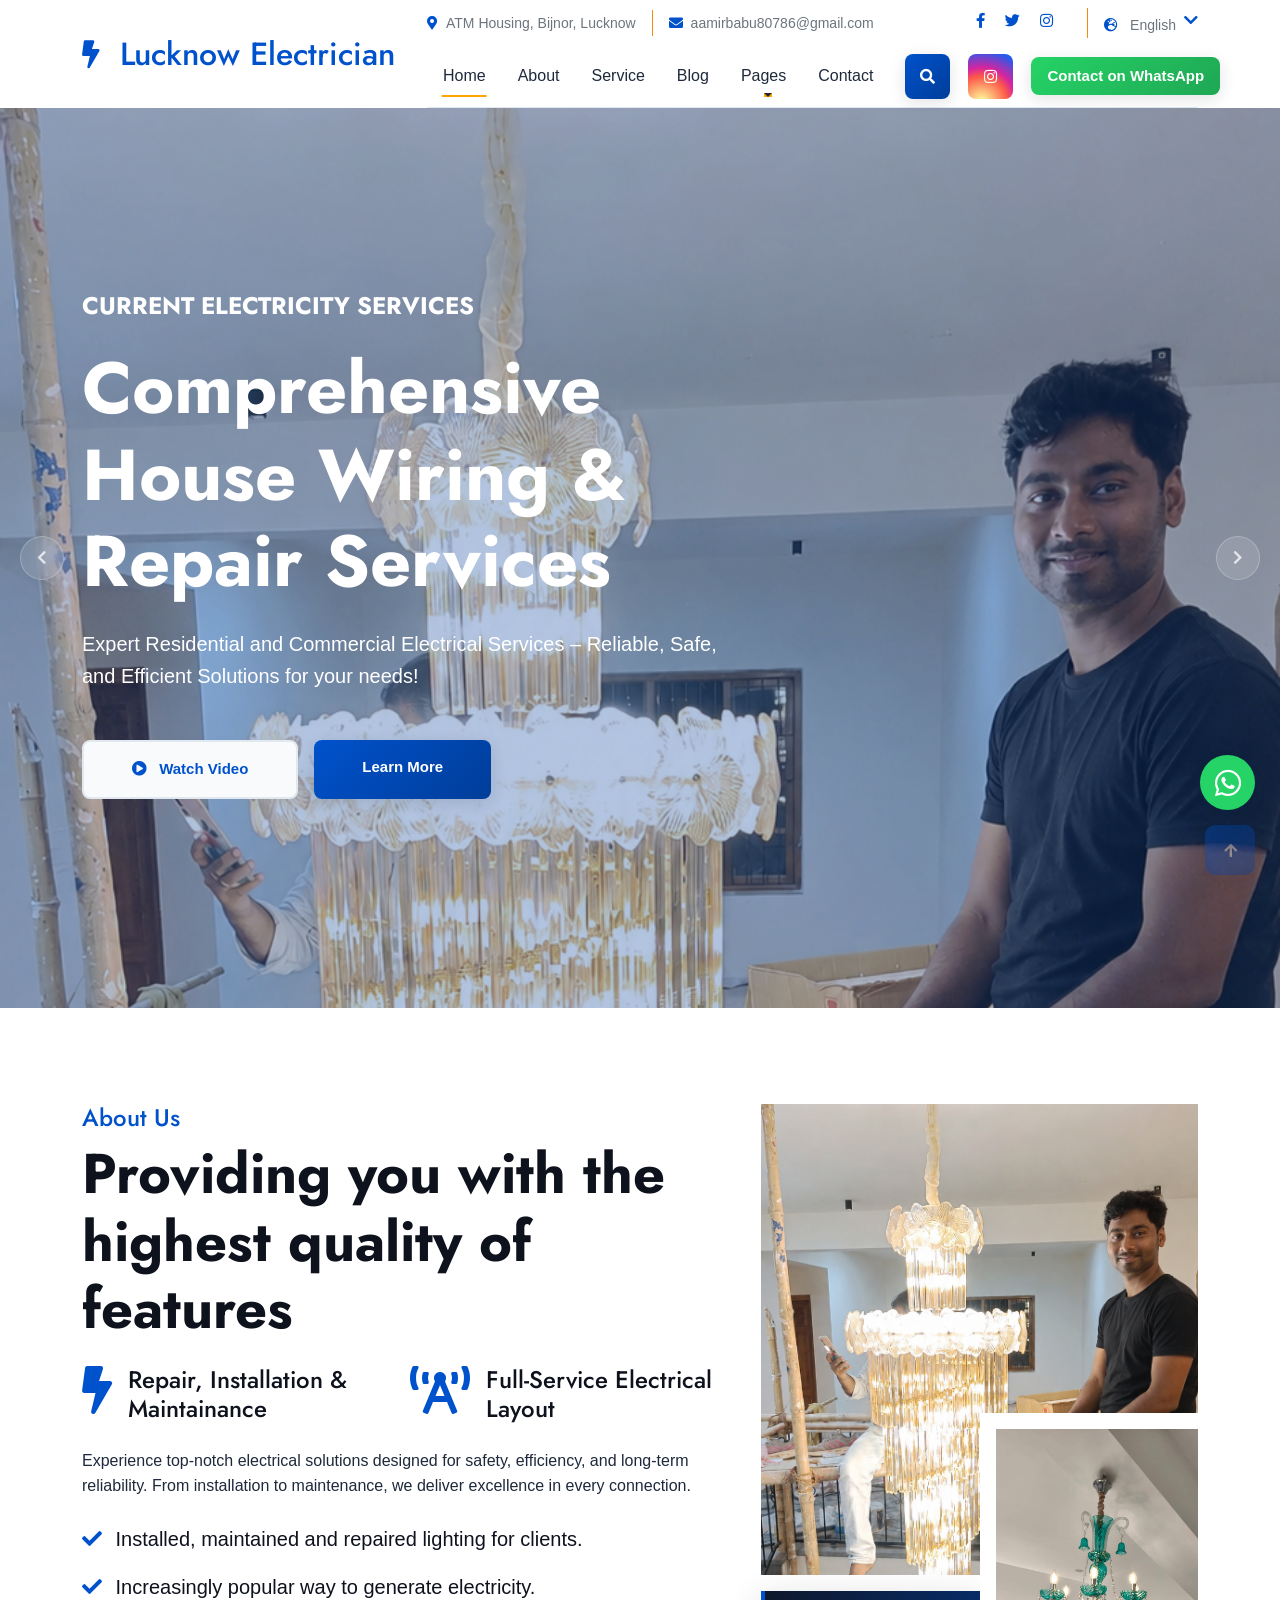
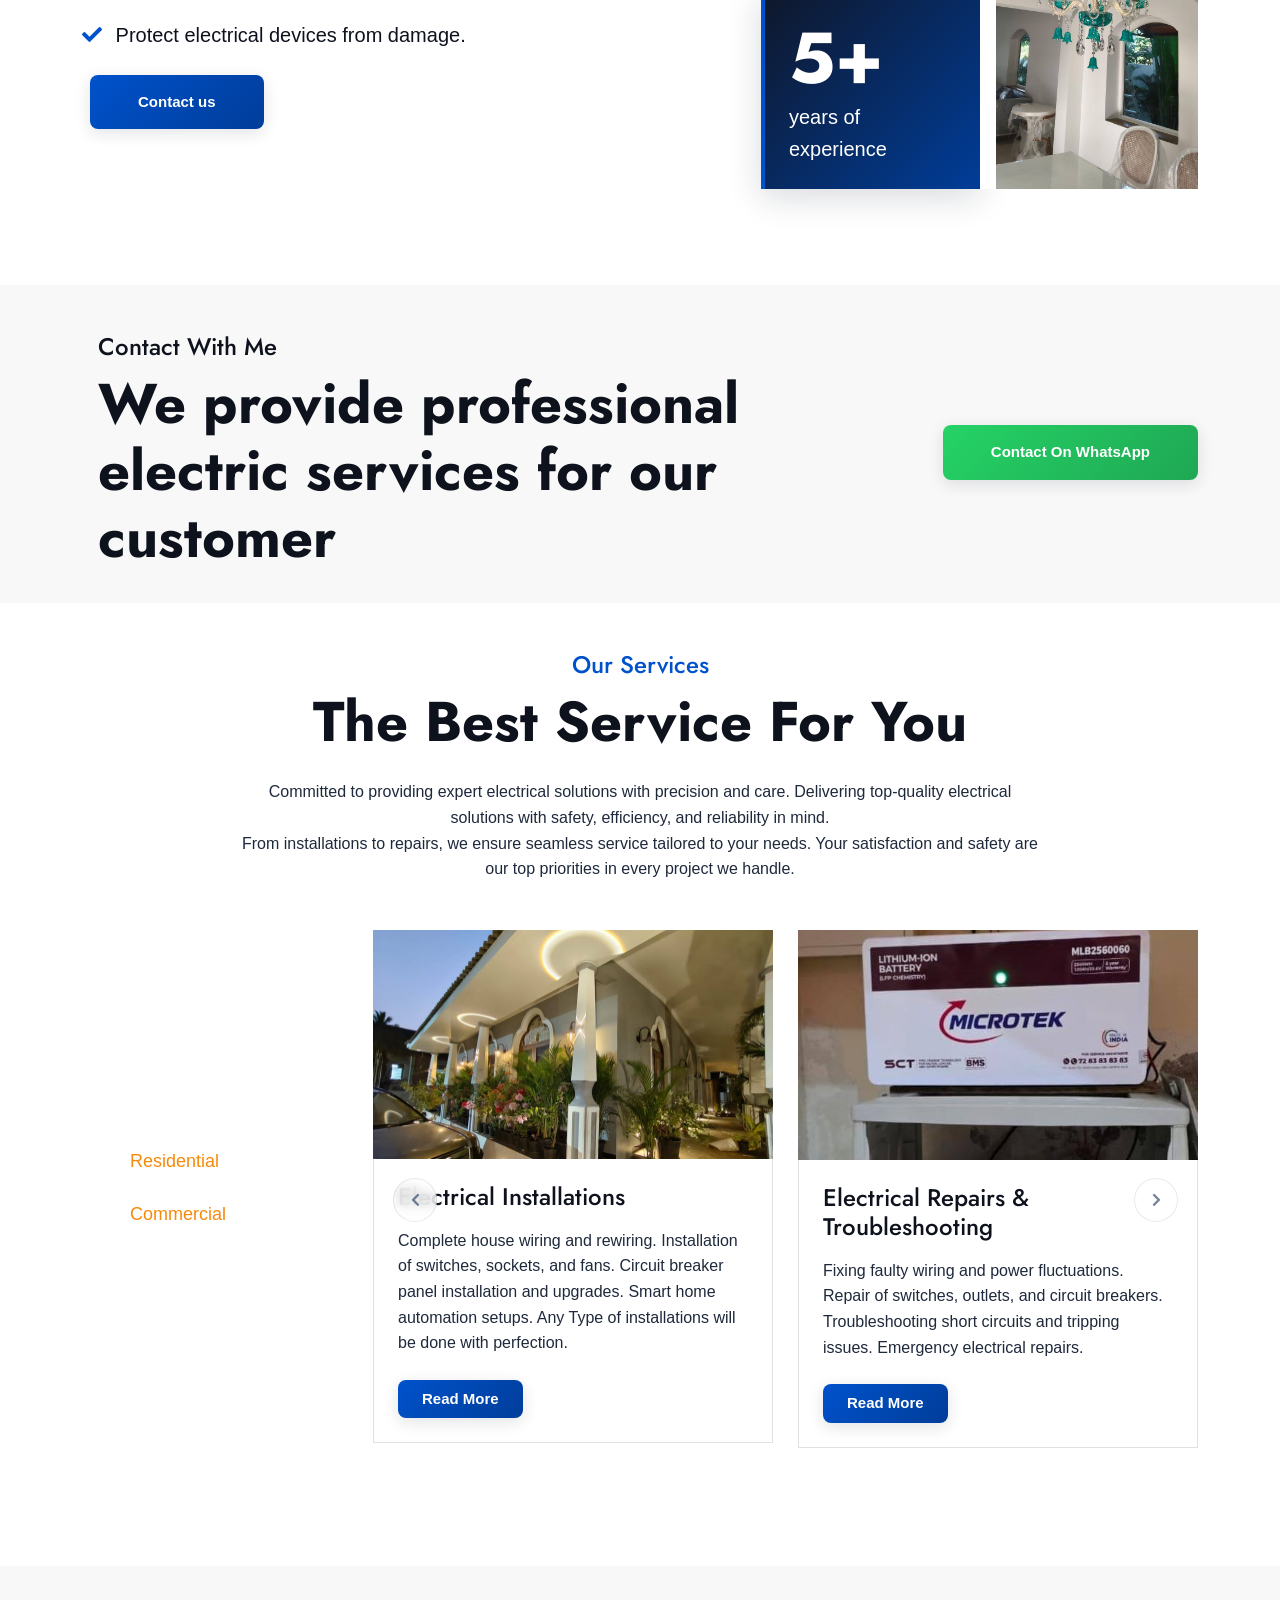
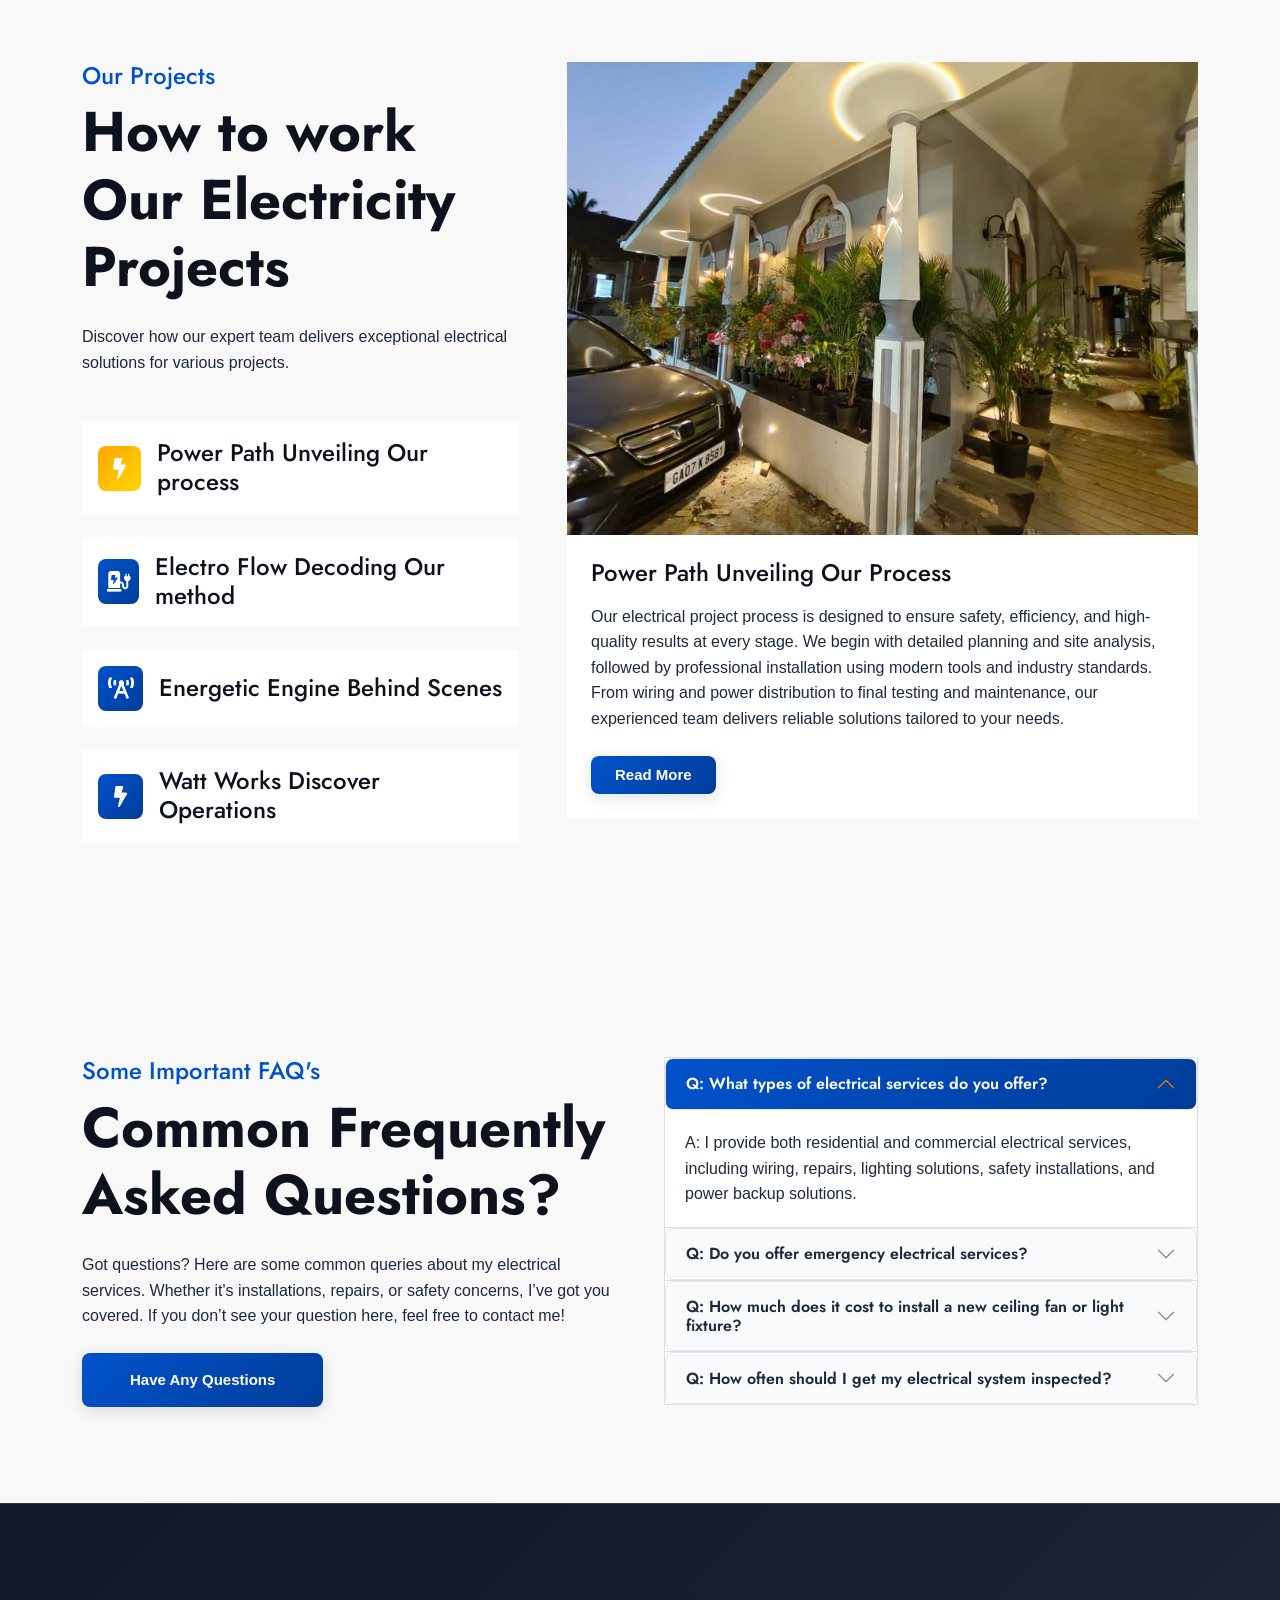
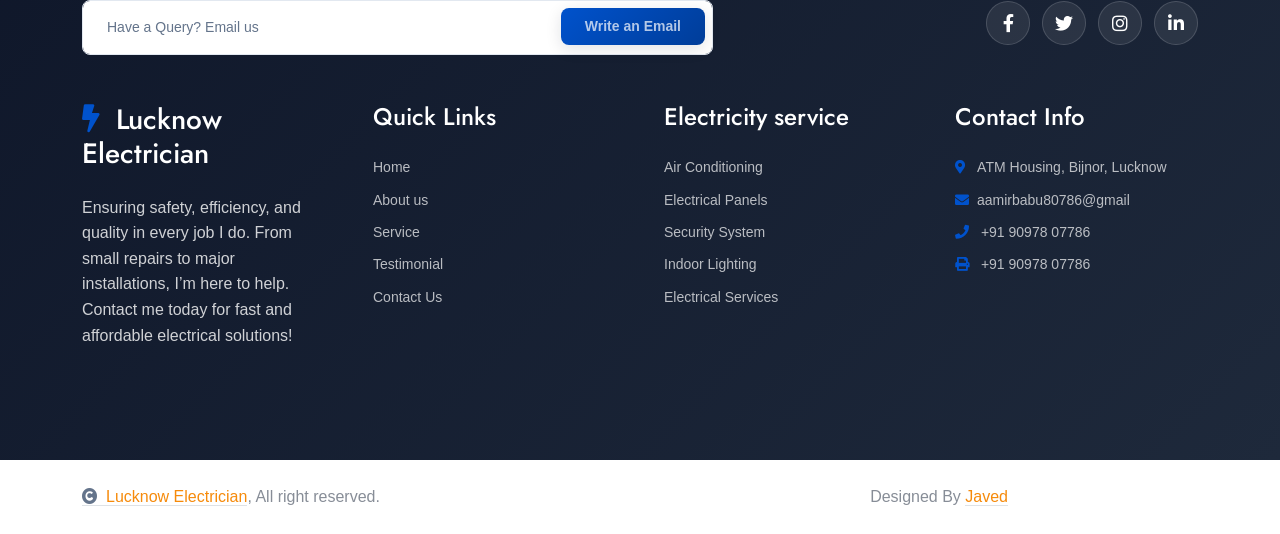
<file: electrical-website-template/index.html>
<!DOCTYPE html>
<html lang="en">

    <head>
        <meta charset="utf-8">
        <link rel="icon" type="image/png" href="my_img/favicon.png">
        <title>Lucknow Electrician</title>
        <meta content="width=device-width, initial-scale=1.0" name="viewport">
        <meta content="electrical services" name="keywords">
        <meta content="Lucknow Electrician - Professional electrical services for residential and commercial needs. Expert installations, repairs, and maintenance." name="description">

        <!-- Google Web Fonts -->
        <link rel="preconnect" href="https://fonts.googleapis.com">
        <link rel="preconnect" href="https://fonts.gstatic.com" crossorigin>
        <link href="https://fonts.googleapis.com/css2?family=Inter:wght@100..900&family=Edu+TAS+Beginner:wght@400..700&family=Jost:ital,wght@0,100..900;1,100..900&display=swap" rel="stylesheet">

        <!-- Icon Font Stylesheet -->
        <link rel="stylesheet" href="https://use.fontawesome.com/releases/v5.15.4/css/all.css"/>
        <link href="https://cdn.jsdelivr.net/npm/bootstrap-icons@1.4.1/font/bootstrap-icons.css" rel="stylesheet">

        <!-- Libraries Stylesheet -->
        <link rel="stylesheet" href="lib/animate/animate.min.css"/>
        <link href="lib/owlcarousel/assets/owl.carousel.min.css" rel="stylesheet">


        <!-- Customized Bootstrap Stylesheet -->
        <link href="css/bootstrap.min.css" rel="stylesheet">

        <!-- Template Stylesheet -->
        <link href="css/style.css" rel="stylesheet">
        
    </head>

    <body>

        <!-- Spinner Start -->
        <div id="spinner" class="show bg-white position-fixed translate-middle w-100 vh-100 top-50 start-50 d-flex align-items-center justify-content-center">
            <div class="spinner-border text-primary" style="width: 3rem; height: 3rem;" role="status">
                <span class="sr-only">Loading...</span>
            </div>
        </div>
        <!-- Spinner End -->

        

        <!-- Navbar & Hero Start -->
        <div class="container-fluid header-top">
            <div class="container d-flex align-items-center">
                <div class="header-logo-col d-none d-lg-flex align-items-center h-100">
                    <a href="index.html" class="navbar-brand">
                        <h2 class="text-primary mb-0"><i class="fas fa-bolt"></i> Lucknow Electrician</h2>
                        <!-- <img src="img/logo.png" alt="Logo"> -->
                    </a>
                </div>
                <div class="w-100 h-100">
                    <div class="topbar px-0 py-2 d-none d-lg-block">
                        <div class="row gx-0 align-items-center">
                            <div class="col-lg-8 text-center text-lg-center mb-lg-0">
                                <div class="d-flex flex-wrap">
                                    <div class="border-end border-primary pe-3">
                                        <a href="https://maps.app.goo.gl/Aq4Q6rjsmGBbPMMo7?g_st=it" class="text-muted small" target="_blank" rel="noopener noreferrer"><i class="fas fa-map-marker-alt text-primary me-2 "></i>ATM Housing, Bijnor, Lucknow</a>
                                    </div>
                                    <div class="ps-3">
                                        <a href="mailto:aamirbabu80786@gmail.com" class="text-muted small"><i class="fas fa-envelope text-primary me-2" target="_blank" rel="noopener noreferrer"></i>aamirbabu80786@gmail.com</a>
                                    </div>
                                </div>
                            </div>
                            <div class="col-lg-4 text-center text-lg-end">
                                <div class="d-flex justify-content-end">
                                    <div class="d-flex border-end border-primary pe-3">
                                        <a class="btn p-0 text-primary me-3" href="https://www.facebook.com/share/18v5zPVfRk/" target="_blank" rel="noopener noreferrer"><i class="fab fa-facebook-f"></i></a>
                                        <a class="btn p-0 text-primary me-3" href="#"><i class="fab fa-twitter"></i></a>
                                        <a class="btn p-0 text-primary me-3" href="https://www.instagram.com/electrician09090" target="_blank" rel="noopener noreferrer"><i class="fab fa-instagram"></i></a>
                                        <!-- <a class="btn p-0 text-primary me-0" href="#"><i class="fab fa-linkedin-in"></i></a> -->
                                    </div>
                                    <div class="dropdown ms-3">
                                        <a href="#" id="languageDropdown" class="dropdown-toggle text-white" data-bs-toggle="dropdown" data-bs-auto-close="true" aria-expanded="false"><small class="text-muted small"><i class="fas fa-globe-europe text-primary me-2"></i> English</small></a>
                                        <!-- <a href="#" class="dropdown-toggle text-white" data-bs-toggle="dropdown">
                                        <small class="text-white"><i class="fas fa-globe-europe text-primary me-2"></i> English</small>
                                        </a> -->
                                        
                                        <div class="dropdown-menu" aria-labelledby="languageDropdown">
                                            <a href="#" class="dropdown-item language-item" data-lang="English">English</a>
                                            <a href="#" class="dropdown-item language-item" data-lang="Hindi">Hindi</a>
                                            <a href="#" class="dropdown-item language-item" data-lang="Bangla">Bangla</a>
                                            <a href="#" class="dropdown-item language-item" data-lang="French">French</a>
                                            <a href="#" class="dropdown-item language-item" data-lang="Spanish">Spanish</a>
                                        </div>
                                    </div>
                                </div>
                            </div>
                        </div>
                    </div>
                    <div class="nav-bar px-0 py-lg-0">
                        <nav class="navbar navbar-expand-lg navbar-light">
                            <div class="navbar-brand-block d-lg-none">
                                <a href="index.html" class="navbar-brand navbar-brand-2">
                                    <h2 class="text-primary mb-0"><i class="fas fa-bolt"></i> Lucknow Electrician</h2>
                                </a>
                                <a href="https://maps.app.goo.gl/Aq4Q6rjsmGBbPMMo7?g_st=it" class="navbar-location-link" target="_blank" rel="noopener noreferrer">
                                    <i class="fas fa-map-marker-alt text-primary me-1"></i>ATM Housing, Bijnor, Lucknow
                                </a>
                            </div>
                            <div class="navbar-mobile-tools d-flex d-lg-none align-items-center gap-2 ms-auto flex-shrink-0">
                                <a href="https://wa.me/919097807786" class="btn btn-primary btn-sm whatsapp nav-whatsapp-link navbar-whatsapp-mobile" target="_blank" rel="noopener noreferrer" aria-label="Contact on WhatsApp">
                                    <i class="fab fa-whatsapp"></i><span class="navbar-whatsapp-text ms-1">WhatsApp</span>
                                </a>
                                <button class="navbar-toggler" type="button" data-bs-toggle="collapse" data-bs-target="#navbarCollapse" aria-controls="navbarCollapse" aria-expanded="false" aria-label="Toggle navigation">
                                    <span class="navbar-toggler-icon"></span>
                                </button>
                            </div>
                            <div class="collapse navbar-collapse" id="navbarCollapse">
                                <div class="navbar-nav mx-0 mx-lg-auto bg-white">
                                    <a href="index.html" class="nav-item nav-link active">Home</a>
                                    <a href="about.html" class="nav-item nav-link">About</a>
                                    <a href="service.html" class="nav-item nav-link">Service</a>
                                    <a href="blog.html" class="nav-item nav-link">Blog</a>
                                    <div class="nav-item dropdown">
                                        <a href="#" class="nav-link dropdown-toggle" data-bs-toggle="dropdown" aria-expanded="false">Pages</a>
                                        
                                        <div class="dropdown-menu">
                                            <a href="project.html" class="dropdown-item">Our projects</a>
                                            <!-- <a href="team.html" class="dropdown-item">Our team</a> -->
                                            <a href="testimonial.html" class="dropdown-item">Testimonial</a>
                                            <a href="404.html" class="dropdown-item">404 Page</a>
                                        </div>
                                    </div>
                                    <a href="contact.html" class="nav-item nav-link">Contact</a>
                                    <div class="nav-btn ps-3 d-flex align-items-center">
                                        <button class="btn-search btn btn-primary btn-md-square mb-lg-0 flex-shrink-0" data-bs-toggle="modal" data-bs-target="#searchModal"><i class="fas fa-search"></i></button>
                                        <a href="https://www.instagram.com/electrician09090" class="btn btn-instagram btn-md-square ms-2 flex-shrink-0" target="_blank" rel="noopener noreferrer"><i class="fab fa-instagram"></i></a>
                                        <a href="https://wa.me/919097807786" class="btn btn-primary py-2 px-3 ms-2 whatsapp nav-whatsapp-link d-none d-lg-inline-block" target="_blank" rel="noopener noreferrer">Contact on WhatsApp</a>
                                    </div>
                                </div>
                            </div>
                        </nav>
                    </div>
                </div>
            </div>
        </div>
        <!-- Navbar & Hero End -->

        <!-- Modal Search Start -->
        <div class="modal fade" id="searchModal" tabindex="-1" aria-labelledby="searchModalLabel" aria-hidden="true">
            <div class="modal-dialog modal-dialog-centered"> <!-- Changed from modal-fullscreen -->
                <div class="modal-content rounded-3"> <!-- Changed from rounded-0 to rounded-3 -->
                    <div class="modal-header">
                        <h5 class="modal-title" id="searchModalLabel">Search this site</h5>
                        <button type="button" class="btn-close" data-bs-dismiss="modal" aria-label="Close"></button>
                    </div>
                    <div class="modal-body">
                        <div class="input-group">
                            <input type="search" id="pageSearchInput" class="form-control p-3" placeholder="What are you looking for?" aria-describedby="search-button">
                            <button id="search-button" class="btn btn-primary input-group-text p-3" type="button">
                                <i class="fas fa-search"></i>
                            </button>
                        </div>
                        <div id="searchResults" class="mt-3 d-none"></div>
                    </div>
                </div>
            </div>
        </div>
        <!-- Modal Search End -->


        <!-- Carousel Start -->

        <!-- Desktop Carousel -->
        <div class="header-carousel-wrap header-carousel-desktop position-relative d-none d-lg-block">
            <div class="header-carousel owl-carousel">
            <div class="header-carousel-item carousel-item-1 hero-section">
                <div class="hero-bg-half-1"></div>
                <div class="hero-shape-1"></div>
                <div class="carousel-caption">
                    <div class="container">
                        <div class="row g-4 align-items-center">
                            <div class="col-lg-7 animated fadeInLeft">
                                <div class="text-center text-md-start">
                                    <h4 class="text-white text-uppercase fw-bold mb-4">Current Electricity Services</h4>
                                    <h1 class="display-2 text-white mb-4">Comprehensive House Wiring & Repair Services</h1>
                                    <p class="mb-5 fs-5">Expert Residential and Commercial Electrical Services – Reliable, Safe, and Efficient Solutions for your needs!</p>
                                    <div class="d-flex justify-content-center justify-content-md-start flex-shrink-0 mb-4">
                                        <a class="btn btn-light py-3 px-4 px-md-5 me-2" href="videos.html"><i class="fas fa-play-circle me-2"></i> Watch Video</a>
                                        <a class="btn btn-primary py-3 px-4 px-md-5 ms-2" href="videos.html">Learn More</a>
                                    </div>
                                </div>
                            </div>
                        </div>
                    </div>
                </div>
            </div>
            <div class="header-carousel-item carousel-item-2 hero-section">
                <div class="hero-bg-half-2"></div>
                <div class="hero-shape-2"></div>
                <div class="carousel-caption">
                    <div class="container">
                        <div class="row g-4 align-items-center">
                            <div class="col-lg-7 animated fadeInLeft">
                                <div class="text-center text-md-start">
                                    <h4 class="text-white text-uppercase fw-bold mb-4">Current Electricity Services</h4>
                                    <h1 class="display-2 text-white mb-4">Trusted Home Electrical Services</h1>
                                    <p class="mb-5 fs-5">Delivering seamless and efficient electrical solutions for homes and businesses. Your trusted partner for safe, reliable, and professional service!</p>
                                    <div class="d-flex justify-content-center justify-content-md-start flex-shrink-0 mb-4">
                                        <a class="btn btn-light py-3 px-4 px-md-5 me-2" href="videos.html"><i class="fas fa-play-circle me-2"></i> Watch Video</a>
                                        <a class="btn btn-primary py-3 px-4 px-md-5 ms-2" href="videos.html">Learn More</a>
                                    </div>
                                </div>
                            </div>
                        </div>
                    </div>
                </div>
            </div>
            </div>
            <button type="button" class="carousel-custom-nav carousel-custom-prev" aria-label="Previous slide">
                <i class="fas fa-chevron-left" aria-hidden="true"></i>
            </button>
            <button type="button" class="carousel-custom-nav carousel-custom-next" aria-label="Next slide">
                <i class="fas fa-chevron-right" aria-hidden="true"></i>
            </button>
        </div>

        <!-- Mobile Carousel -->
        <div class="header-carousel-wrap header-carousel-mobile position-relative d-block d-lg-none">
            <div class="header-carousel owl-carousel">
            <div class="header-carousel-item carousel-item-1 hero-section">
                <div class="hero-bg-half-1"></div>
                <div class="hero-shape-1"></div>
                <div class="carousel-caption">
                    <div class="container">
                        <div class="row g-4 align-items-center">
                            <div class="col-lg-7 animated fadeInLeft">
                                <div class="text-center text-md-start">
                                    <h4 class="text-white text-uppercase fw-bold mb-4">Current Electricity Services</h4>
                                    <h1 class="display-2 text-white mb-4">Comprehensive House Wiring & Repair Services</h1>
                                    <p class="mb-5 fs-5">Expert Residential and Commercial Electrical Services – Reliable, Safe, and Efficient Solutions for your needs!</p>
                                    <div class="d-flex justify-content-center justify-content-md-start flex-shrink-0 mb-4">
                                        <a class="btn btn-light py-3 px-4 px-md-5 me-2" href="videos.html"><i class="fas fa-play-circle me-2"></i> Watch Video</a>
                                        <a class="btn btn-primary py-3 px-4 px-md-5 ms-2" href="videos.html">Learn More</a>
                                    </div>
                                </div>
                            </div>
                        </div>
                    </div>
                </div>
            </div>
            <div class="header-carousel-item carousel-item-2 hero-section">
                <div class="hero-bg-half-2"></div>
                <div class="hero-shape-2"></div>
                <div class="carousel-caption">
                    <div class="container">
                        <div class="row g-4 align-items-center">
                            <div class="col-lg-7 animated fadeInLeft">
                                <div class="text-center text-md-start">
                                    <h4 class="text-white text-uppercase fw-bold mb-4">Current Electricity Services</h4>
                                    <h1 class="display-2 text-white mb-4">Trusted Home Electrical Services</h1>
                                    <p class="mb-5 fs-5">Delivering seamless and efficient electrical solutions for homes and businesses. Your trusted partner for safe, reliable, and professional service!</p>
                                    <div class="d-flex justify-content-center justify-content-md-start flex-shrink-0 mb-4">
                                        <a class="btn btn-light py-3 px-4 px-md-5 me-2" href="videos.html"><i class="fas fa-play-circle me-2"></i> Watch Video</a>
                                        <a class="btn btn-primary py-3 px-4 px-md-5 ms-2" href="videos.html">Learn More</a>
                                    </div>
                                </div>
                            </div>
                        </div>
                    </div>
                </div>
            </div>
            </div>
            <button type="button" class="carousel-custom-nav carousel-custom-prev" aria-label="Previous slide">
                <i class="fas fa-chevron-left" aria-hidden="true"></i>
            </button>
            <button type="button" class="carousel-custom-nav carousel-custom-next" aria-label="Next slide">
                <i class="fas fa-chevron-right" aria-hidden="true"></i>
            </button>
        </div>

        <!-- Carousel End -->


        <!-- About Start -->
        <div class="container-fluid about py-5">
            <div class="container py-5">
                <div class="row g-5">
                    <div class="col-lg-7 wow fadeInLeft" data-wow-delay="0.2s">
                        <div class="h-100">
                            <h4 class="text-primary">About Us</h4>
                            <h1 class="display-4 mb-4">Providing you with the highest quality of features</h1>
                            <div class="row g-4 mb-4">
                                <div class="col-md-6">
                                    <a href="#" class="d-flex text-primary">
                                        <span class="fas fa-bolt fa-3x me-3"></span>
                                        <h4 class="mb-0">Repair, Installation & Maintainance </h4>
                                    </a>
                                </div>
                                <div class="col-md-6">
                                    <a href="#" class="d-flex text-primary">
                                        <span class="fas fa-broadcast-tower fa-3x me-3"></span>
                                        <h4 class="mb-0">Full-Service Electrical Layout</h4>
                                    </a>
                                </div>
                            </div>
                            <p class="mb-4">Experience top-notch electrical solutions designed for safety, efficiency, and long-term reliability. From installation to maintenance, we deliver excellence in every connection.</p>
                            <div class="text-dark mb-4">
                                <p class="fs-5"><span class="fa fa-check text-primary me-2"></span> Installed, maintained and repaired lighting for clients.</p>
                                <p class="fs-5"><span class="fa fa-check text-primary me-2"></span> Increasingly popular way to generate electricity.</p>
                                <p class="fs-5"><span class="fa fa-check text-primary me-2"></span> Protect electrical devices from damage.</p>
                            </div>
                            <!-- Mobile Contact Button (Dials Number) -->
                            <a class="btn btn-primary py-3 px-4 px-md-5 ms-2 d-lg-none" href="tel:+919097807786">Contact us</a>
                            <!-- Desktop Contact Button (Opens WhatsApp Chat) -->
                            <a class="btn btn-primary py-3 px-4 px-md-5 ms-2 d-none d-lg-inline-block" href="https://wa.me/919097807786" target="_blank" rel="noopener noreferrer">Contact us</a>
                        </div>
                    </div>
                    <div class="col-lg-5 wow fadeInRight" data-wow-delay="0.2s">
                        <div class="position-relative h-100">
                            <img src="my_img/jhalar_main.png" class="img-fluid w-100 h-100" style="object-fit: cover;" alt="">
                            <div class="bg-white">
                                <div class="position-absolute pt-3 bg-white" style="width: 50%; left: 0; bottom: 0;">
                                    <div class="experience-box p-4">
                                        <h4 class="display-2 mb-0">5+</h4>
                                        <p class="text-white fs-5 mb-0">years of experience</p>
                                    </div>
                                </div>
                                <div class="position-absolute p-3 bg-white pb-0 pe-0" style="width: 50%; bottom: 0; right: 0;">
                                    <img src="my_img/4.jpg" class="img-fluid" alt="">
                                </div>
                            </div>
                        </div>
                    </div>
                </div>
            </div>
        </div>
        <!-- About End -->


        <!-- Banner Start -->
         <div class="container-fluid banner bg-light pt-3 pb-0 wow zoomIn bg-blue" data-wow-delay="0.2s">
            <div class="banner-design-1"></div>
            <div class="banner-design-2"></div>
            <div class="container py-3">
                <div class="row g-5">
                    <div class="col-lg-8">
                        <div class="p-3">
                            <h4 class="text-black">Contact With Me</h4>
                            <h1 class="display-4 text-black mb-0">We provide professional electric services for our customer</h1>
                        </div>
                    </div>
                    <div class="col-lg-4">
                        <div class="d-flex align-items-center justify-content-lg-end h-100">
                            <a class="btn btn-primary py-3 px-2 px-md-5 ms-4 whatsapp" target="_blank" href="https://wa.me/919097807786">Contact On WhatsApp</a>
                        </div>
                    </div>
                </div>
            </div>
         </div>
        <!-- Banner End -->


        <!-- Services Start -->
        <div class="container-fluid service pt-0 pb-5">
            <div class="container py-5">
                <div class="d-flex flex-column mx-auto text-center mb-5 wow fadeInUp" data-wow-delay="0.2s" style="max-width: 800px;">
                    <h4 class="text-primary">Our Services</h4>
                    <h1 class="display-4 mb-4">The Best Service For You</h1>
                    <p class="mb-0"> Committed to providing expert electrical solutions with precision and care. 
                    Delivering top-quality electrical solutions with safety, efficiency, and reliability in mind.
                    <br>From installations to repairs, we ensure seamless service tailored to your needs.
                    Your satisfaction and safety are our top priorities in every project we handle.
                    </p>
                </div>
                <div class="row g-5 align-items-center">
                    <div class="col-lg-3 wow fadeInLeft" data-wow-delay="0.2s">
                        <ul class="nav">
                            <li class="nav-item me-lg-0 mb-4">
                                <a class="py-3 px-5 active" data-bs-toggle="pill" href="#ServiceTab-1">
                                    <span style="font-size: 18px; font-weight: 500;">Residential</span>
                                </a>
                            </li>
                            <li class="nav-item me-lg-0 mb-4">
                                <a class="py-3 px-5" data-bs-toggle="pill" href="#ServiceTab-2">
                                    <span style="font-size: 18px; font-weight: 500;">Commercial</span>
                                </a>
                            </li>
                        </ul>
                    </div>
                    <div class="col-lg-9 wow fadeInRight" data-wow-delay="0.3s">
                        <div class="tab-content">
                            <div id="ServiceTab-1" class="tab-pane fade show p-0 active">
                                <div class="service-carousel owl-carousel">
                                    <div class="service-item">
                                        <img src="my_img/3_min.jpg" class="img-fluid w-100" alt="">
                                        <div class="border border-top-0 p-4">
                                            <h4 class="mb-3">Electrical Installations</h4>
                                            <p class="mb-4">
                                                Complete house wiring and rewiring. Installation of switches, sockets, and fans. Circuit breaker panel installation and upgrades. Smart home automation setups. Any Type of installations will be done with perfection.
                                            </p>
                                            <a class="btn btn-primary py-2 px-4" href="videos.html">Read More</a>
                                        </div>
                                    </div>
                                    <div class="service-item">
                                        <img src="my_img/6_min.jpg" class="img-fluid w-100" alt="">
                                        <div class="border border-top-0 p-4">
                                            <h4 class="mb-3">Electrical Repairs & Troubleshooting</h4>
                                            <p class="mb-4"> 
                                                Fixing faulty wiring and power fluctuations. Repair of switches, outlets, and circuit breakers. Troubleshooting short circuits and tripping issues. Emergency electrical repairs.
                                            </p>
                                            <a class="btn btn-primary py-2 px-4" href="videos.html">Read More</a>
                                        </div>
                                    </div>
                                    <div class="service-item">
                                        <img src="my_img/8_min.jpg" class="img-fluid w-100" alt="">
                                        <div class="border border-top-0 p-4">
                                            <h4 class="mb-3">Safety & Security Solutions</h4>
                                            <p class="mb-4">
                                                Installation of safety devices (MCB, RCCB, surge protectors). Earthing and grounding solutions. CCTV and security system wiring. Fire and smoke detector installation. Any Type of security equipments will be installed with perfection.
                                            </p>
                                            <a class="btn btn-primary py-2 px-4" href="videos.html">Read More</a>
                                        </div>
                                    </div>
                                    <div class="service-item">
                                        <img src="my_img/4_min.jpg" class="img-fluid w-100" alt="">
                                        <div class="border border-top-0 p-4">
                                            <h4 class="mb-3">Appliance & Equipment Wiring</h4>
                                            <p class="mb-4">
                                                Geyser, AC, and water pump wiring. Kitchen appliances wiring (microwave, induction, chimney). Home entertainment system setup (TV, home theater). Internet and telephone cabling.
                                            </p>
                                            <a class="btn btn-primary py-2 px-4" href="videos.html">Read More</a>
                                        </div>
                                    </div>
                                </div>
                            </div>
                            <div id="ServiceTab-2" class="tab-pane fade show p-0">
                                <div class="service-carousel owl-carousel">
                                    <div class="service-item">
                                        <img src="my_img/15_min.jpg" class="img-fluid w-100" alt="">
                                        <div class="border border-top-0 p-4">
                                            <h4 class="mb-3">Electrical Installations</h4>
                                            <p class="mb-4">
                                            Wiring and rewiring for offices, shops, and buildings. Installation of electrical panels and circuit breakers. New construction electrical work. Energy-efficient lighting solutions. Any Type of installations will be done with perfection.
                                            </p>
                                            <a class="btn btn-primary py-2 px-4" href="videos.html">Read More</a>
                                        </div>
                                    </div>
                                    <div class="service-item">
                                        <img src="my_img/11_min.jpg" class="img-fluid w-100" alt="">
                                        <div class="border border-top-0 p-4">
                                            <h4 class="mb-3">Lighting Solutions</h4>
                                            <p class="mb-4">
                                            LED lighting upgrades for energy efficiency. Office and showroom lighting installations. Outdoor and parking lot lighting. Motion sensor and security lighting.
                                            </p>
                                            <a class="btn btn-primary py-2 px-4" href="videos.html">Read More</a>
                                        </div>
                                    </div>

                                    <div class="service-item">
                                        <img src="my_img/1_min.jpg" class="img-fluid w-100" alt="">
                                        <div class="border border-top-0 p-4">
                                            <h4 class="mb-3">Electrical Repairs & Maintenance</h4>
                                            <p class="mb-4">
                                            Troubleshooting and fixing electrical issues. Preventive maintenance for commercial buildings. Repair of circuit breakers, fuses, and wiring. Emergency electrical repairs.
                                            We are here for your all kinds of repairs and maintenance.
                                            </p>
                                            <a class="btn btn-primary py-2 px-4" href="videos.html">Read More</a>
                                        </div>
                                    </div>
                                    
                                    <div class="service-item">
                                        <img src="my_img/2_min.jpg" class="img-fluid w-100" alt="">
                                        <div class="border border-top-0 p-4">
                                            <h4 class="mb-3">Safety & Security Solutions</h4>
                                            <p class="mb-4">
                                            Installation of safety devices (MCB, RCCB, surge protectors). Earthing and grounding solutions. CCTV and security system wiring. Fire and smoke detector installation.
                                            </p>
                                            <a class="btn btn-primary py-2 px-4" href="videos.html">Read More</a>
                                        </div>
                                    </div>

                                    
                                </div>
                            </div>
                            <!-- <div id="ServiceTab-3" class="tab-pane fade show p-0">
                                <div class="service-carousel owl-carousel">
                                    <div class="service-item">
                                        <img src="img/industrial-1.jpg" class="img-fluid w-100" alt="">
                                        <div class="border border-top-0 p-4">
                                            <h4 class="mb-3">Factory Manufacture</h4>
                                            <p class="mb-4">Lorem ipsum dolor, sit amet consectetur adipisicing elit. Exercitationem, beatae ex. Id esse autem ratione vero cupiditate tempora recusandae est!
                                            </p>
                                            <a class="btn btn-primary py-2 px-4" href="videos.html">Read More</a>
                                        </div>
                                    </div>
                                    <div class="service-item">
                                        <img src="img/industrial-2.jpg" class="img-fluid w-100" alt="">
                                        <div class="border border-top-0 p-4">
                                            <h4 class="mb-3">General Electrical</h4>
                                            <p class="mb-4">Lorem ipsum dolor, sit amet consectetur adipisicing elit. Exercitationem, beatae ex. Id esse autem ratione vero cupiditate tempora recusandae est!
                                            </p>
                                            <a class="btn btn-primary py-2 px-4" href="videos.html">Read More</a>
                                        </div>
                                    </div>
                                    <div class="service-item">
                                        <img src="img/industrial-3.jpg" class="img-fluid w-100" alt="">
                                        <div class="border border-top-0 p-4">
                                            <h4 class="mb-3">Electrical Planing</h4>
                                            <p class="mb-4">Lorem ipsum dolor, sit amet consectetur adipisicing elit. Exercitationem, beatae ex. Id esse autem ratione vero cupiditate tempora recusandae est!
                                            </p>
                                            <a class="btn btn-primary py-2 px-4" href="videos.html">Read More</a>
                                        </div>
                                    </div>
                                </div>
                            </div> -->
                        </div>
                    </div>
                </div>
            </div>
        </div>
        <!-- Services End -->

        <!-- Projects Start -->
        <div class="container-fluid projects bg-light py-5">
            <div class="container py-5">
                <div class="row g-5">
                    <div class="col-lg-5 wow fadeInLeft" data-wow-delay="0.2s">
                        <div>
                            <h4 class="text-primary">Our Projects</h4>
                            <h1 class="display-4 mb-4">How to work Our Electricity Projects</h1>
                            <p class="mb-5">Discover how our expert team delivers exceptional electrical solutions for various projects.</p>
                            <ul class="nav">
                                <li class="nav-item bg-white mb-4 w-100">
                                    <a class="d-flex align-items-center h4 mb-0 p-3 active" data-bs-toggle="pill" href="#ProjectsTab-1">
                                        <div class="projects-icon btn-md-square bg-primary text-white me-3"><span class="fas fa-bolt small"></span></div><span>Power Path Unveiling Our process</span>
                                    </a>
                                </li>
                                <li class="nav-item bg-white mb-4 w-100">
                                    <a class="d-flex align-items-center h4 mb-0 p-3" data-bs-toggle="pill" href="#ProjectsTab-2">
                                        <div class="projects-icon btn-md-square bg-primary text-white me-3"><span class="fas fa-charging-station small"></span></div><span>Electro Flow Decoding Our method</span>
                                    </a>
                                </li>
                                <li class="nav-item bg-white mb-4 w-100">
                                    <a class="d-flex align-items-center h4 mb-0 p-3" data-bs-toggle="pill" href="#ProjectsTab-3">
                                        <div class="projects-icon btn-md-square bg-primary text-white me-3"><span class="fas fa-broadcast-tower small"></span></div><span>Energetic Engine Behind Scenes</span>
                                    </a>
                                </li>
                                <li class="nav-item bg-white mb-4 w-100">
                                    <a class="d-flex align-items-center h4 mb-0 p-3" data-bs-toggle="pill" href="#ProjectsTab-4">
                                        <div class="projects-icon btn-md-square bg-primary text-white me-3"><span class="fas fa-bolt small"></span></div><span>Watt Works Discover Operations</span>
                                    </a>
                                </li>
                            </ul>
                        </div>
                    </div>
                    <div class="col-lg-7 wow fadeInRight" data-wow-delay="0.2s">
                        <div class="tab-content">
                            <div id="ProjectsTab-1" class="tab-pane fade show p-0 active">
                                <div class="projects-item">
                                    <img src="my_img/3.jpg" class="img-fluid w-100" alt="">
                                    <div class="projects-content bg-white p-4">
                                        <h4 class="mb-3">Power Path Unveiling Our Process</h4>
                                        <p class="mb-4">
                                        Our electrical project process is designed to ensure safety, efficiency, and high-quality results at every stage. We begin with detailed planning and site analysis, followed by professional installation using modern tools and industry standards. From wiring and power distribution to final testing and maintenance, our experienced team delivers reliable solutions tailored to your needs.
                                        </p>
                                        <a class="btn btn-primary py-2 px-4" href="#">Read More</a>
                                    </div>
                                </div>
                            </div>
                            <div id="ProjectsTab-2" class="tab-pane fade show p-0">
                                <div class="projects-item">
                                    <img src="my_img/1.jpg" class="img-fluid w-100" alt="">
                                    <div class="projects-content bg-white p-4">
                                        <h4 class="mb-3">Electro Flow Decoding Our Method</h4>
                                        <p class="mb-4">
                                            We follow a streamlined and professional approach to every electrical project, ensuring precision, safety, and long-lasting performance. Our process includes careful design planning, high-quality electrical installations, system testing, and ongoing support to provide dependable and energy-efficient solutions for every client.
                                        </p>
                                        <a class="btn btn-primary py-2 px-4" href="#">Read More</a>
                                    </div>
                                </div>
                            </div>
                            <div id="ProjectsTab-3" class="tab-pane fade show p-0">
                                <div class="projects-item">
                                    <img src="my_img/2_min.jpg" class="img-fluid w-100" alt="">
                                    <div class="projects-content bg-white p-4">
                                        <h4 class="mb-3">Energetic Engine Behind the Scenes</h4>
                                            <p class="mb-4">
                                                Behind every successful electrical project is a dedicated team committed to quality, innovation, and safety. We combine technical expertise with modern equipment to manage every detail efficiently, ensuring smooth execution, reliable performance, and customer satisfaction from start to finish.
                                            </p>
                                        <a class="btn btn-primary py-2 px-4" href="#">Read More</a>
                                    </div>
                                </div>
                            </div>
                            <div id="ProjectsTab-4" class="tab-pane fade show p-0">
                                <div class="projects-item">
                                    <img src="my_img/4_min.jpg" class="img-fluid w-100" alt="">
                                    <div class="projects-content bg-white p-4">
                                        <h4 class="mb-4">Watt Works Discover Our Operations</h4>
                                        <p class="mb-4">
                                            Our operations are focused on delivering efficient, safe, and dependable electrical services for every project. From system design and electrical installations to inspections and maintenance, we ensure each task is completed with precision, advanced technology, and industry-standard practices.
                                        </p>
                                        <a class="btn btn-primary py-2 px-4" href="#">Read More</a>
                                    </div>
                                </div>
                            </div>
                        </div>
                    </div>
                </div>
            </div>
        </div>
        <!-- Projects End -->


        <!-- Blog Start -->
         <!-- <div class="container-fluid blog py-5">
            <div class="container py-5">
                <div class="d-flex flex-column mx-auto text-center mb-5 wow fadeInUp" data-wow-delay="0.2s" style="max-width: 800px;">
                    <h4 class="text-primary">Our Blog</h4>
                    <h1 class="display-4 mb-4">Electricity News & Updates</h1>
                    <p class="mb-0">Stay informed with the latest tips, guides, and updates on electrical safety, energy efficiency, and modern installations from our experienced team.
                    </p>
                </div>
                <div class="row g-4">
                    <div class="col-lg-4 wow fadeInUp" data-wow-delay="0.2s">
                        <div class="blog-item">
                            <div class="blog-img">
                                <img src="my_img/1.jpg" class="img-fluid w-100" alt="">
                            </div>
                            <div class="blog-heading ms-4">
                                <a href="#" class="h4 mb-0 p-4">Electrical Safety Tips for Your Household</a>
                            </div>
                            <div class="blog-content bg-light p-4">
                                <div class="d-flex justify-content-between mb-4">
                                    <p class="mb-0 small"><i class="fa fa-calendar me-2"></i> April 2,2025</p>
                                    <p class="mb-0 small"><i class="fa fa-tag me-2"></i> Safety</p>
                                </div>
                                <p class="mb-4">Ensure your home remains safe with our essential checklist. From inspecting old power cords to understanding circuit breaker loads, learn how to prevent common hazards.
                                </p>
                                <a class="btn btn-primary py-2 px-4" href="#">Learn More</a>
                            </div>
                        </div>
                    </div>
                    <div class="col-lg-4 wow fadeInUp" data-wow-delay="0.4s">
                        <div class="blog-item">
                            <div class="blog-img">
                                <img src="my_img/2_min.jpg" class="img-fluid w-100" alt="">
                            </div>
                            <div class="blog-heading ms-4">
                                <a href="#" class="h4 mb-0 p-4">Why Upgrade to Energy-Efficient LED Lighting</a>
                            </div>
                            <div class="blog-content bg-light p-4">
                                <div class="d-flex justify-content-between mb-4">
                                    <p class="mb-0 small"><i class="fa fa-calendar me-2"></i> April 2,2025</p>
                                    <p class="mb-0 small"><i class="fa fa-tag me-2"></i> Lighting</p>
                                </div>
                                <p class="mb-4">Switching to LED lighting is one of the easiest ways to cut down on electricity bills. Discover the benefits of modern LED upgrades for superior illumination.
                                </p>
                                <a class="btn btn-primary py-2 px-4" href="#">Learn More</a>
                            </div>
                        </div>
                    </div>
                    <div class="col-lg-4 wow fadeInUp" data-wow-delay="0.6s">
                        <div class="blog-item">
                            <div class="blog-img">
                                <img src="my_img/3.jpg" class="img-fluid w-100" alt="">
                            </div>
                            <div class="blog-heading ms-4">
                                <a href="#" class="h4 mb-0 p-4">Understanding Circuit Breakers and Upgrades</a>
                            </div>
                            <div class="blog-content bg-light p-4">
                                <div class="d-flex justify-content-between mb-4">
                                    <p class="mb-0 small"><i class="fa fa-calendar me-2"></i> April 2,2025</p>
                                    <p class="mb-0 small"><i class="fa fa-tag me-2"></i> Maintenance</p>
                                </div>
                                <p class="mb-4">Do your lights flicker when you turn on large appliances? It might be time for a panel upgrade. Learn how circuit breakers protect your home and when to call a professional.
                                </p>
                                <a class="btn btn-primary py-2 px-4" href="#">Learn More</a>
                            </div>
                        </div>
                    </div>
                </div>
            </div>
         </div> -->
        <!-- Blog End -->

        <!-- Team Start -->
        <!-- <div class="container-fluid team pb-5 pt-5">
            <div class="container pb-5">
                <div class="d-flex flex-column mx-auto text-center mb-5 wow fadeInUp" data-wow-delay="0.2s" style="max-width: 800px;">
                    <h3 class="text-primary ">Our Team</h3>
                    <h1 class="display-4 mb-4">Expert Professionals at Your Service</h1>
                    <p class="mb-0">Our team consists of certified and highly experienced electricians dedicated to providing safe, reliable, and efficient electrical solutions. We take pride in our workmanship and strive for excellence in every residential and commercial project we undertake.
                    </p>
                </div>
                <div class="row g-4">
                    <div class="col-md-6 col-lg-3 wow fadeInUp" data-wow-delay="0.2s">
                        <div class="team-item">
                            <div class="team-img">
                                <img src="img/team-1.jpg" class="img-fluid w-100" alt="">
                                <div class="team-icon d-flex justify-content-center gap-2">
                                    <a class="btn btn-square btn-primary" href="https://www.facebook.com/share/18v5zPVfRk/" target="_blank" rel="noopener noreferrer"><i class="fab fa-facebook-f"></i></a>
                                    <a class="btn btn-square btn-primary" href=""><i class="fab fa-twitter"></i></a>
                                    <a class="btn btn-square btn-primary" href=""><i class="fab fa-instagram"></i></a>
                                    <a class="btn btn-square btn-primary" href=""><i class="fab fa-linkedin-in"></i></a>
                                </div>
                            </div>
                            <div class="team-content bg-light text-center p-4">
                                <h4>Shoaib Bashir</h4>
                                <p class="mb-0">Residential Electrician</p>
                            </div>
                        </div>
                    </div>
                    <div class="col-md-6 col-lg-3 wow fadeInUp" data-wow-delay="0.4s">
                        <div class="team-item">
                            <div class="team-img">
                                <img src="img/team-2.jpg" class="img-fluid w-100" alt="">
                                <div class="team-icon d-flex justify-content-center gap-2">
                                    <a class="btn btn-square btn-primary" href="https://www.facebook.com/share/18v5zPVfRk/" target="_blank" rel="noopener noreferrer"><i class="fab fa-facebook-f"></i></a>
                                    <a class="btn btn-square btn-primary" href=""><i class="fab fa-twitter"></i></a>
                                    <a class="btn btn-square btn-primary" href=""><i class="fab fa-instagram"></i></a>
                                    <a class="btn btn-square btn-primary" href=""><i class="fab fa-linkedin-in"></i></a>
                                </div>
                            </div>
                            <div class="team-content bg-light text-center p-4">
                                <h4>Shoaib Bashir</h4>
                                <p class="mb-0">Commercial Electrician</p>
                            </div>
                        </div>
                    </div>
                    <div class="col-md-6 col-lg-3 wow fadeInUp" data-wow-delay="0.6s">
                        <div class="team-item">
                            <div class="team-img">
                                <img src="img/team-3.jpg" class="img-fluid w-100" alt="">
                                <div class="team-icon d-flex justify-content-center gap-2">
                                    <a class="btn btn-square btn-primary" href="https://www.facebook.com/share/18v5zPVfRk/" target="_blank" rel="noopener noreferrer"><i class="fab fa-facebook-f"></i></a>
                                    <a class="btn btn-square btn-primary" href=""><i class="fab fa-twitter"></i></a>
                                    <a class="btn btn-square btn-primary" href=""><i class="fab fa-instagram"></i></a>
                                    <a class="btn btn-square btn-primary" href=""><i class="fab fa-linkedin-in"></i></a>
                                </div>
                            </div>
                            <div class="team-content bg-light text-center p-4">
                                <h4>Shoaib Bashir</h4>
                                <p class="mb-0">Industrial Electrician</p>
                            </div>
                        </div>
                    </div>
                    <div class="col-md-6 col-lg-3 wow fadeInUp" data-wow-delay="0.8s">
                        <div class="team-item">
                            <div class="team-img">
                                <img src="img/team-4.jpg" class="img-fluid w-100" alt="">
                                <div class="team-icon d-flex justify-content-center gap-2">
                                    <a class="btn btn-square btn-primary" href="https://www.facebook.com/share/18v5zPVfRk/" target="_blank" rel="noopener noreferrer"><i class="fab fa-facebook-f"></i></a>
                                    <a class="btn btn-square btn-primary" href=""><i class="fab fa-twitter"></i></a>
                                    <a class="btn btn-square btn-primary" href=""><i class="fab fa-instagram"></i></a>
                                    <a class="btn btn-square btn-primary" href=""><i class="fab fa-linkedin-in"></i></a>
                                </div>
                            </div>
                            <div class="team-content bg-light text-center p-4">
                                <h4>Shoaib Bashir</h4>
                                <p class="mb-0">Electrical Technician</p>
                            </div>
                        </div>
                    </div>
                </div>
            </div>
         </div> -->
        <!-- Team End -->


        <!-- Testimonial Start -->
        <!-- <div class="container-fluid testimonial bg-dark py-5">
            <div class="container py-5">
                <div class="row g-5">
                    <div class="col-lg-6 col-xl-5 wow fadeInUp" data-wow-delay="0.2s">
                        <h4 class="text-primary">Testimonial</h4>
                        <h1 class="display-4 text-white mb-4">Powerfull Praise Heare From Our Customers</h1>
                        <p class="mb-4">Lorem ipsum dolor sit amet consectetur adipisicing elit. Mollitia hic aspernatur unde magnam necessitatibus provident iusto maxime nobis esse eligendi.
                        </p>
                        <a class="btn btn-light py-3 px-5" href="#">View All Reviews</a>
                    </div>
                    <div class="col-lg-6 col-xl-7 wow fadeInUp" data-wow-delay="0.4s">
                        <div class="owl-carousel testimonial-carousel">
                            <div class="testimonial-item">
                                <div class="testimonial-quote"><i class="fa fa-quote-right fa-2x"></i>
                                </div>
                                <div class="testimonial-inner p-4">
                                    <img src="img/testimonial-1.jpg" class="img-fluid" alt="">
                                    <div class="ms-4">
                                        <h4>Person Name</h4>
                                        <p>Profession</p>
                                        <div class="d-flex text-primary">
                                            <i class="fas fa-star"></i>
                                            <i class="fas fa-star"></i>
                                            <i class="fas fa-star"></i>
                                            <i class="fas fa-star"></i>
                                            <i class="fas fa-star text-body"></i>
                                        </div>
                                    </div>
                                </div>
                                <div class="customer-text p-4">
                                    <p class="mb-0">Lorem ipsum dolor sit amet consectetur adipisicing elit. Quam soluta neque ab repudiandae reprehenderit ipsum eos cumque esse repellendus impedit.</p>
                                </div>
                            </div>
                            <div class="testimonial-item">
                                <div class="testimonial-quote"><i class="fa fa-quote-right fa-2x"></i>
                                </div>
                                <div class="testimonial-inner p-4">
                                    <img src="img/testimonial-2.jpg" class="img-fluid" alt="">
                                    <div class="ms-4">
                                        <h4>Person Name</h4>
                                        <p>Profession</p>
                                        <div class="d-flex text-primary">
                                            <i class="fas fa-star"></i>
                                            <i class="fas fa-star"></i>
                                            <i class="fas fa-star"></i>
                                            <i class="fas fa-star"></i>
                                            <i class="fas fa-star text-body"></i>
                                        </div>
                                    </div>
                                </div>
                                <div class="customer-text p-4">
                                    <p class="mb-0">Lorem ipsum dolor sit amet consectetur adipisicing elit. Quam soluta neque ab repudiandae reprehenderit ipsum eos cumque esse repellendus impedit.</p>
                                </div>
                            </div>
                            <div class="testimonial-item">
                                <div class="testimonial-quote"><i class="fa fa-quote-right fa-2x"></i>
                                </div>
                                <div class="testimonial-inner p-4">
                                    <img src="img/testimonial-3.jpg" class="img-fluid" alt="">
                                    <div class="ms-4">
                                        <h4>Person Name</h4>
                                        <p>Profession</p>
                                        <div class="d-flex text-primary">
                                            <i class="fas fa-star"></i>
                                            <i class="fas fa-star"></i>
                                            <i class="fas fa-star"></i>
                                            <i class="fas fa-star"></i>
                                            <i class="fas fa-star text-body"></i>
                                        </div>
                                    </div>
                                </div>
                                <div class="customer-text p-4">
                                    <p class="mb-0">Lorem ipsum dolor sit amet consectetur adipisicing elit. Quam soluta neque ab repudiandae reprehenderit ipsum eos cumque esse repellendus impedit.</p>
                                </div>
                            </div>
                        </div>
                    </div>
                </div>
            </div>
         </div> -->
        <!-- Testimonial End -->


        <!-- FAQ Start -->
         <div class="container-fluid faq-section bg-light py-5">
            <div class="container py-5">
                <div class="row g-5">
                    <div class="col-lg-6 wow fadeInLeft" data-wow-delay="0.2s">
                        <h4 class="text-primary">Some Important FAQ's</h4>
                        <h1 class="display-4 mb-4">Common Frequently Asked Questions?</h1>
                        <p class="mb-4">
                            Got questions? Here are some common queries about my electrical services. Whether it's installations, repairs, or safety concerns, I’ve got you covered. If you don’t see your question here, feel free to contact me!
                        </p>
                        <a class="btn btn-primary py-3 px-5" href="#">Have Any Questions</a>
                    </div>
                    <div class="col-xl-6 wow fadeInRight" data-wow-delay="0.4s">
                        <div class="h-100">
                            <div class="accordion" id="accordionExample">
                                <div class="accordion-item">
                                    <h2 class="accordion-header" id="headingOne">
                                        <button class="accordion-button" type="button" data-bs-toggle="collapse" data-bs-target="#collapseOne" aria-expanded="true" aria-controls="collapseOne">
                                            Q: What types of electrical services do you offer?
                                        </button>
                                    </h2>
                                    <div id="collapseOne" class="accordion-collapse collapse show active" aria-labelledby="headingOne" data-bs-parent="#accordionExample">
                                        <div class="accordion-body">
                                            A: I provide both residential and commercial electrical services, including wiring, repairs, lighting solutions, safety installations, and power backup solutions.
                                        </div>
                                    </div>
                                </div>
                                <div class="accordion-item">
                                    <h2 class="accordion-header" id="headingTwo">
                                        <button class="accordion-button collapsed" type="button" data-bs-toggle="collapse" data-bs-target="#collapseTwo" aria-expanded="false" aria-controls="collapseTwo">
                                            Q: Do you offer emergency electrical services?
                                        </button>
                                    </h2>
                                    <div id="collapseTwo" class="accordion-collapse collapse" aria-labelledby="headingTwo" data-bs-parent="#accordionExample">
                                        <div class="accordion-body">
                                            A: Yes, I provide emergency electrical repairs for power outages, short circuits, and other urgent issues.
                                        </div>
                                    </div>
                                </div>
                                <div class="accordion-item">
                                    <h2 class="accordion-header" id="headingThree">
                                        <button class="accordion-button collapsed" type="button" data-bs-toggle="collapse" data-bs-target="#collapseThree" aria-expanded="false" aria-controls="collapseThree">
                                            Q: How much does it cost to install a new ceiling fan or light fixture?
                                        </button>
                                    </h2>
                                    <div id="collapseThree" class="accordion-collapse collapse" aria-labelledby="headingThree" data-bs-parent="#accordionExample">
                                        <div class="accordion-body">
                                        A: Prices vary depending on the type of fixture and complexity of the installation. Contact me for a free quote!
                                        </div>
                                    </div>
                                </div>
                                <div class="accordion-item">
                                    <h2 class="accordion-header" id="headingFour">
                                        <button class="accordion-button collapsed" type="button" data-bs-toggle="collapse" data-bs-target="#collapseFour" aria-expanded="false" aria-controls="collapseFour">
                                            Q: How often should I get my electrical system inspected?
                                        </button>
                                    </h2>
                                    <div id="collapseFour" class="accordion-collapse collapse" aria-labelledby="headingFour" data-bs-parent="#accordionExample">
                                        <div class="accordion-body">
                                            A: For homes, every 5-10 years is recommended. For businesses, annual inspections are ideal for safety and compliance.
                                        </div>
                                    </div>
                                </div>
                            </div>
                        </div>
                    </div>
                </div>
            </div>
         </div>
        <!-- FAQ End -->

        <!-- Footer Start -->
        <div class="container-fluid footer bg-dark py-5 wow fadeIn" data-wow-delay="0.2s">
            <div class="container py-5">
                <div class="row g-5 mb-5 align-items-center">
                    <div class="col-lg-7">
                        <div class="position-relative mx-auto">
                            <input class="form-control w-100 py-3 ps-4 pe-5" type="text" placeholder="Have a Query? Email us">
                            <a href="mailto:aamirbabu80786@gmail.com" class="btn btn-primary position-absolute top-0 end-0 py-2 px-4 mt-2 me-2" role="button">Write an Email</a>
                        </div>
                    </div>
                    <div class="col-lg-5">
                        <div class="d-flex align-items-center justify-content-center justify-content-lg-end footer-social">
                            <a class="facebook" href="https://www.facebook.com/share/1Ap8kvxx7K/" target="_blank"><i class="fab fa-facebook-f"></i></a>
                            <a class="twitter" href="#"><i class="fab fa-twitter"></i></a>
                            <a class="instagram" href="https://www.instagram.com/electrician09090" target="_blank"><i class="fab fa-instagram"></i></a>
                            <a class="linkedin" href="#"><i class="fab fa-linkedin-in"></i></a>
                        </div>
                    </div>
                </div>
                <div class="row g-5">
                    <div class="col-md-6 col-lg-6 col-xl-3">
                        <div class="footer-item d-flex flex-column">
                            <div class="footer-item">
                                <h3 class="text-white mb-4"><i class="fas fa-bolt text-primary me-3"></i>Lucknow Electrician</h3>
                                <p class="mb-3">
                                Ensuring safety, efficiency, and quality in every job I do. From small repairs to major installations, I’m here to help. Contact me today for fast and affordable electrical solutions!
                                </p>
                            </div>
                        </div>
                    </div>
                    <div class="col-md-6 col-lg-6 col-xl-3">
                        <div class="footer-item d-flex flex-column">
                            <h4 class="text-white mb-4">Quick Links</h4>
                            <a href="index.html"> Home</a>
                            <a href="about.html"> About us</a>
                            <a href="service.html"> Service</a>
                            <a href="testimonial.html"> Testimonial</a>
                            <a href="contact.html"> Contact Us</a>
                        </div>
                    </div>
                    <div class="col-md-6 col-lg-6 col-xl-3">
                        <div class="footer-item d-flex flex-column">
                            <h4 class="text-white mb-4">Electricity service</h4>
                            <a href="#"> Air Conditioning</a>
                            <a href="#"> Electrical Panels</a>
                            <a href="#"> Security System</a>
                            <a href="#"> Indoor Lighting</a>
                            <a href="#"> Electrical Services</a>
                        </div>
                    </div>
                    <div class="col-md-6 col-lg-6 col-xl-3">
                        <div class="footer-item d-flex flex-column">
                            <h4 class="text-white mb-4">Contact Info</h4>
                            <a href="https://maps.app.goo.gl/Aq4Q6rjsmGBbPMMo7?g_st=it"><i class="fa fa-map-marker-alt text-primary me-2"></i> ATM Housing, Bijnor, Lucknow</a>
                            <a href="mailto:aamirbabu80786@gmail.com"><i class="fas fa-envelope text-primary me-2"></i>aamirbabu80786@gmail</a>
                            <a href="tel:+91 90978 07786"><i class="fas fa-phone text-primary me-2"></i> +91 90978 07786</a>
                            <a href="tel:+91 90978 07786" class="mb-3"><i class="fas fa-print text-primary me-2"></i> +91 90978 07786</a>
                        </div>
                    </div>
                </div>
            </div>
        </div>
        <!-- Footer End -->

        
        <!-- Copyright Start -->
        <div class="container-fluid copyright py-4">
            <div class="container">
                <div class="row g-4 align-items-center">
                    <div class="col-md-4 text-center text-md-start mb-md-0">
                        <span class="text-body"><a href="#" class="border-bottom text-black"><i class="fas fa-copyright text-light me-2"></i>Lucknow Electrician</a>, All right reserved.</span>
                    </div>
                    <div class="col-md-6 text-center text-md-end text-body">
                        Designed By <a class="border-bottom text-black" href="https://wa.me/918005206572">Javed</a>
                    </div>
                </div>
            </div>
        </div>
        <!-- Copyright End -->


        <!-- Back to Top -->
        <a href="#" class="btn btn-primary btn-lg-square back-to-top"><i class="fa fa-arrow-up"></i></a>   

        <!-- Floating WhatsApp Button -->
        <a href="https://wa.me/919097807786" class="floating-whatsapp" target="_blank" rel="noopener noreferrer">
            <i class="fab fa-whatsapp"></i>
        </a>

        
        <!-- JavaScript Libraries -->
        <script src="https://ajax.googleapis.com/ajax/libs/jquery/3.6.4/jquery.min.js"></script>
        <script src="https://cdn.jsdelivr.net/npm/bootstrap@5.3.0/dist/js/bootstrap.bundle.min.js"></script>
        <script src="lib/wow/wow.min.js"></script>
        <script src="lib/easing/easing.min.js"></script>
        <script src="lib/waypoints/waypoints.min.js"></script>
        <script src="lib/owlcarousel/owl.carousel.min.js"></script>

        

        <!-- Template Javascript -->
        <script src="js/main.js"></script>
    </body>

</html>
</file>
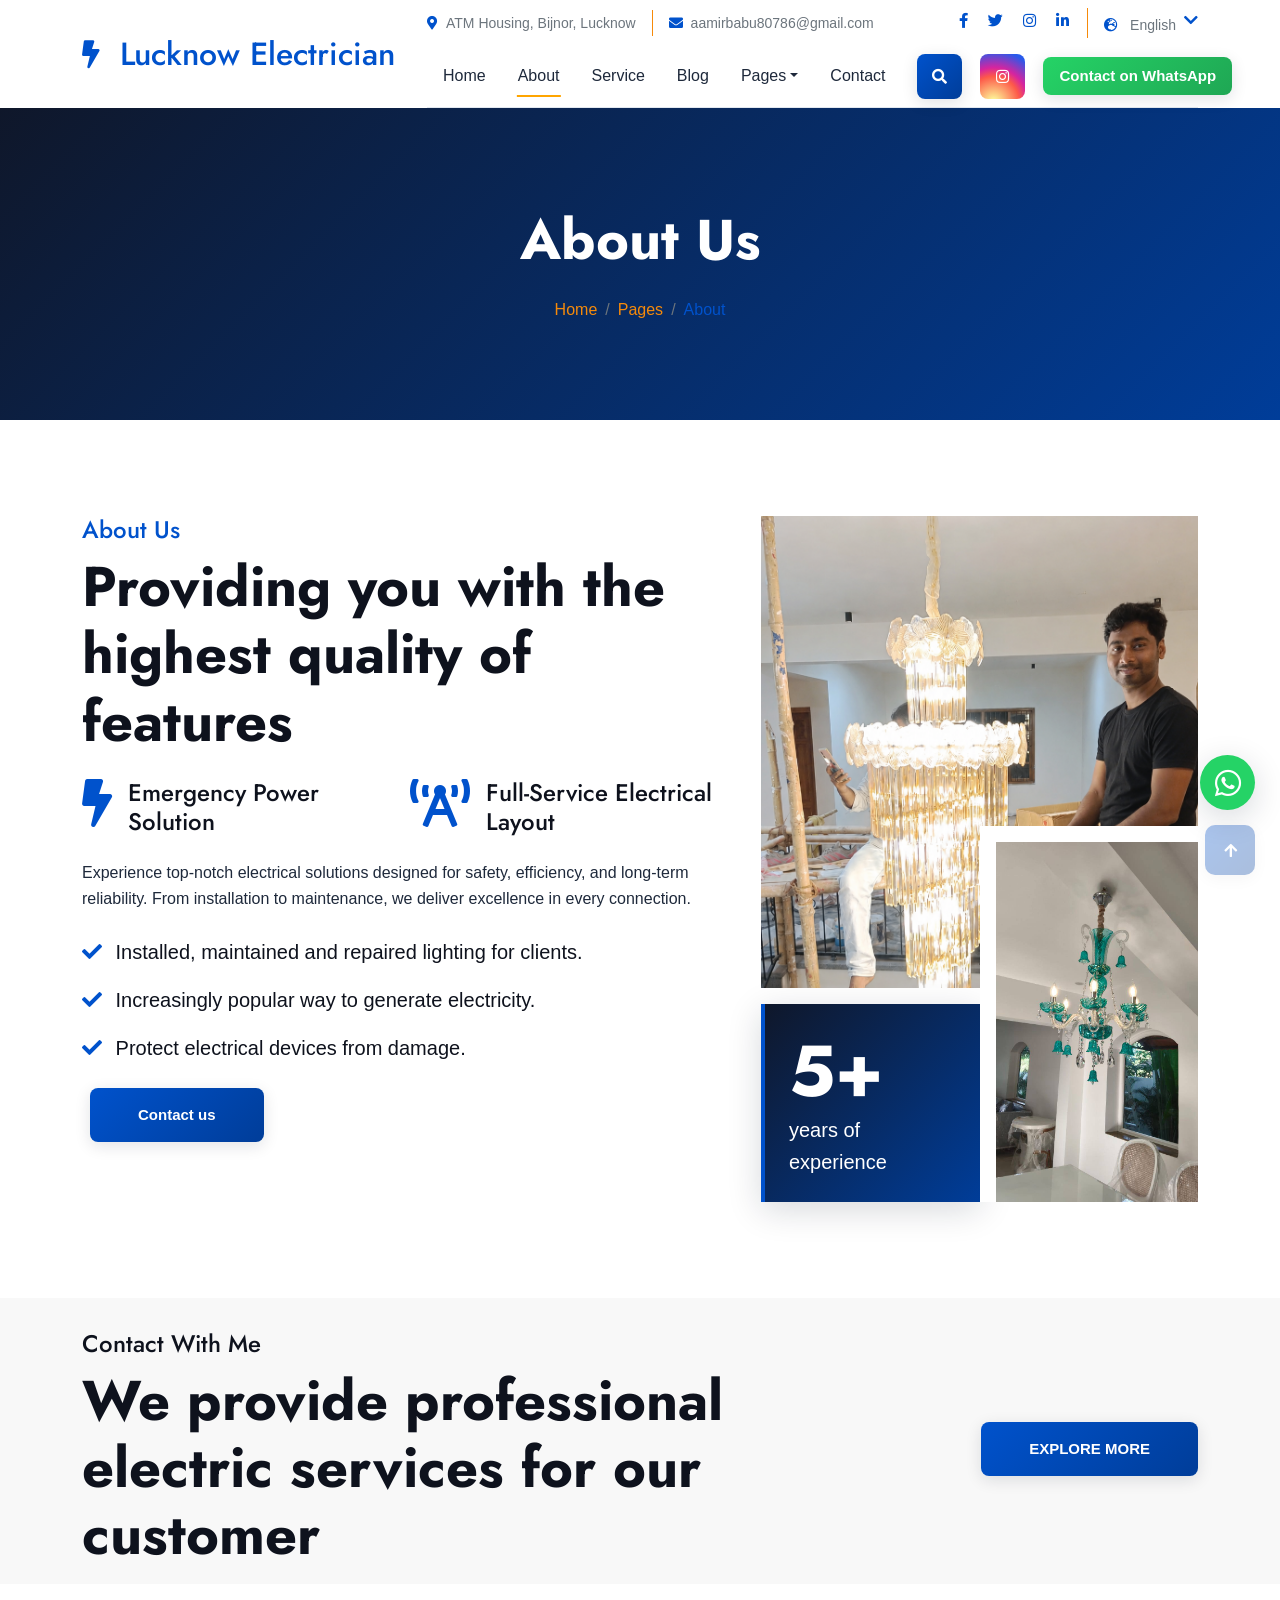
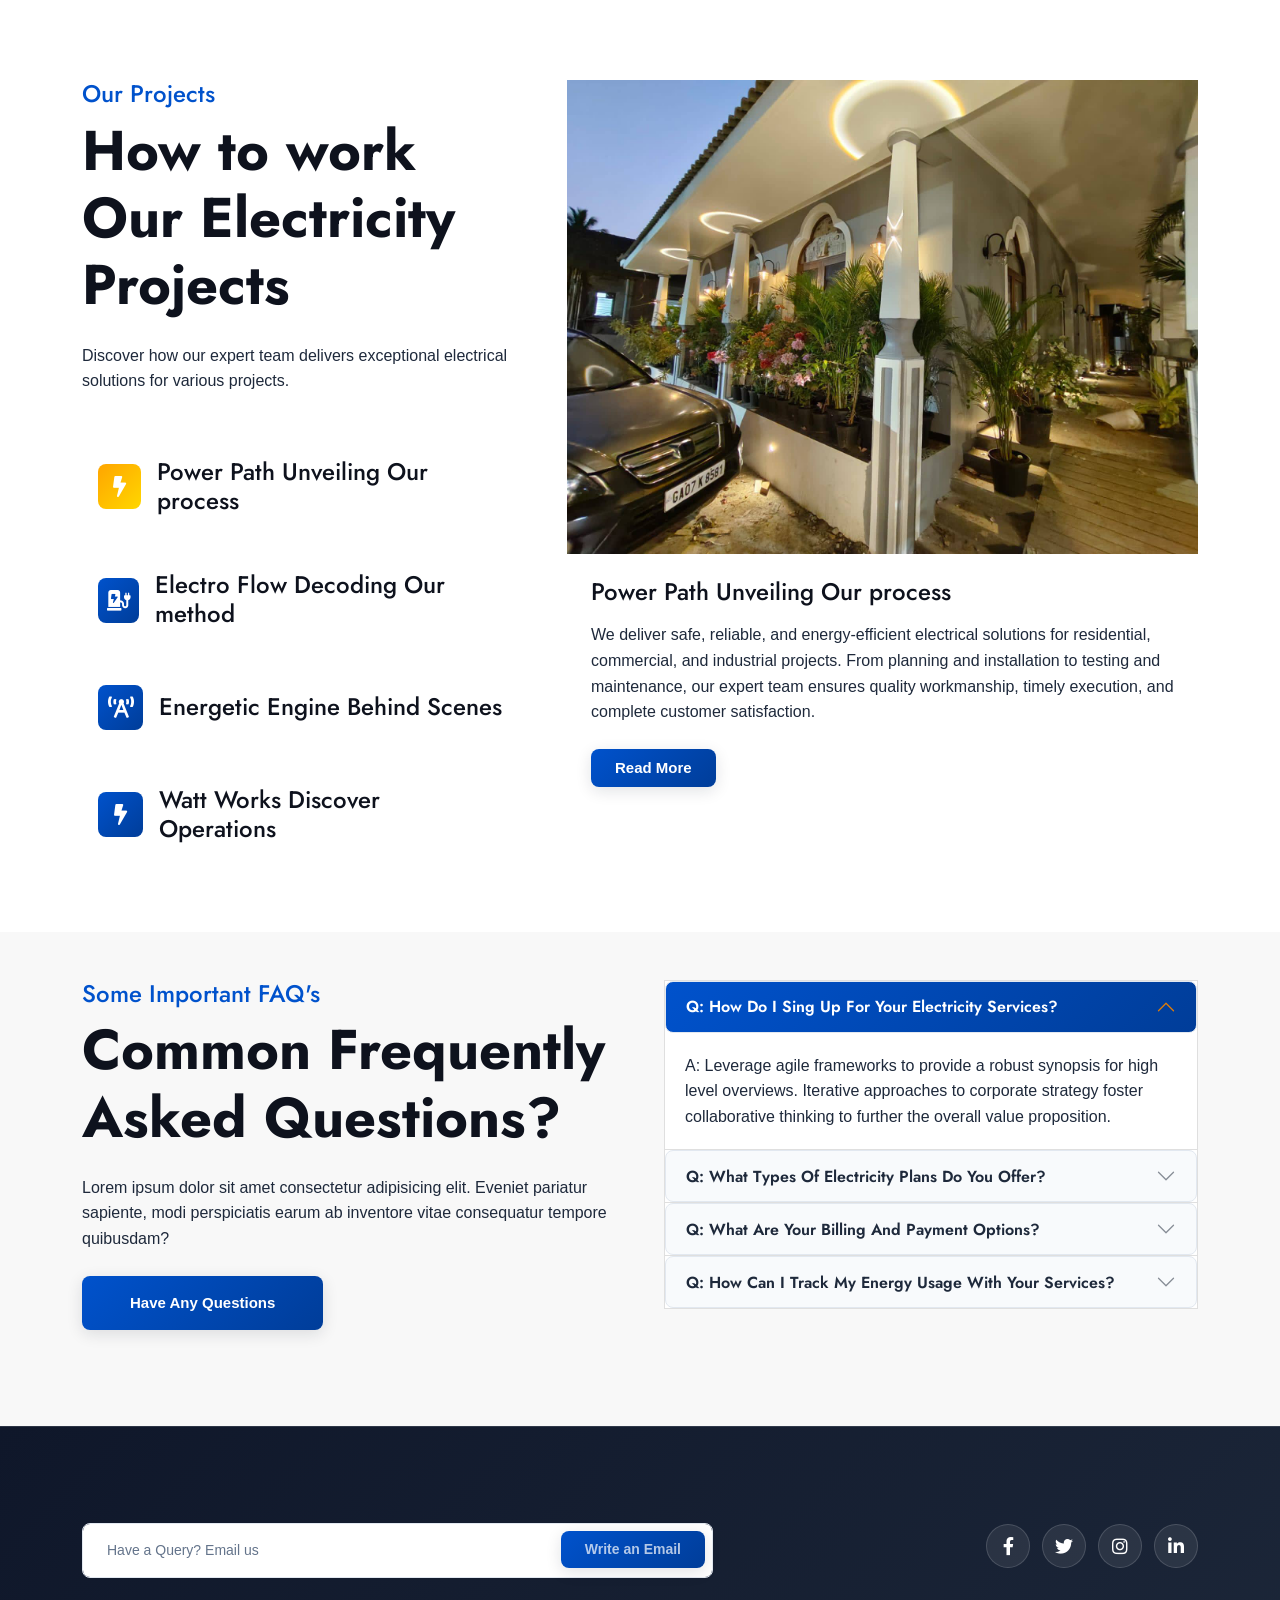
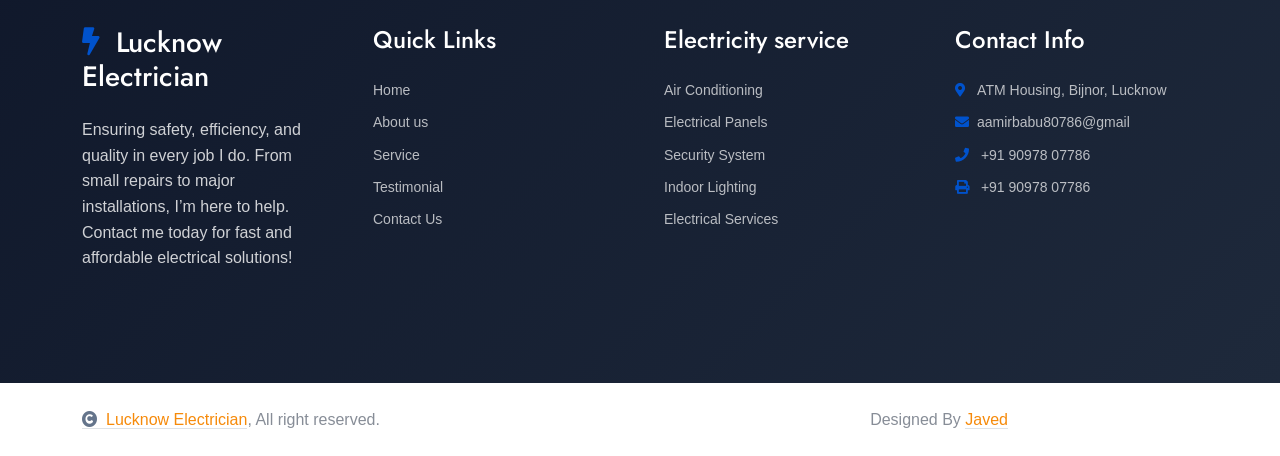
<file: electrical-website-template/about.html>
<!DOCTYPE html>
<html lang="en">

    <head>
        <meta charset="utf-8">
        <link rel="icon" type="image/png" href="my_img/favicon.png">
        <title>Lucknow Electrician - About Us</title>
        <meta content="width=device-width, initial-scale=1.0" name="viewport">
        <meta content="electrical services, about" name="keywords">
        <meta content="About Lucknow Electrician - Learn about our professional electrical services and experience in the industry." name="description">

        <!-- Google Web Fonts -->
        <link rel="preconnect" href="https://fonts.googleapis.com">
        <link rel="preconnect" href="https://fonts.gstatic.com" crossorigin>
        <link href="https://fonts.googleapis.com/css2?family=Inter:wght@100..900&family=Edu+TAS+Beginner:wght@400..700&family=Jost:ital,wght@0,100..900;1,100..900&display=swap" rel="stylesheet">

        <!-- Icon Font Stylesheet -->
        <link rel="stylesheet" href="https://use.fontawesome.com/releases/v5.15.4/css/all.css"/>
        <link href="https://cdn.jsdelivr.net/npm/bootstrap-icons@1.4.1/font/bootstrap-icons.css" rel="stylesheet">

        <!-- Libraries Stylesheet -->
        <link rel="stylesheet" href="lib/animate/animate.min.css"/>
        <link href="lib/owlcarousel/assets/owl.carousel.min.css" rel="stylesheet">


        <!-- Customized Bootstrap Stylesheet -->
        <link href="css/bootstrap.min.css" rel="stylesheet">

        <!-- Template Stylesheet -->
        <link href="css/style.css" rel="stylesheet">
    </head>

    <body>

        <!-- Spinner Start -->
        <div id="spinner" class="show bg-white position-fixed translate-middle w-100 vh-100 top-50 start-50 d-flex align-items-center justify-content-center">
            <div class="spinner-border text-primary" style="width: 3rem; height: 3rem;" role="status">
                <span class="sr-only">Loading...</span>
            </div>
        </div>
        <!-- Spinner End -->

        

        <!-- Navbar & Hero Start -->
        <div class="container-fluid header-top">
            <div class="container d-flex align-items-center">
                <div class="header-logo-col d-none d-lg-flex align-items-center h-100">
                    <a href="index.html" class="navbar-brand">
                        <h2 class="text-primary mb-0"><i class="fas fa-bolt"></i> Lucknow Electrician</h2>
                        <!-- <img src="img/logo.png" alt="Logo"> -->
                    </a>
                </div>
                <div class="w-100 h-100">
                    <div class="topbar px-0 py-2 d-none d-lg-block">
                        <div class="row gx-0 align-items-center">
                            <div class="col-lg-8 text-center text-lg-center mb-lg-0">
                                <div class="d-flex flex-wrap">
                                    <div class="border-end border-primary pe-3">
                                        <a href="https://maps.app.goo.gl/Aq4Q6rjsmGBbPMMo7?g_st=it" class="text-muted small" target="_blank" rel="noopener noreferrer"><i class="fas fa-map-marker-alt text-primary me-2"></i>ATM Housing, Bijnor, Lucknow</a>
                                    </div>
                                    <div class="ps-3">
                                        <a href="mailto:aamirbabu80786@gmail.com" class="text-muted small"><i class="fas fa-envelope text-primary me-2"></i>aamirbabu80786@gmail.com</a>
                                    </div>
                                </div>
                            </div>
                            <div class="col-lg-4 text-center text-lg-end">
                                <div class="d-flex justify-content-end">
                                    <div class="d-flex border-end border-primary pe-3">
                                        <a class="btn p-0 text-primary me-3" href="https://www.facebook.com/share/18v5zPVfRk/" target="_blank" rel="noopener noreferrer"><i class="fab fa-facebook-f"></i></a>
                                        <a class="btn p-0 text-primary me-3" href="#"><i class="fab fa-twitter"></i></a>
                                        <a class="btn p-0 text-primary me-3" href="https://www.instagram.com/electrician09090" target="_blank" rel="noopener noreferrer"><i class="fab fa-instagram"></i></a>
                                        <a class="btn p-0 text-primary me-0" href="#"><i class="fab fa-linkedin-in"></i></a>
                                    </div>
                                    <div class="dropdown ms-3">
                                        <a href="#" id="languageDropdown" class="dropdown-toggle text-white" data-bs-toggle="dropdown" data-bs-auto-close="true" aria-expanded="false"><small class="text-body"><i class="fas fa-globe-europe text-primary me-2"></i> English</small></a>
                                        <div class="dropdown-menu" aria-labelledby="languageDropdown">
                                            <a href="#" class="dropdown-item language-item" data-lang="English">English</a>
                                            <a href="#" class="dropdown-item language-item" data-lang="Hindi">Hindi</a>
                                            <a href="#" class="dropdown-item language-item" data-lang="Bangla">Bangla</a>
                                            <a href="#" class="dropdown-item language-item" data-lang="French">French</a>
                                            <a href="#" class="dropdown-item language-item" data-lang="Spanish">Spanish</a>
                                        </div>
                                    </div>
                                </div>
                            </div>
                        </div>
                    </div>
                    <div class="nav-bar px-0 py-lg-0">
                        <nav class="navbar navbar-expand-lg navbar-light">
                            <div class="navbar-brand-block d-lg-none">
                                <a href="index.html" class="navbar-brand navbar-brand-2">
                                    <h2 class="text-primary mb-0"><i class="fas fa-bolt"></i> Lucknow Electrician</h2>
                                </a>
                                <a href="https://maps.app.goo.gl/Aq4Q6rjsmGBbPMMo7?g_st=it" class="navbar-location-link" target="_blank" rel="noopener noreferrer">
                                    <i class="fas fa-map-marker-alt text-primary me-1"></i>ATM Housing, Bijnor, Lucknow
                                </a>
                            </div>
                            <div class="navbar-mobile-tools d-flex d-lg-none align-items-center gap-2 ms-auto flex-shrink-0">
                                <a href="https://wa.me/919097807786" class="btn btn-primary btn-sm whatsapp nav-whatsapp-link navbar-whatsapp-mobile" target="_blank" rel="noopener noreferrer" aria-label="Contact on WhatsApp">
                                    <i class="fab fa-whatsapp"></i><span class="navbar-whatsapp-text ms-1">WhatsApp</span>
                                </a>
                                <button class="navbar-toggler" type="button" data-bs-toggle="collapse" data-bs-target="#navbarCollapse" aria-controls="navbarCollapse" aria-expanded="false" aria-label="Toggle navigation">
                                    <span class="navbar-toggler-icon"></span>
                                </button>
                            </div>
                            <div class="collapse navbar-collapse" id="navbarCollapse">
                                <div class="navbar-nav mx-0 mx-lg-auto bg-white">
                                    <a href="index.html" class="nav-item nav-link">Home</a>
                                    <a href="about.html" class="nav-item nav-link active">About</a>
                                    <a href="service.html" class="nav-item nav-link">Service</a>
                                    <a href="blog.html" class="nav-item nav-link">Blog</a>
                                    <div class="nav-item dropdown">
                                        <a href="#" class="nav-link" data-bs-toggle="dropdown">
                                            <span class="dropdown-toggle">Pages</span>
                                        </a>
                                        <div class="dropdown-menu">
                                            <a href="project.html" class="dropdown-item">Our projects</a>
                                            <!-- <a href="team.html" class="dropdown-item">Our team</a> -->
                                            <a href="testimonial.html" class="dropdown-item">Testimonial</a>
                                            <a href="404.html" class="dropdown-item">404 Page</a>
                                        </div>
                                    </div>
                                    <a href="contact.html" class="nav-item nav-link">Contact</a>
                                    <div class="nav-btn ps-3 d-flex align-items-center">
                                        <button class="btn-search btn btn-primary btn-md-square mb-lg-0 flex-shrink-0" data-bs-toggle="modal" data-bs-target="#searchModal"><i class="fas fa-search"></i></button>
                                        <a href="https://www.instagram.com/electrician09090" class="btn btn-instagram btn-md-square ms-2 flex-shrink-0" target="_blank" rel="noopener noreferrer"><i class="fab fa-instagram"></i></a>
                                        <a href="https://wa.me/919097807786" class="btn btn-primary py-2 px-3 ms-2 whatsapp nav-whatsapp-link d-none d-lg-inline-block" target="_blank" rel="noopener noreferrer">Contact on WhatsApp</a>
                                    </div>
                                </div>
                            </div>
                        </nav>
                    </div>
                </div>
            </div>
        </div>
        <!-- Navbar & Hero End -->

        <!-- Modal Search Start -->
        <div class="modal fade" id="searchModal" tabindex="-1" aria-labelledby="searchModalLabel" aria-hidden="true">
            <div class="modal-dialog modal-dialog-centered">
                <div class="modal-content rounded-3">
                    <div class="modal-header">
                        <h5 class="modal-title" id="searchModalLabel">Search this site</h5>
                        <button type="button" class="btn-close" data-bs-dismiss="modal" aria-label="Close"></button>
                    </div>
                    <div class="modal-body">
                        <div class="input-group">
                            <input type="search" id="pageSearchInput" class="form-control p-3" placeholder="What are you looking for?" aria-describedby="search-button">
                            <button id="search-button" class="btn btn-primary input-group-text p-3" type="button">
                                <i class="fas fa-search"></i>
                            </button>
                        </div>
                        <div id="searchResults" class="mt-3 d-none"></div>
                    </div>
                </div>
            </div>
        </div>
        <!-- Modal Search End -->


        <!-- Header Start -->
        <div class="container-fluid bg-breadcrumb">
            <div class="container text-center py-5" style="max-width: 900px;">
                <h4 class="text-white display-4 mb-4 wow fadeInDown" data-wow-delay="0.1s">About Us</h4>
                <ol class="breadcrumb d-flex justify-content-center mb-0 wow fadeInDown" data-wow-delay="0.3s">
                    <li class="breadcrumb-item"><a href="index.html">Home</a></li>
                    <li class="breadcrumb-item"><a href="#">Pages</a></li>
                    <li class="breadcrumb-item active text-primary">About</li>
                </ol>    
            </div>
        </div>
        <!-- Header End -->


        <!-- About Start -->
        <div class="container-fluid about py-5">
            <div class="container py-5">
                <div class="row g-5">
                    <div class="col-lg-7 wow fadeInLeft" data-wow-delay="0.2s">
                        <div class="h-100">
                            <h4 class="text-primary">About Us</h4>
                            <h1 class="display-4 mb-4">Providing you with the highest quality of features</h1>
                            <div class="row g-4 mb-4">
                                <div class="col-md-6">
                                    <a href="#" class="d-flex text-primary">
                                        <span class="fas fa-bolt fa-3x me-3"></span>
                                        <h4 class="mb-0">Emergency Power Solution</h4>
                                    </a>
                                </div>
                                <div class="col-md-6">
                                    <a href="#" class="d-flex text-primary">
                                        <span class="fas fa-broadcast-tower fa-3x me-3"></span>
                                        <h4 class="mb-0">Full-Service Electrical Layout</h4>
                                    </a>
                                </div>
                            </div>
                            <p class="mb-4">Experience top-notch electrical solutions designed for safety, efficiency, and long-term reliability. From installation to maintenance, we deliver excellence in every connection.
                            </p>
                            <div class="text-dark mb-4">
                                <p class="fs-5"><span class="fa fa-check text-primary me-2"></span> Installed, maintained and repaired lighting for clients.</p>
                                <p class="fs-5"><span class="fa fa-check text-primary me-2"></span> Increasingly popular way to generate electricity.</p>
                                <p class="fs-5"><span class="fa fa-check text-primary me-2"></span> Protect electrical devices from damage.</p>
                            </div>
                            <!-- Mobile Contact Button (Dials Number) -->
                            <a class="btn btn-primary py-3 px-4 px-md-5 ms-2 d-lg-none" href="tel:+919097807786">Contact us</a>
                            <!-- Desktop Contact Button (Opens WhatsApp Chat) -->
                            <a class="btn btn-primary py-3 px-4 px-md-5 ms-2 d-none d-lg-inline-block" href="https://wa.me/919097807786" target="_blank" rel="noopener noreferrer">Contact us</a>
                        </div>
                    </div>
                    <div class="col-lg-5 wow fadeInRight" data-wow-delay="0.2s">
                        <div class="position-relative h-100">
                            <img src="my_img/jhalar_main.png" class="img-fluid w-100 h-100" style="object-fit: cover;" alt="">
                            <div class="bg-white">
                                <div class="position-absolute pt-3 bg-white" style="width: 50%; left: 0; bottom: 0;">
                                    <div class="experience-box p-4">
                                        <h4 class="display-2 mb-0">5+</h4>
                                        <p class="text-white fs-5 mb-0">years of experience</p>
                                    </div>
                                </div>
                                <div class="position-absolute p-3 bg-white pb-0 pe-0" style="width: 50%; bottom: 0; right: 0;">
                                    <img src="my_img/4.jpg" class="img-fluid" alt="">
                                </div>
                            </div>
                        </div>
                    </div>
                </div>
            </div>
        </div>
        <!-- About End -->


        <!-- Banner Start -->
         <div class="container-fluid bg-light banner pt-3 pb-0 wow zoomIn" data-wow-delay="0.2s">
            <div class="banner-design-1"></div>
            <div class="banner-design-2"></div>
            <div class="container py-3">
                <div class="row g-5">
                    <div class="col-lg-8">
                        <div class="">
                            <h4 class="text-black">Contact With Me</h4>
                            <h1 class="display-4 text-black mb-0">We provide professional electric services for our customer</h1>
                        </div>
                    </div>
                    <div class="col-lg-4">
                        <div class="d-flex align-items-center justify-content-lg-end h-100">
                            <a class="btn btn-primary py-3 px-4 px-md-5 ms-2" href="#">EXPLORE MORE</a>
                        </div>
                    </div>
                </div>
            </div>
         </div>
        <!-- Banner End -->

        <!-- Projects Start -->
        <div class="container-fluid projects py-5">
            <div class="container py-5">
                <div class="row g-5">
                    <div class="col-lg-5 wow fadeInLeft" data-wow-delay="0.2s">
                        <div>
                            <h4 class="text-primary">Our Projects</h4>
                            <h1 class="display-4 mb-4">How to work Our Electricity Projects</h1>
                            <p class="mb-5">Discover how our expert team delivers exceptional electrical solutions for various projects.</p>
                            <ul class="nav">
                                <li class="nav-item bg-white mb-4 w-100">
                                    <a class="d-flex align-items-center h4 mb-0 p-3 active" data-bs-toggle="pill" href="#ProjectsTab-1">
                                        <div class="projects-icon btn-md-square bg-primary text-white me-3"><span class="fas fa-bolt small"></span></div><span>Power Path Unveiling Our process</span>
                                    </a>
                                </li>
                                <li class="nav-item bg-white mb-4 w-100">
                                    <a class="d-flex align-items-center h4 mb-0 p-3" data-bs-toggle="pill" href="#ProjectsTab-2">
                                        <div class="projects-icon btn-md-square bg-primary text-white me-3"><span class="fas fa-charging-station small"></span></div><span>Electro Flow Decoding Our method</span>
                                    </a>
                                </li>
                                <li class="nav-item bg-white mb-4 w-100">
                                    <a class="d-flex align-items-center h4 mb-0 p-3" data-bs-toggle="pill" href="#ProjectsTab-3">
                                        <div class="projects-icon btn-md-square bg-primary text-white me-3"><span class="fas fa-broadcast-tower small"></span></div><span>Energetic Engine Behind Scenes</span>
                                    </a>
                                </li>
                                <li class="nav-item bg-white mb-4 w-100">
                                    <a class="d-flex align-items-center h4 mb-0 p-3" data-bs-toggle="pill" href="#ProjectsTab-4">
                                        <div class="projects-icon btn-md-square bg-primary text-white me-3"><span class="fas fa-bolt small"></span></div><span>Watt Works Discover Operations</span>
                                    </a>
                                </li>
                            </ul>
                        </div>
                    </div>
                    <div class="col-lg-7 wow fadeInRight" data-wow-delay="0.2s">
                        <div class="tab-content">
                            <div id="ProjectsTab-1" class="tab-pane fade show p-0 active">
                                <div class="projects-item">
                                    <img src="my_img/3.jpg" class="img-fluid w-100" alt="">
                                    <div class="projects-content bg-white p-4">
                                        <h4 class="mb-3">Power Path Unveiling Our process</h4>
                                        <p class="mb-4">We deliver safe, reliable, and energy-efficient electrical solutions for residential, commercial, and industrial projects. From planning and installation to testing and maintenance, our expert team ensures quality workmanship, timely execution, and complete customer satisfaction.
                                        </p>
                                        <a class="btn btn-primary py-2 px-4" href="#">Read More</a>
                                    </div>
                                </div>
                            </div>
                            <div id="ProjectsTab-2" class="tab-pane fade show p-0">
                                <div class="projects-item">
                                    <img src="img/industrial-2.jpg" class="img-fluid w-100" alt="">
                                    <div class="projects-content bg-white p-4">
                                        <h4 class="mb-3">Electro Flow Decoding Our method</h4>
                                        <p class="mb-4">We deliver safe, reliable, and energy-efficient electrical solutions for residential, commercial, and industrial projects. From planning and installation to testing and maintenance, our expert team ensures quality workmanship, timely execution, and complete customer satisfaction.
                                        </p>
                                        <a class="btn btn-primary py-2 px-4" href="#">Read More</a>
                                    </div>
                                </div>
                            </div>
                            <div id="ProjectsTab-3" class="tab-pane fade show p-0">
                                <div class="projects-item">
                                    <img src="img/commercial-1.jpg" class="img-fluid w-100" alt="">
                                    <div class="projects-content bg-white p-4">
                                        <h4 class="mb-3">Energetic Engine Behind Scenes</h4>
                                        <p class="mb-4">We deliver safe, reliable, and energy-efficient electrical solutions for residential, commercial, and industrial projects. From planning and installation to testing and maintenance, our expert team ensures quality workmanship, timely execution, and complete customer satisfaction.
                                        </p>
                                        <a class="btn btn-primary py-2 px-4" href="#">Read More</a>
                                    </div>
                                </div>
                            </div>
                            <div id="ProjectsTab-4" class="tab-pane fade show p-0">
                                <div class="projects-item">
                                    <img src="img/commercial-2.jpg" class="img-fluid w-100" alt="">
                                    <div class="projects-content bg-white p-4">
                                        <h4 class="mb-4">Watt Works Discover Operations</h4>
                                        <p class="mb-4">We deliver safe, reliable, and energy-efficient electrical solutions for residential, commercial, and industrial projects. From planning and installation to testing and maintenance, our expert team ensures quality workmanship, timely execution, and complete customer satisfaction.
                                        </p>
                                        <a class="btn btn-primary py-2 px-4" href="#">Read More</a>
                                    </div>
                                </div>
                            </div>
                        </div>
                    </div>
                </div>
            </div>
        </div>
        <!-- Projects End -->


        <!-- FAQ Start -->
        <div class="container-fluid faq-section bg-light pb-5">
            <div class="container pb-5">
                <div class="row g-5">
                    <div class="col-lg-6 wow fadeInLeft" data-wow-delay="0.2s">
                        <h4 class="text-primary">Some Important FAQ's</h4>
                        <h1 class="display-4 mb-4">Common Frequently Asked Questions?</h1>
                        <p class="mb-4">Lorem ipsum dolor sit amet consectetur adipisicing elit. Eveniet pariatur sapiente, modi perspiciatis earum ab inventore vitae consequatur tempore quibusdam?
                        </p>
                        <a class="btn btn-primary py-3 px-5" href="#">Have Any Questions</a>
                    </div>
                    <div class="col-xl-6 wow fadeInRight" data-wow-delay="0.4s">
                        <div class="h-100">
                            <div class="accordion" id="accordionExample">
                                <div class="accordion-item">
                                    <h2 class="accordion-header" id="headingOne">
                                        <button class="accordion-button" type="button" data-bs-toggle="collapse" data-bs-target="#collapseOne" aria-expanded="true" aria-controls="collapseOne">
                                            Q: How Do I Sing Up For Your Electricity Services?
                                        </button>
                                    </h2>
                                    <div id="collapseOne" class="accordion-collapse collapse show active" aria-labelledby="headingOne" data-bs-parent="#accordionExample">
                                        <div class="accordion-body">
                                            A: Leverage agile frameworks to provide a robust synopsis for high level overviews. Iterative approaches to corporate strategy foster collaborative thinking to further the overall value proposition.
                                        </div>
                                    </div>
                                </div>
                                <div class="accordion-item">
                                    <h2 class="accordion-header" id="headingTwo">
                                        <button class="accordion-button collapsed" type="button" data-bs-toggle="collapse" data-bs-target="#collapseTwo" aria-expanded="false" aria-controls="collapseTwo">
                                            Q: What Types Of Electricity Plans Do You Offer?
                                        </button>
                                    </h2>
                                    <div id="collapseTwo" class="accordion-collapse collapse" aria-labelledby="headingTwo" data-bs-parent="#accordionExample">
                                        <div class="accordion-body">
                                            A: Leverage agile frameworks to provide a robust synopsis for high level overviews. Iterative approaches to corporate strategy foster collaborative thinking to further the overall value proposition.
                                        </div>
                                    </div>
                                </div>
                                <div class="accordion-item">
                                    <h2 class="accordion-header" id="headingThree">
                                        <button class="accordion-button collapsed" type="button" data-bs-toggle="collapse" data-bs-target="#collapseThree" aria-expanded="false" aria-controls="collapseThree">
                                            Q: What Are Your Billing And Payment Options?
                                        </button>
                                    </h2>
                                    <div id="collapseThree" class="accordion-collapse collapse" aria-labelledby="headingThree" data-bs-parent="#accordionExample">
                                        <div class="accordion-body">
                                            A: Leverage agile frameworks to provide a robust synopsis for high level overviews. Iterative approaches to corporate strategy foster collaborative thinking to further the overall value proposition.
                                        </div>
                                    </div>
                                </div>
                                <div class="accordion-item">
                                    <h2 class="accordion-header" id="headingFour">
                                        <button class="accordion-button collapsed" type="button" data-bs-toggle="collapse" data-bs-target="#collapseFour" aria-expanded="false" aria-controls="collapseFour">
                                            Q: How Can I Track My Energy Usage With Your Services?
                                        </button>
                                    </h2>
                                    <div id="collapseFour" class="accordion-collapse collapse" aria-labelledby="headingFour" data-bs-parent="#accordionExample">
                                        <div class="accordion-body">
                                            A: Leverage agile frameworks to provide a robust synopsis for high level overviews. Iterative approaches to corporate strategy foster collaborative thinking to further the overall value proposition.
                                        </div>
                                    </div>
                                </div>
                            </div>
                        </div>
                    </div>
                </div>
            </div>
         </div>
        <!-- FAQ End -->


        <!-- Team Start -->
        <!-- <div class="container-fluid team py-5">
            <div class="container py-5">
                <div class="d-flex flex-column mx-auto text-center mb-5 wow fadeInUp" data-wow-delay="0.2s" style="max-width: 800px;">
                    <h4 class="text-primary">Our Team</h4>
                    <h1 class="display-4 mb-4">Expert Professionals at Your Service</h1>
                    <p class="mb-0">Our team consists of certified and highly experienced electricians dedicated to providing safe, reliable, and efficient electrical solutions. We take pride in our workmanship and strive for excellence in every residential and commercial project we undertake.
                    </p>
                </div>
                <div class="row g-4">
                    <div class="col-md-6 col-lg-3 wow fadeInUp" data-wow-delay="0.2s">
                        <div class="team-item">
                            <div class="team-img">
                                <img src="img/team-1.jpg" class="img-fluid w-100" alt="">
                                <div class="team-icon  d-flex justify-content-center gap-2">
                                    <a class="btn btn-square btn-primary mb-2" href="https://www.facebook.com/share/18v5zPVfRk/" target="_blank" rel="noopener noreferrer"><i class="fab fa-facebook-f"></i></a>
                                    <a class="btn btn-square btn-primary mb-2" href=""><i class="fab fa-twitter"></i></a>
                                    <a class="btn btn-square btn-primary mb-2" href=""><i class="fab fa-instagram"></i></a>
                                    <a class="btn btn-square btn-primary mb-2" href=""><i class="fab fa-linkedin-in"></i></a>
                                </div>
                            </div>
                            <div class="team-content bg-light text-center p-4">
                                <h4>Shoaib Bashir</h4>
                                <p class="mb-0">Residential Electrician</p>
                            </div>
                        </div>
                    </div>
                    <div class="col-md-6 col-lg-3 wow fadeInUp" data-wow-delay="0.4s">
                        <div class="team-item">
                            <div class="team-img">
                                <img src="img/team-2.jpg" class="img-fluid w-100" alt="">
                                <div class="team-icon d-flex justify-content-center gap-2">
                                    <a class="btn btn-square btn-primary" href="https://www.facebook.com/share/18v5zPVfRk/" target="_blank" rel="noopener noreferrer"><i class="fab fa-facebook-f"></i></a>
                                    <a class="btn btn-square btn-primary" href=""><i class="fab fa-twitter"></i></a>
                                    <a class="btn btn-square btn-primary" href=""><i class="fab fa-instagram"></i></a>
                                    <a class="btn btn-square btn-primary" href=""><i class="fab fa-linkedin-in"></i></a>
                                </div>
                            </div>
                            <div class="team-content bg-light text-center p-4">
                                <h4>Shoaib Bashir</h4>
                                <p class="mb-0">Commercial Electrician</p>
                            </div>
                        </div>
                    </div>
                    <div class="col-md-6 col-lg-3 wow fadeInUp" data-wow-delay="0.6s">
                        <div class="team-item">
                            <div class="team-img">
                                <img src="img/team-3.jpg" class="img-fluid w-100" alt="">
                                <div class="team-icon d-flex justify-content-center gap-2">
                                    <a class="btn btn-square btn-primary" href="https://www.facebook.com/share/18v5zPVfRk/" target="_blank" rel="noopener noreferrer"><i class="fab fa-facebook-f"></i></a>
                                    <a class="btn btn-square btn-primary" href=""><i class="fab fa-twitter"></i></a>
                                    <a class="btn btn-square btn-primary" href=""><i class="fab fa-instagram"></i></a>
                                    <a class="btn btn-square btn-primary" href=""><i class="fab fa-linkedin-in"></i></a>
                                </div>
                            </div>
                            <div class="team-content bg-light text-center p-4">
                                <h4>Shoaib Bashir</h4>
                                <p class="mb-0">Industrial Electrician</p>
                            </div>
                        </div>
                    </div>
                    <div class="col-md-6 col-lg-3 wow fadeInUp" data-wow-delay="0.8s">
                        <div class="team-item">
                            <div class="team-img">
                                <img src="img/team-4.jpg" class="img-fluid w-100" alt="">
                                <div class="team-icon d-flex justify-content-center gap-2">
                                    <a class="btn btn-square btn-primary" href="https://www.facebook.com/share/18v5zPVfRk/" target="_blank" rel="noopener noreferrer"><i class="fab fa-facebook-f"></i></a>
                                    <a class="btn btn-square btn-primary" href=""><i class="fab fa-twitter"></i></a>
                                    <a class="btn btn-square btn-primary" href=""><i class="fab fa-instagram"></i></a>
                                    <a class="btn btn-square btn-primary" href=""><i class="fab fa-linkedin-in"></i></a>
                                </div>
                            </div>
                            <div class="team-content bg-light text-center p-4">
                                <h4>Shoaib Bashir</h4>
                                <p class="mb-0">Electrical Technician</p>
                            </div>
                        </div>
                    </div>
                </div>
            </div>
         </div> -->
        <!-- Team End -->

        <!-- Footer Start -->
        <div class="container-fluid footer bg-dark py-5 wow fadeIn" data-wow-delay="0.2s">
            <div class="container py-5">
                <div class="row g-5 mb-5 align-items-center">
                    <div class="col-lg-7">
                        <div class="position-relative mx-auto">
                            <input class="form-control w-100 py-3 ps-4 pe-5" type="text" placeholder="Have a Query? Email us">
                            <a href="mailto:aamirbabu80786@gmail.com" class="btn btn-primary position-absolute top-0 end-0 py-2 px-4 mt-2 me-2" role="button">Write an Email</a>
                        </div>
                    </div>
                    <div class="col-lg-5">
                        <div class="d-flex align-items-center justify-content-center justify-content-lg-end footer-social">
                            <a class="facebook" href="https://www.facebook.com/share/18v5zPVfRk/" target="_blank" rel="noopener noreferrer"><i class="fab fa-facebook-f"></i></a>
                            <a class="twitter" href="#"><i class="fab fa-twitter"></i></a>
                            <a class="instagram" href="https://www.instagram.com/electrician09090" target="_blank"><i class="fab fa-instagram"></i></a>
                            <a class="linkedin" href="#"><i class="fab fa-linkedin-in"></i></a>
                        </div>
                    </div>
                </div>
                <div class="row g-5">
                    <div class="col-md-6 col-lg-6 col-xl-3">
                        <div class="footer-item d-flex flex-column">
                            <div class="footer-item">
                                <h3 class="text-white mb-4"><i class="fas fa-bolt text-primary me-3"></i>Lucknow Electrician</h3>
                                <p class="mb-3">
                                Ensuring safety, efficiency, and quality in every job I do. From small repairs to major installations, I’m here to help. Contact me today for fast and affordable electrical solutions!
                                </p>
                            </div>
                        </div>
                    </div>
                    <div class="col-md-6 col-lg-6 col-xl-3">
                        <div class="footer-item d-flex flex-column">
                            <h4 class="text-white mb-4">Quick Links</h4>
                            <a href="index.html"> Home</a>
                            <a href="about.html"> About us</a>
                            <a href="service.html"> Service</a>
                            <a href="testimonial.html"> Testimonial</a>
                            <a href="contact.html"> Contact Us</a>
                        </div>
                    </div>
                    <div class="col-md-6 col-lg-6 col-xl-3">
                        <div class="footer-item d-flex flex-column">
                            <h4 class="text-white mb-4">Electricity service</h4>
                            <a href="#"> Air Conditioning</a>
                            <a href="#"> Electrical Panels</a>
                            <a href="#"> Security System</a>
                            <a href="#"> Indoor Lighting</a>
                            <a href="#"> Electrical Services</a>
                        </div>
                    </div>
                    <div class="col-md-6 col-lg-6 col-xl-3">
                        <div class="footer-item d-flex flex-column">
                            <h4 class="text-white mb-4">Contact Info</h4>
                            <a href="https://maps.app.goo.gl/Aq4Q6rjsmGBbPMMo7?g_st=it" target="_blank" rel="noopener noreferrer"><i class="fa fa-map-marker-alt text-primary me-2"></i> ATM Housing, Bijnor, Lucknow</a>
                            <a href="mailto:aamirbabu80786@gmail.com"><i class="fas fa-envelope text-primary me-2"></i>aamirbabu80786@gmail</a>
                            <a href="tel:+91 90978 07786"><i class="fas fa-phone text-primary me-2"></i> +91 90978 07786</a>
                            <a href="tel:+91 90978 07786" class="mb-3"><i class="fas fa-print text-primary me-2"></i> +91 90978 07786</a>
                        </div>
                    </div>
                </div>
            </div>
        </div>
        <!-- Footer End -->

        
        <!-- Copyright Start -->
        <div class="container-fluid copyright py-4">
            <div class="container">
                <div class="row g-4 align-items-center">
                    <div class="col-md-4 text-center text-md-start mb-md-0">
                        <span class="text-body"><a href="#" class="border-bottom text-black"><i class="fas fa-copyright text-light me-2"></i>Lucknow Electrician</a>, All right reserved.</span>
                    </div>
                    <div class="col-md-6 text-center text-md-end text-body">
                        Designed By <a class="border-bottom text-black" href="https://wa.me/918005206572">Javed</a>
                    </div>
                </div>
            </div>
        </div>
        <!-- Copyright End -->

         


        


        <!-- Back to Top -->
        <a href="#" class="btn btn-primary btn-lg-square back-to-top"><i class="fa fa-arrow-up"></i></a>   

        <!-- Floating WhatsApp Button -->
        <a href="https://wa.me/919097807786" class="floating-whatsapp" target="_blank" rel="noopener noreferrer">
            <i class="fab fa-whatsapp"></i>
        </a>

        
        <!-- JavaScript Libraries -->
        <script src="https://ajax.googleapis.com/ajax/libs/jquery/3.6.4/jquery.min.js"></script>
        <script src="https://cdn.jsdelivr.net/npm/bootstrap@5.0.0/dist/js/bootstrap.bundle.min.js"></script>
        <script src="lib/wow/wow.min.js"></script>
        <script src="lib/easing/easing.min.js"></script>
        <script src="lib/waypoints/waypoints.min.js"></script>
        <script src="lib/owlcarousel/owl.carousel.min.js"></script>

        <!-- Template Javascript -->
        <script src="js/main.js"></script>
    </body>

</html>
</file>
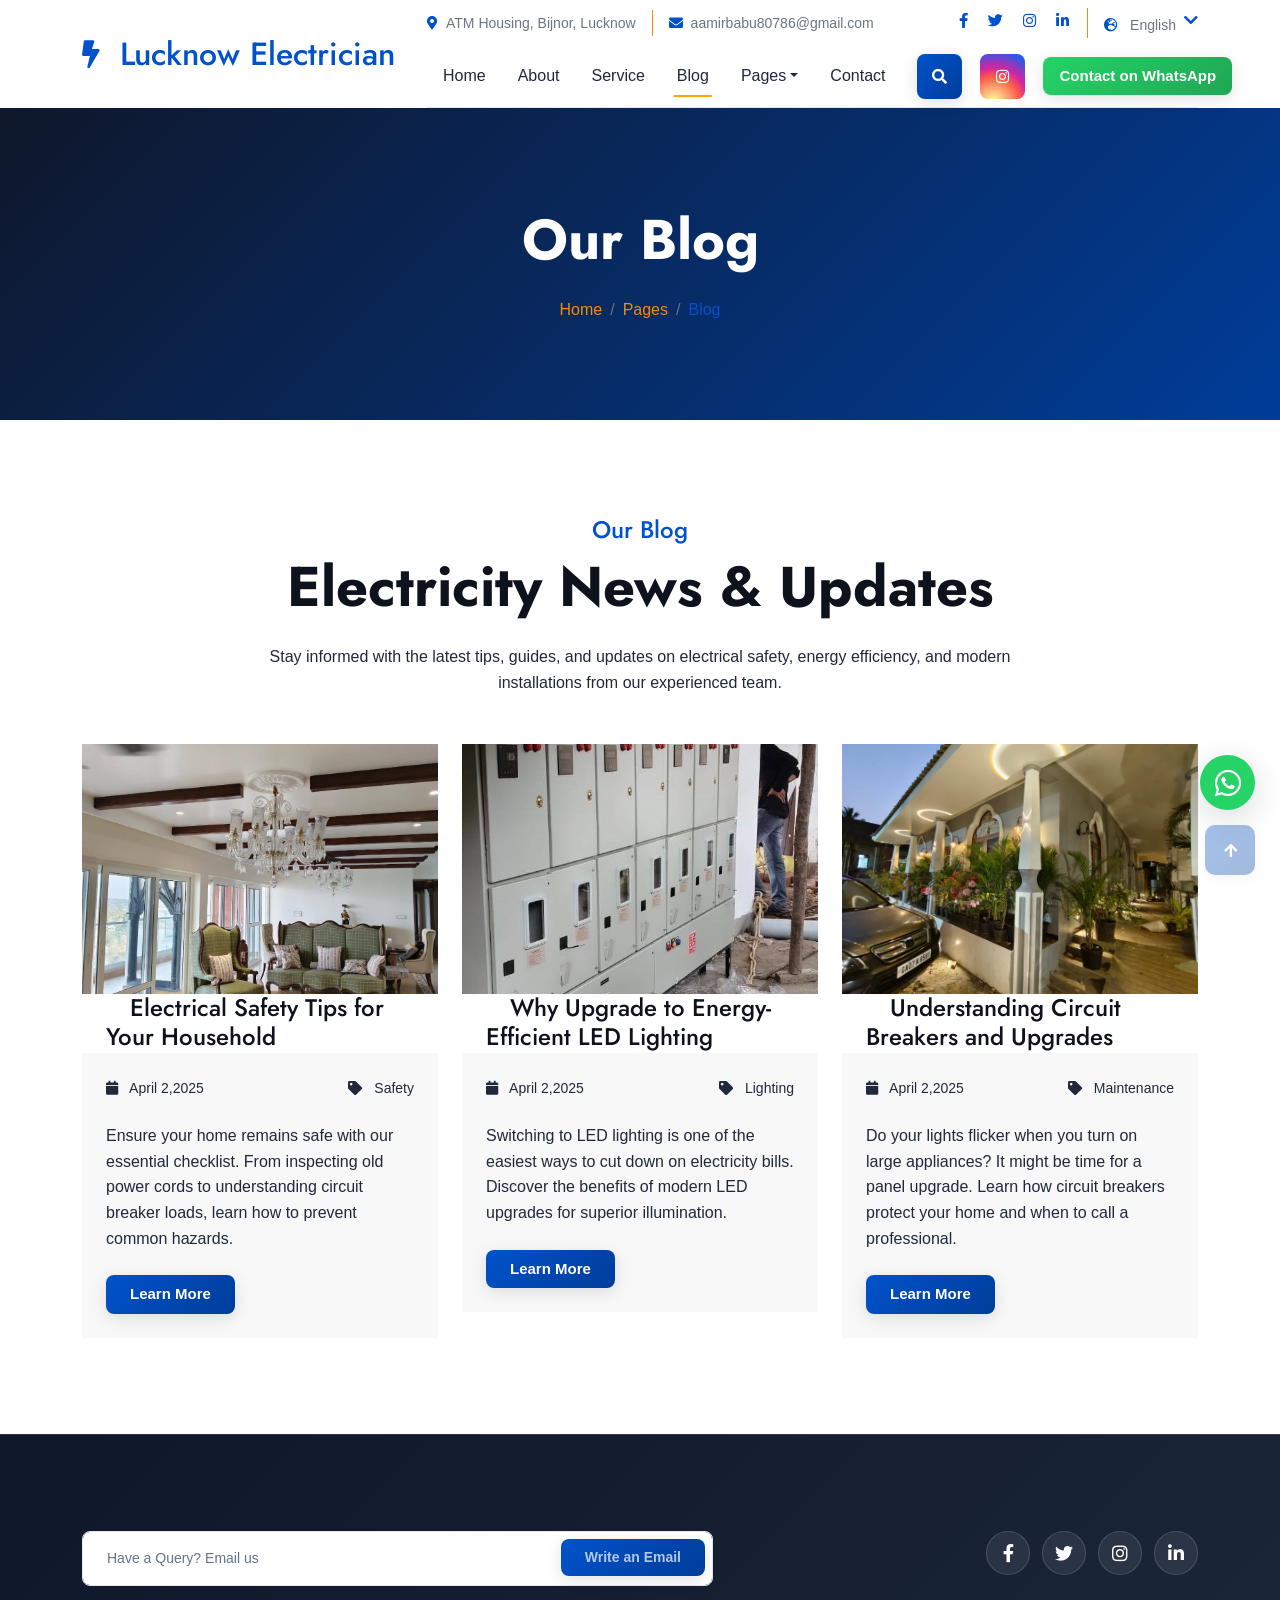
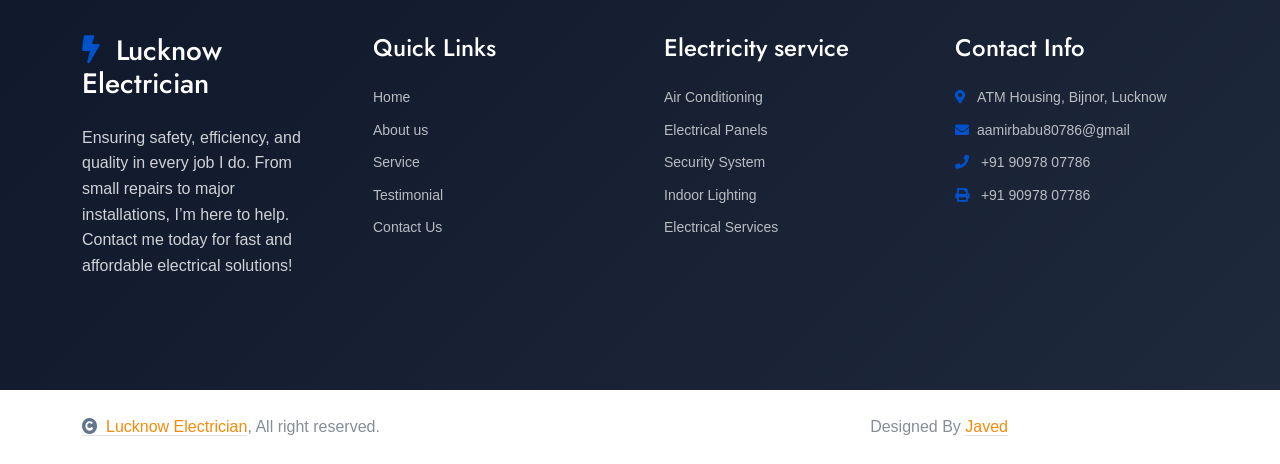
<file: electrical-website-template/blog.html>
<!DOCTYPE html>
<html lang="en">

    <head>
        <meta charset="utf-8">
        <link rel="icon" type="image/png" href="my_img/favicon.png">
        <title>Lucknow Electrician - Blog</title>
        <meta content="width=device-width, initial-scale=1.0" name="viewport">
        <meta content="electrical blog, tips, updates" name="keywords">
        <meta content="Lucknow Electrician Blog - Latest news, tips, and updates about electrical services." name="description">

        <!-- Google Web Fonts -->
        <link rel="preconnect" href="https://fonts.googleapis.com">
        <link rel="preconnect" href="https://fonts.gstatic.com" crossorigin>
        <link href="https://fonts.googleapis.com/css2?family=Inter:wght@100..900&family=Edu+TAS+Beginner:wght@400..700&family=Jost:ital,wght@0,100..900;1,100..900&display=swap" rel="stylesheet">

        <!-- Icon Font Stylesheet -->
        <link rel="stylesheet" href="https://use.fontawesome.com/releases/v5.15.4/css/all.css"/>
        <link href="https://cdn.jsdelivr.net/npm/bootstrap-icons@1.4.1/font/bootstrap-icons.css" rel="stylesheet">

        <!-- Libraries Stylesheet -->
        <link rel="stylesheet" href="lib/animate/animate.min.css"/>
        <link href="lib/owlcarousel/assets/owl.carousel.min.css" rel="stylesheet">


        <!-- Customized Bootstrap Stylesheet -->
        <link href="css/bootstrap.min.css" rel="stylesheet">

        <!-- Template Stylesheet -->
        <link href="css/style.css" rel="stylesheet">
    </head>

    <body>

        <!-- Spinner Start -->
        <div id="spinner" class="show bg-white position-fixed translate-middle w-100 vh-100 top-50 start-50 d-flex align-items-center justify-content-center">
            <div class="spinner-border text-primary" style="width: 3rem; height: 3rem;" role="status">
                <span class="sr-only">Loading...</span>
            </div>
        </div>
        <!-- Spinner End -->

        

        <!-- Navbar & Hero Start -->
        <div class="container-fluid header-top">
            <div class="container d-flex align-items-center">
                <div class="header-logo-col d-none d-lg-flex align-items-center h-100">
                    <a href="index.html" class="navbar-brand">
                        <h2 class="text-primary mb-0"><i class="fas fa-bolt"></i> Lucknow Electrician</h2>
                        <!-- <img src="img/logo.png" alt="Logo"> -->
                    </a>
                </div>
                <div class="w-100 h-100">
                    <div class="topbar px-0 py-2 d-none d-lg-block">
                        <div class="row gx-0 align-items-center">
                            <div class="col-lg-8 text-center text-lg-center mb-lg-0">
                                <div class="d-flex flex-wrap">
                                    <div class="border-end border-primary pe-3">
                                        <a href="https://maps.app.goo.gl/Aq4Q6rjsmGBbPMMo7?g_st=it" class="text-muted small" target="_blank" rel="noopener noreferrer"><i class="fas fa-map-marker-alt text-primary me-2"></i>ATM Housing, Bijnor, Lucknow</a>
                                    </div>
                                    <div class="ps-3">
                                        <a href="mailto:aamirbabu80786@gmail.com" class="text-muted small"><i class="fas fa-envelope text-primary me-2"></i>aamirbabu80786@gmail.com</a>
                                    </div>
                                </div>
                            </div>
                            <div class="col-lg-4 text-center text-lg-end">
                                <div class="d-flex justify-content-end">
                                    <div class="d-flex border-end border-primary pe-3">
                                        <a class="btn p-0 text-primary me-3" href="https://www.facebook.com/share/18v5zPVfRk/" target="_blank" rel="noopener noreferrer"><i class="fab fa-facebook-f"></i></a>
                                        <a class="btn p-0 text-primary me-3" href="#"><i class="fab fa-twitter"></i></a>
                                        <a class="btn p-0 text-primary me-3" href="https://www.instagram.com/electrician09090" target="_blank" rel="noopener noreferrer"><i class="fab fa-instagram"></i></a>
                                        <a class="btn p-0 text-primary me-0" href="#"><i class="fab fa-linkedin-in"></i></a>
                                    </div>
                                    <div class="dropdown ms-3">
                                        <a href="#" id="languageDropdown" class="dropdown-toggle text-white" data-bs-toggle="dropdown" data-bs-auto-close="true" aria-expanded="false"><small class="text-body"><i class="fas fa-globe-europe text-primary me-2"></i> English</small></a>
                                        <div class="dropdown-menu" aria-labelledby="languageDropdown">
                                            <a href="#" class="dropdown-item language-item" data-lang="English">English</a>
                                            <a href="#" class="dropdown-item language-item" data-lang="Hindi">Hindi</a>
                                            <a href="#" class="dropdown-item language-item" data-lang="Bangla">Bangla</a>
                                            <a href="#" class="dropdown-item language-item" data-lang="French">French</a>
                                            <a href="#" class="dropdown-item language-item" data-lang="Spanish">Spanish</a>
                                        </div>
                                    </div>
                                </div>
                            </div>
                        </div>
                    </div>
                    <div class="nav-bar px-0 py-lg-0">
                        <nav class="navbar navbar-expand-lg navbar-light">
                            <div class="navbar-brand-block d-lg-none">
                                <a href="index.html" class="navbar-brand navbar-brand-2">
                                    <h2 class="text-primary mb-0"><i class="fas fa-bolt"></i> Lucknow Electrician</h2>
                                </a>
                                <a href="https://maps.app.goo.gl/Aq4Q6rjsmGBbPMMo7?g_st=it" class="navbar-location-link" target="_blank" rel="noopener noreferrer">
                                    <i class="fas fa-map-marker-alt text-primary me-1"></i>ATM Housing, Bijnor, Lucknow
                                </a>
                            </div>
                            <div class="navbar-mobile-tools d-flex d-lg-none align-items-center gap-2 ms-auto flex-shrink-0">
                                <a href="https://wa.me/919097807786" class="btn btn-primary btn-sm whatsapp nav-whatsapp-link navbar-whatsapp-mobile" target="_blank" rel="noopener noreferrer" aria-label="Contact on WhatsApp">
                                    <i class="fab fa-whatsapp"></i><span class="navbar-whatsapp-text ms-1">WhatsApp</span>
                                </a>
                                <button class="navbar-toggler" type="button" data-bs-toggle="collapse" data-bs-target="#navbarCollapse" aria-controls="navbarCollapse" aria-expanded="false" aria-label="Toggle navigation">
                                    <span class="navbar-toggler-icon"></span>
                                </button>
                            </div>
                            <div class="collapse navbar-collapse" id="navbarCollapse">
                                <div class="navbar-nav mx-0 mx-lg-auto bg-white">
                                    <a href="index.html" class="nav-item nav-link">Home</a>
                                    <a href="about.html" class="nav-item nav-link">About</a>
                                    <a href="service.html" class="nav-item nav-link">Service</a>
                                    <a href="blog.html" class="nav-item nav-link active">Blog</a>
                                    <div class="nav-item dropdown">
                                        <a href="#" class="nav-link" data-bs-toggle="dropdown">
                                            <span class="dropdown-toggle">Pages</span>
                                        </a>
                                        <div class="dropdown-menu">
                                            <a href="project.html" class="dropdown-item">Our projects</a>
                                            <!-- <a href="team.html" class="dropdown-item">Our team</a> -->
                                            <a href="testimonial.html" class="dropdown-item">Testimonial</a>
                                            <a href="404.html" class="dropdown-item">404 Page</a>
                                        </div>
                                    </div>
                                    <a href="contact.html" class="nav-item nav-link">Contact</a>
                                    <div class="nav-btn ps-3 d-flex align-items-center">
                                        <button class="btn-search btn btn-primary btn-md-square mb-lg-0 flex-shrink-0" data-bs-toggle="modal" data-bs-target="#searchModal"><i class="fas fa-search"></i></button>
                                        <a href="https://www.instagram.com/electrician09090" class="btn btn-instagram btn-md-square ms-2 flex-shrink-0" target="_blank" rel="noopener noreferrer"><i class="fab fa-instagram"></i></a>
                                        <a href="https://wa.me/919097807786" class="btn btn-primary py-2 px-3 ms-2 whatsapp nav-whatsapp-link d-none d-lg-inline-block" target="_blank" rel="noopener noreferrer">Contact on WhatsApp</a>
                                    </div>
                                </div>
                            </div>
                        </nav>
                    </div>
                </div>
            </div>
        </div>
        <!-- Navbar & Hero End -->

        <!-- Modal Search Start -->
        <div class="modal fade" id="searchModal" tabindex="-1" aria-labelledby="searchModalLabel" aria-hidden="true">
            <div class="modal-dialog modal-dialog-centered">
                <div class="modal-content rounded-3">
                    <div class="modal-header">
                        <h5 class="modal-title" id="searchModalLabel">Search this site</h5>
                        <button type="button" class="btn-close" data-bs-dismiss="modal" aria-label="Close"></button>
                    </div>
                    <div class="modal-body">
                        <div class="input-group">
                            <input type="search" id="pageSearchInput" class="form-control p-3" placeholder="What are you looking for?" aria-describedby="search-button">
                            <button id="search-button" class="btn btn-primary input-group-text p-3" type="button">
                                <i class="fas fa-search"></i>
                            </button>
                        </div>
                        <div id="searchResults" class="mt-3 d-none"></div>
                    </div>
                </div>
            </div>
        </div>
        <!-- Modal Search End -->


        <!-- Header Start -->
        <div class="container-fluid bg-breadcrumb">
            <div class="container text-center py-5" style="max-width: 900px;">
                <h4 class="text-white display-4 mb-4 wow fadeInDown" data-wow-delay="0.1s">Our Blog</h4>
                <ol class="breadcrumb d-flex justify-content-center mb-0 wow fadeInDown" data-wow-delay="0.3s">
                    <li class="breadcrumb-item"><a href="index.html">Home</a></li>
                    <li class="breadcrumb-item"><a href="#">Pages</a></li>
                    <li class="breadcrumb-item active text-primary">Blog</li>
                </ol>    
            </div>
        </div>
        <!-- Header End -->


        <!-- Blog Start -->
        <div class="container-fluid blog py-5">
            <div class="container py-5">
                <div class="d-flex flex-column mx-auto text-center mb-5 wow fadeInUp" data-wow-delay="0.2s" style="max-width: 800px;">
                    <h4 class="text-primary">Our Blog</h4>
                    <h1 class="display-4 mb-4">Electricity News & Updates</h1>
                    <p class="mb-0">Stay informed with the latest tips, guides, and updates on electrical safety, energy efficiency, and modern installations from our experienced team.
                    </p>
                </div>
                <div class="row g-4">
                    <div class="col-lg-4 wow fadeInUp" data-wow-delay="0.2s">
                        <div class="blog-item">
                            <div class="blog-img">
                                <img src="my_img/1.jpg" class="img-fluid w-100" alt="">
                            </div>
                            <div class="blog-heading ms-4">
                                <a href="#" class="h4 mb-0 p-4">Electrical Safety Tips for Your Household</a>
                            </div>
                            <div class="blog-content bg-light p-4">
                                <div class="d-flex justify-content-between mb-4">
                                    <p class="mb-0 small"><i class="fa fa-calendar me-2"></i> April 2,2025</p>
                                    <p class="mb-0 small"><i class="fa fa-tag me-2"></i> Safety</p>
                                </div>
                                <p class="mb-4">Ensure your home remains safe with our essential checklist. From inspecting old power cords to understanding circuit breaker loads, learn how to prevent common hazards.
                                </p>
                                <a class="btn btn-primary py-2 px-4" href="#">Learn More</a>
                            </div>
                        </div>
                    </div>
                    <div class="col-lg-4 wow fadeInUp" data-wow-delay="0.4s">
                        <div class="blog-item">
                            <div class="blog-img">
                                <img src="my_img/2_min.jpg" class="img-fluid w-100" alt="">
                            </div>
                            <div class="blog-heading ms-4">
                                <a href="#" class="h4 mb-0 p-4">Why Upgrade to Energy-Efficient LED Lighting</a>
                            </div>
                            <div class="blog-content bg-light p-4">
                                <div class="d-flex justify-content-between mb-4">
                                    <p class="mb-0 small"><i class="fa fa-calendar me-2"></i> April 2,2025</p>
                                    <p class="mb-0 small"><i class="fa fa-tag me-2"></i> Lighting</p>
                                </div>
                                <p class="mb-4">Switching to LED lighting is one of the easiest ways to cut down on electricity bills. Discover the benefits of modern LED upgrades for superior illumination.
                                </p>
                                <a class="btn btn-primary py-2 px-4" href="#">Learn More</a>
                            </div>
                        </div>
                    </div>
                    <div class="col-lg-4 wow fadeInUp" data-wow-delay="0.6s">
                        <div class="blog-item">
                            <div class="blog-img">
                                <img src="my_img/3.jpg" class="img-fluid w-100" alt="">
                            </div>
                            <div class="blog-heading ms-4">
                                <a href="#" class="h4 mb-0 p-4">Understanding Circuit Breakers and Upgrades</a>
                            </div>
                            <div class="blog-content bg-light p-4">
                                <div class="d-flex justify-content-between mb-4">
                                    <p class="mb-0 small"><i class="fa fa-calendar me-2"></i> April 2,2025</p>
                                    <p class="mb-0 small"><i class="fa fa-tag me-2"></i> Maintenance</p>
                                </div>
                                <p class="mb-4">Do your lights flicker when you turn on large appliances? It might be time for a panel upgrade. Learn how circuit breakers protect your home and when to call a professional.
                                </p>
                                <a class="btn btn-primary py-2 px-4" href="#">Learn More</a>
                            </div>
                        </div>
                    </div>
                </div>
            </div>
         </div>
        <!-- Blog End -->

        <!-- Footer Start -->
        <div class="container-fluid footer bg-dark py-5 wow fadeIn" data-wow-delay="0.2s">
            <div class="container py-5">
                <div class="row g-5 mb-5 align-items-center">
                    <div class="col-lg-7">
                        <div class="position-relative mx-auto">
                            <input class="form-control w-100 py-3 ps-4 pe-5" type="text" placeholder="Have a Query? Email us">
                            <a href="mailto:aamirbabu80786@gmail.com" class="btn btn-primary position-absolute top-0 end-0 py-2 px-4 mt-2 me-2" role="button">Write an Email</a>
                        </div>
                    </div>
                    <div class="col-lg-5">
                        <div class="d-flex align-items-center justify-content-center justify-content-lg-end footer-social">
                            <a class="facebook" href="https://www.facebook.com/share/18v5zPVfRk/" target="_blank" rel="noopener noreferrer"><i class="fab fa-facebook-f"></i></a>
                            <a class="twitter" href="#"><i class="fab fa-twitter"></i></a>
                            <a class="instagram" href="https://www.instagram.com/electrician09090" target="_blank"><i class="fab fa-instagram"></i></a>
                            <a class="linkedin" href="#"><i class="fab fa-linkedin-in"></i></a>
                        </div>
                    </div>
                </div>
                <div class="row g-5">
                    <div class="col-md-6 col-lg-6 col-xl-3">
                        <div class="footer-item d-flex flex-column">
                            <div class="footer-item">
                                <h3 class="text-white mb-4"><i class="fas fa-bolt text-primary me-3"></i>Lucknow Electrician</h3>
                                <p class="mb-3">
                                Ensuring safety, efficiency, and quality in every job I do. From small repairs to major installations, I’m here to help. Contact me today for fast and affordable electrical solutions!
                                </p>
                            </div>
                        </div>
                    </div>
                    <div class="col-md-6 col-lg-6 col-xl-3">
                        <div class="footer-item d-flex flex-column">
                            <h4 class="text-white mb-4">Quick Links</h4>
                            <a href="index.html"> Home</a>
                            <a href="about.html"> About us</a>
                            <a href="service.html"> Service</a>
                            <a href="testimonial.html"> Testimonial</a>
                            <a href="contact.html"> Contact Us</a>
                        </div>
                    </div>
                    <div class="col-md-6 col-lg-6 col-xl-3">
                        <div class="footer-item d-flex flex-column">
                            <h4 class="text-white mb-4">Electricity service</h4>
                            <a href="#"> Air Conditioning</a>
                            <a href="#"> Electrical Panels</a>
                            <a href="#"> Security System</a>
                            <a href="#"> Indoor Lighting</a>
                            <a href="#"> Electrical Services</a>
                        </div>
                    </div>
                    <div class="col-md-6 col-lg-6 col-xl-3">
                        <div class="footer-item d-flex flex-column">
                            <h4 class="text-white mb-4">Contact Info</h4>
                            <a href="https://maps.app.goo.gl/Aq4Q6rjsmGBbPMMo7?g_st=it" target="_blank" rel="noopener noreferrer"><i class="fa fa-map-marker-alt text-primary me-2"></i> ATM Housing, Bijnor, Lucknow</a>
                            <a href="mailto:aamirbabu80786@gmail.com"><i class="fas fa-envelope text-primary me-2"></i>aamirbabu80786@gmail</a>
                            <a href="tel:+91 90978 07786"><i class="fas fa-phone text-primary me-2"></i> +91 90978 07786</a>
                            <a href="tel:+91 90978 07786" class="mb-3"><i class="fas fa-print text-primary me-2"></i> +91 90978 07786</a>
                        </div>
                    </div>
                </div>
            </div>
        </div>
        <!-- Footer End -->

        
        <!-- Copyright Start -->
        <div class="container-fluid copyright py-4">
            <div class="container">
                <div class="row g-4 align-items-center">
                    <div class="col-md-4 text-center text-md-start mb-md-0">
                        <span class="text-body"><a href="#" class="border-bottom text-black"><i class="fas fa-copyright text-light me-2"></i>Lucknow Electrician</a>, All right reserved.</span>
                    </div>
                    <div class="col-md-6 text-center text-md-end text-body">
                        Designed By <a class="border-bottom text-black" href="https://wa.me/918005206572">Javed</a>
                    </div>
                </div>
            </div>
        </div>
        <!-- Copyright End -->

         


        


        <!-- Back to Top -->
        <a href="#" class="btn btn-primary btn-lg-square back-to-top"><i class="fa fa-arrow-up"></i></a>   

        <!-- Floating WhatsApp Button -->
        <a href="https://wa.me/919097807786" class="floating-whatsapp" target="_blank" rel="noopener noreferrer">
            <i class="fab fa-whatsapp"></i>
        </a>

        
        <!-- JavaScript Libraries -->
        <script src="https://ajax.googleapis.com/ajax/libs/jquery/3.6.4/jquery.min.js"></script>
        <script src="https://cdn.jsdelivr.net/npm/bootstrap@5.0.0/dist/js/bootstrap.bundle.min.js"></script>
        <script src="lib/wow/wow.min.js"></script>
        <script src="lib/easing/easing.min.js"></script>
        <script src="lib/waypoints/waypoints.min.js"></script>
        <script src="lib/owlcarousel/owl.carousel.min.js"></script>
        

        <!-- Template Javascript -->
        <script src="js/main.js"></script>
    </body>

</html>
</file>
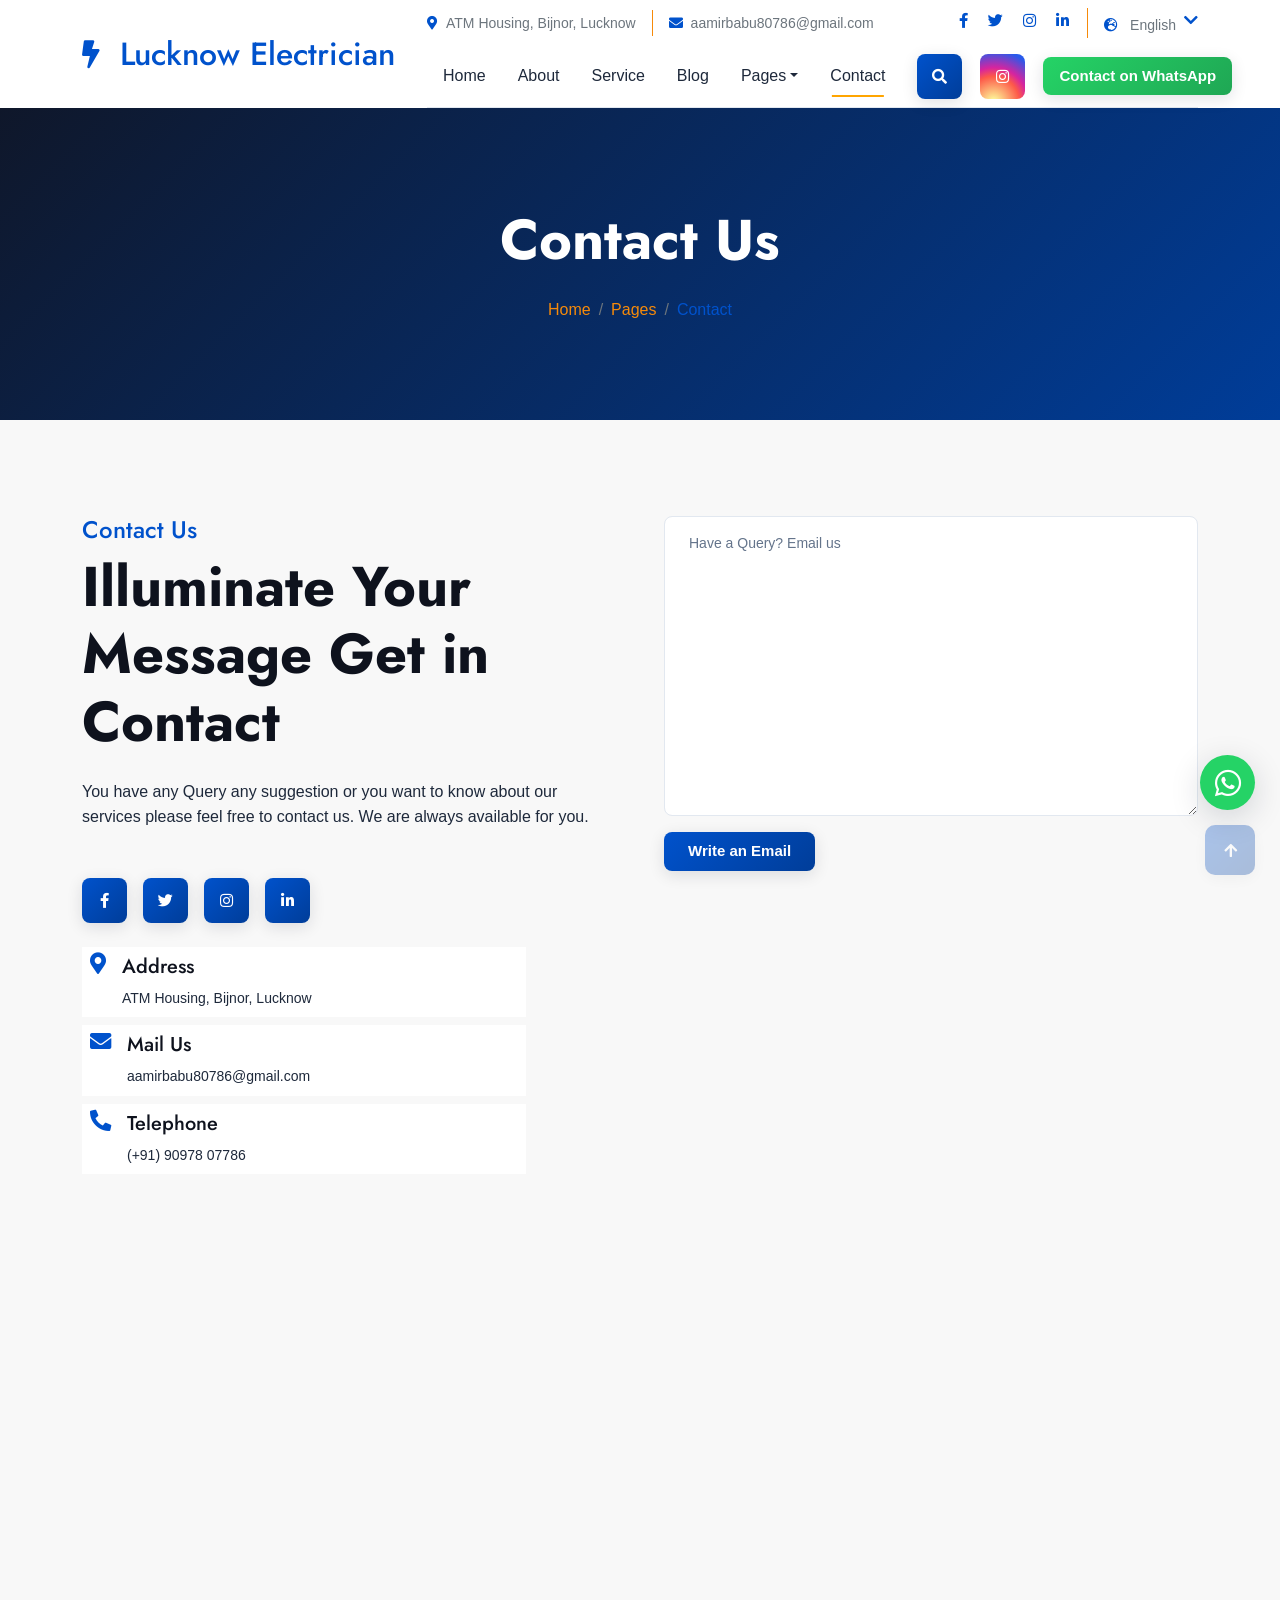
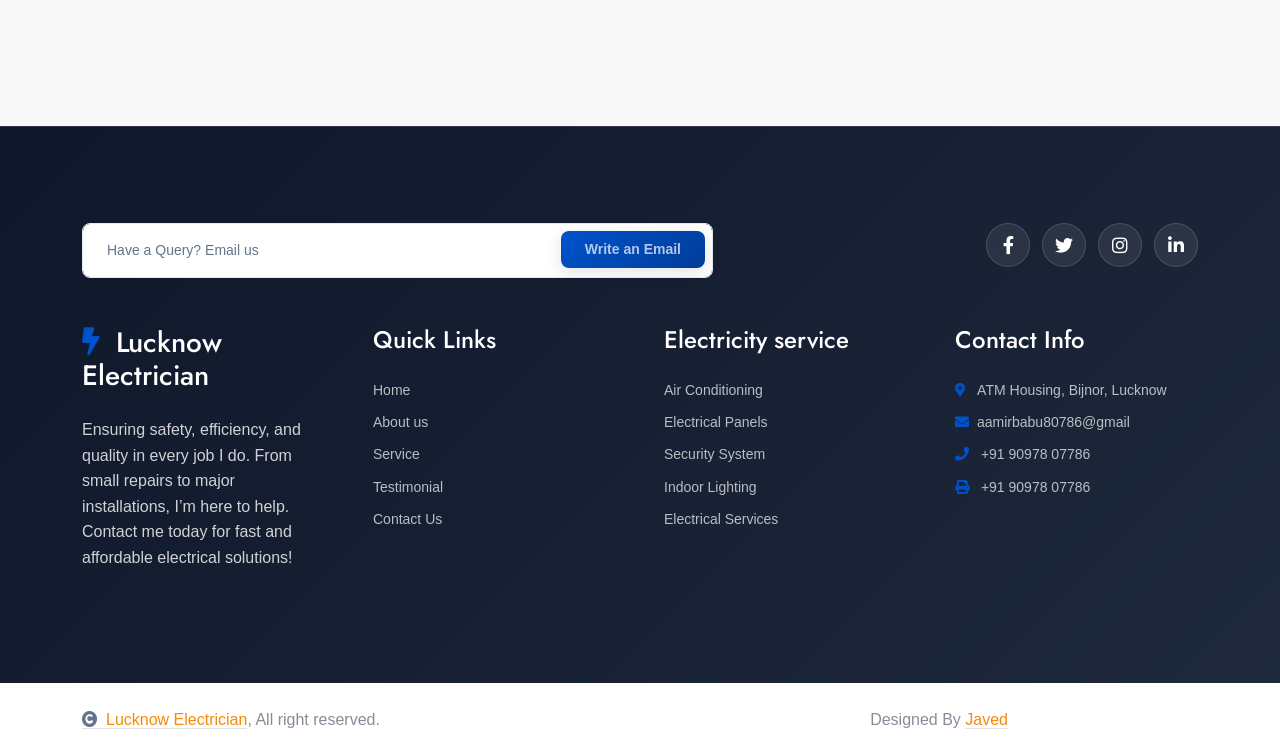
<file: electrical-website-template/contact.html>
<!DOCTYPE html>
<html lang="en">

    <head>
        <meta charset="utf-8">
        <link rel="icon" type="image/png" href="my_img/favicon.png">
        <title>Lucknow Electrician - Contact Us</title>
        <meta content="width=device-width, initial-scale=1.0" name="viewport">
        <meta content="contact, electrical services" name="keywords">
        <meta content="Contact Lucknow Electrician - Get in touch for professional electrical services and quotes." name="description">

        <!-- Google Web Fonts -->
        <link rel="preconnect" href="https://fonts.googleapis.com">
        <link rel="preconnect" href="https://fonts.gstatic.com" crossorigin>
        <link href="https://fonts.googleapis.com/css2?family=Inter:wght@100..900&family=Edu+TAS+Beginner:wght@400..700&family=Jost:ital,wght@0,100..900;1,100..900&display=swap" rel="stylesheet">

        <!-- Icon Font Stylesheet -->
        <link rel="stylesheet" href="https://use.fontawesome.com/releases/v5.15.4/css/all.css"/>
        <link href="https://cdn.jsdelivr.net/npm/bootstrap-icons@1.4.1/font/bootstrap-icons.css" rel="stylesheet">

        <!-- Libraries Stylesheet -->
        <link rel="stylesheet" href="lib/animate/animate.min.css"/>
        <link href="lib/owlcarousel/assets/owl.carousel.min.css" rel="stylesheet">


        <!-- Customized Bootstrap Stylesheet -->
        <link href="css/bootstrap.min.css" rel="stylesheet">

        <!-- Template Stylesheet -->
        <link href="css/style.css" rel="stylesheet">
    </head>

    <body>

        <!-- Spinner Start -->
        <div id="spinner" class="show bg-white position-fixed translate-middle w-100 vh-100 top-50 start-50 d-flex align-items-center justify-content-center">
            <div class="spinner-border text-primary" style="width: 3rem; height: 3rem;" role="status">
                <span class="sr-only">Loading...</span>
            </div>
        </div>
        <!-- Spinner End -->

        

        <!-- Navbar & Hero Start -->
        <div class="container-fluid header-top">
            <div class="container d-flex align-items-center">
                <div class="header-logo-col d-none d-lg-flex align-items-center h-100">
                    <a href="index.html" class="navbar-brand">
                        <h2 class="text-primary mb-0"><i class="fas fa-bolt"></i> Lucknow Electrician</h2>
                        <!-- <img src="img/logo.png" alt="Logo"> -->
                    </a>
                </div>
                <div class="w-100 h-100">
                    <div class="topbar px-0 py-2 d-none d-lg-block">
                        <div class="row gx-0 align-items-center">
                            <div class="col-lg-8 text-center text-lg-center mb-lg-0">
                                <div class="d-flex flex-wrap">
                                    <div class="border-end border-primary pe-3">
                                        <a href="https://maps.app.goo.gl/Aq4Q6rjsmGBbPMMo7?g_st=it" class="text-muted small" target="_blank" rel="noopener noreferrer"><i class="fas fa-map-marker-alt text-primary me-2"></i>ATM Housing, Bijnor, Lucknow</a>
                                    </div>
                                    <div class="ps-3">
                                        <a href="mailto:aamirbabu80786@gmail.com" class="text-muted small"><i class="fas fa-envelope text-primary me-2"></i>aamirbabu80786@gmail.com</a>
                                    </div>
                                </div>
                            </div>
                            <div class="col-lg-4 text-center text-lg-end">
                                <div class="d-flex justify-content-end">
                                    <div class="d-flex border-end border-primary pe-3">
                                        <a class="btn p-0 text-primary me-3" href="https://www.facebook.com/share/18v5zPVfRk/" target="_blank" rel="noopener noreferrer"><i class="fab fa-facebook-f"></i></a>
                                        <a class="btn p-0 text-primary me-3" href="#"><i class="fab fa-twitter"></i></a>
                                        <a class="btn p-0 text-primary me-3" href="https://www.instagram.com/electrician09090" target="_blank" rel="noopener noreferrer"><i class="fab fa-instagram"></i></a>
                                        <a class="btn p-0 text-primary me-0" href="#"><i class="fab fa-linkedin-in"></i></a>
                                    </div>
                                    <div class="dropdown ms-3">
                                        <a href="#" id="languageDropdown" class="dropdown-toggle text-white" data-bs-toggle="dropdown" data-bs-auto-close="true" aria-expanded="false"><small class="text-body"><i class="fas fa-globe-europe text-primary me-2"></i> English</small></a>
                                        <div class="dropdown-menu" aria-labelledby="languageDropdown">
                                            <a href="#" class="dropdown-item language-item" data-lang="English">English</a>
                                            <a href="#" class="dropdown-item language-item" data-lang="Hindi">Hindi</a>
                                            <a href="#" class="dropdown-item language-item" data-lang="Bangla">Bangla</a>
                                            <a href="#" class="dropdown-item language-item" data-lang="French">French</a>
                                            <a href="#" class="dropdown-item language-item" data-lang="Spanish">Spanish</a>
                                        </div>
                                    </div>
                                </div>
                            </div>
                        </div>
                    </div>
                    <div class="nav-bar px-0 py-lg-0">
                        <nav class="navbar navbar-expand-lg navbar-light">
                            <div class="navbar-brand-block d-lg-none">
                                <a href="index.html" class="navbar-brand navbar-brand-2">
                                    <h2 class="text-primary mb-0"><i class="fas fa-bolt"></i> Lucknow Electrician</h2>
                                </a>
                                <a href="https://maps.app.goo.gl/Aq4Q6rjsmGBbPMMo7?g_st=it" class="navbar-location-link" target="_blank" rel="noopener noreferrer">
                                    <i class="fas fa-map-marker-alt text-primary me-1"></i>ATM Housing, Bijnor, Lucknow
                                </a>
                            </div>
                            <div class="navbar-mobile-tools d-flex d-lg-none align-items-center gap-2 ms-auto flex-shrink-0">
                                <a href="https://wa.me/919097807786" class="btn btn-primary btn-sm whatsapp nav-whatsapp-link navbar-whatsapp-mobile" target="_blank" rel="noopener noreferrer" aria-label="Contact on WhatsApp">
                                    <i class="fab fa-whatsapp"></i><span class="navbar-whatsapp-text ms-1">WhatsApp</span>
                                </a>
                                <button class="navbar-toggler" type="button" data-bs-toggle="collapse" data-bs-target="#navbarCollapse" aria-controls="navbarCollapse" aria-expanded="false" aria-label="Toggle navigation">
                                    <span class="navbar-toggler-icon"></span>
                                </button>
                            </div>
                            <div class="collapse navbar-collapse" id="navbarCollapse">
                                <div class="navbar-nav mx-0 mx-lg-auto bg-white">
                                    <a href="index.html" class="nav-item nav-link">Home</a>
                                    <a href="about.html" class="nav-item nav-link">About</a>
                                    <a href="service.html" class="nav-item nav-link">Service</a>
                                    <a href="blog.html" class="nav-item nav-link">Blog</a>
                                    <div class="nav-item dropdown">
                                        <a href="#" class="nav-link" data-bs-toggle="dropdown">
                                            <span class="dropdown-toggle">Pages</span>
                                        </a>
                                        <div class="dropdown-menu">
                                            <a href="project.html" class="dropdown-item">Our projects</a>
                                            <!-- <a href="team.html" class="dropdown-item">Our team</a> -->
                                            <a href="testimonial.html" class="dropdown-item">Testimonial</a>
                                            <a href="404.html" class="dropdown-item">404 Page</a>
                                        </div>
                                    </div>
                                    <a href="contact.html" class="nav-item nav-link active">Contact</a>
                                    <div class="nav-btn ps-3 d-flex align-items-center">
                                        <button class="btn-search btn btn-primary btn-md-square mb-lg-0 flex-shrink-0" data-bs-toggle="modal" data-bs-target="#searchModal"><i class="fas fa-search"></i></button>
                                        <a href="https://www.instagram.com/electrician09090" class="btn btn-instagram btn-md-square ms-2 flex-shrink-0" target="_blank" rel="noopener noreferrer"><i class="fab fa-instagram"></i></a>
                                        <a href="https://wa.me/919097807786" class="btn btn-primary py-2 px-3 ms-2 whatsapp nav-whatsapp-link d-none d-lg-inline-block" target="_blank" rel="noopener noreferrer">Contact on WhatsApp</a>
                                    </div>
                                </div>
                            </div>
                        </nav>
                    </div>
                </div>
            </div>
        </div>
        <!-- Navbar & Hero End -->

        <!-- Modal Search Start -->
        <div class="modal fade" id="searchModal" tabindex="-1" aria-labelledby="searchModalLabel" aria-hidden="true">
            <div class="modal-dialog modal-dialog-centered">
                <div class="modal-content rounded-3">
                    <div class="modal-header">
                        <h5 class="modal-title" id="searchModalLabel">Search this site</h5>
                        <button type="button" class="btn-close" data-bs-dismiss="modal" aria-label="Close"></button>
                    </div>
                    <div class="modal-body">
                        <div class="input-group">
                            <input type="search" id="pageSearchInput" class="form-control p-3" placeholder="What are you looking for?" aria-describedby="search-button">
                            <button id="search-button" class="btn btn-primary input-group-text p-3" type="button">
                                <i class="fas fa-search"></i>
                            </button>
                        </div>
                        <div id="searchResults" class="mt-3 d-none"></div>
                    </div>
                </div>
            </div>
        </div>
        <!-- Modal Search End -->


        <!-- Header Start -->
        <div class="container-fluid bg-breadcrumb">
            <div class="container text-center py-5" style="max-width: 900px;">
                <h4 class="text-white display-4 mb-4 wow fadeInDown" data-wow-delay="0.1s">Contact Us</h4>
                <ol class="breadcrumb d-flex justify-content-center mb-0 wow fadeInDown" data-wow-delay="0.3s">
                    <li class="breadcrumb-item"><a href="index.html">Home</a></li>
                    <li class="breadcrumb-item"><a href="#">Pages</a></li>
                    <li class="breadcrumb-item active text-primary">Contact</li>
                </ol>    
            </div>
        </div>
        <!-- Header End -->


        <!-- Contact Start -->
        <div class="container-fluid contact bg-light py-5">
            <div class="container py-5">
                <div class="row g-5">
                    <div class="col-lg-6 wow fadeInLeft" data-wow-delay="0.2s">
                        <div>
                            <h4 class="text-primary">Contact Us</h4>
                            <h1 class="display-4 mb-4">Illuminate Your Message Get in Contact</h1>
                            <p class="mb-5"> You have any Query any suggestion or you want to know about our services please feel free to contact us. We are always available for you.  
                            </p>
                            <div class="d-flex align-items-center mb-4">
                                <a class="btn btn-primary btn-md-square me-3" href="https://www.facebook.com/share/18v5zPVfRk/" target="_blank" rel="noopener noreferrer"><i class="fab fa-facebook-f"></i></a>
                                <a class="btn btn-primary btn-md-square me-3" href=""><i class="fab fa-twitter"></i></a>
                                <a class="btn btn-primary btn-md-square me-3" href="https://www.instagram.com/electrician09090" target="_blank" rel="noopener noreferrer"><i class="fab fa-instagram"></i></a>
                                <a class="btn btn-primary btn-md-square me-0" href=""><i class="fab fa-linkedin-in"></i></a>
                            </div>
                            <div class="row g-2">
                                <div class="col-10">
                                    <div class="d-inline-flex bg-white w-100 p-2">
                                        <i class="fas fa-map-marker-alt fa-lg text-primary me-3"></i>
                                        <div>
                                            <h5>Address</h5>
                                            <p class="mb-0 small">ATM Housing, Bijnor, Lucknow</p>
                                        </div>
                                    </div>
                                </div>
                                <div class="col-lg-10">
                                    <div class="d-inline-flex bg-white w-100 p-2">
                                        <i class="fas fa-envelope fa-lg text-primary me-3"></i>
                                        <div>
                                            <h5>Mail Us</h5>
                                            <p class="mb-0 small">aamirbabu80786@gmail.com</p>
                                        </div>
                                    </div>
                                </div>
                                <div class="col-lg-10">
                                    <div class="d-inline-flex bg-white w-100 p-2">
                                        <i class="fa fa-phone-alt fa-lg text-primary me-3"></i>
                                        <div>
                                            <h5>Telephone</h5>
                                            <p class="mb-0 small">(+91) 90978 07786</p>
                                        </div>
                                    </div>
                                </div>
                            </div>
                        </div>
                    </div>
                    <div class="col-lg-6 wow fadeInRight" data-wow-delay="0.4s">
                        <div>
                            <!-- <p class="mb-4">The contact form is currently inactive. Get a functional and working contact form with Ajax & PHP in a few minutes. Just copy and paste the files, add a little code and you're done. <a class="text-primary fw-bold" href="https://htmlcodex.com/contact-form">Download Now</a>.</p>
                            <form>
                                <div class="row g-4">
                                    <div class="col-lg-12 col-xl-6">
                                        <div class="form-floating">
                                            <input type="text" class="form-control border-0" id="name" placeholder="Your Name">
                                            <label for="name">Your Name</label>
                                        </div>
                                    </div>
                                    <div class="col-lg-12 col-xl-6">
                                        <div class="form-floating">
                                            <input type="email" class="form-control border-0" id="email" placeholder="Your Email">
                                            <label for="email">Your Email</label>
                                        </div>
                                    </div>
                                    <div class="col-lg-12 col-xl-6">
                                        <div class="form-floating">
                                            <input type="phone" class="form-control border-0" id="phone" placeholder="Phone">
                                            <label for="phone">Your Phone</label>
                                        </div>
                                    </div>
                                    <div class="col-lg-12 col-xl-6">
                                        <div class="form-floating">
                                            <input type="text" class="form-control border-0" id="project" placeholder="Project">
                                            <label for="project">Your Project</label>
                                        </div>
                                    </div>
                                    <div class="col-12">
                                        <div class="form-floating">
                                            <input type="text" class="form-control border-0" id="subject" placeholder="Subject">
                                            <label for="subject">Subject</label>
                                        </div>
                                    </div>
                                    <div class="col-12">
                                        <div class="form-floating">
                                            <textarea class="form-control border-0" placeholder="Leave a message here" id="message" style="height: 125px"></textarea>
                                            <label for="message">Message</label>
                                        </div>
                                    </div>
                                    <div class="col-12">
                                        <div class="form-check">
                                            <input class="form-check-input" type="checkbox" value="" id="flexCheck">
                                            <label class="form-check-label" for="flexCheck">I agree with the site privacy policy</label>
                                          </div>
                                    </div>
                                    <div class="col-12">
                                        <button class="btn btn-primary w-100 py-3">Send Message</button>
                                    </div>
                                </div>
                            </form> -->

                        <div class="w-100">
                        <div class="mx-auto">
                            <textarea class="form-control w-100 py-3 ps-4 pe-5 mb-3" style="height: 300px; width: 100%;" placeholder="Have a Query? Email us"></textarea>
                            <a href="mailto:aamirbabu80786@gmail.com" class="btn btn-primary btn-sm px-4 py-2" role="button">Write an Email</a>
                        </div>
                        </div>


                        </div>
                    </div>
                    <div class="col-12 wow fadeInUp" data-wow-delay="0.2s">
                        <div class="h-100 overflow-hidden">
                            <iframe class="w-100" style="height: 400px; border:0;" src="https://www.google.com/maps/embed?pb=!1m18!1m12!1m3!1d3563.281340901438!2d80.9030063!3d26.7353967!2m3!1f0!2f0!3f0!3m2!1i1024!2i768!4f13.1!3m3!1m2!1s0x399bfbeb557af50b%3A0x31a6eab17fbd0812!2sATM%20Housing%20Electricity%20service!5e0!3m2!1sen!2sin!4v1783847079262!5m2!1sen!2sin" 
                            allowfullscreen="" loading="lazy" referrerpolicy="strict-origin-when-cross-origin"></iframe>
                        </div>
                    </div>
                </div>
            </div>
        </div>
        <!-- Contact End -->

        <!-- Footer Start -->
        <div class="container-fluid footer bg-dark py-5 wow fadeIn" data-wow-delay="0.2s">
            <div class="container py-5">
                <div class="row g-5 mb-5 align-items-center">
                    <div class="col-lg-7">
                        <div class="position-relative mx-auto">
                            <input class="form-control w-100 py-3 ps-4 pe-5" type="text" placeholder="Have a Query? Email us">
                            <a href="mailto:aamirbabu80786@gmail.com" class="btn btn-primary position-absolute top-0 end-0 py-2 px-4 mt-2 me-2" role="button">Write an Email</a>
                        </div>
                    </div>
                    <div class="col-lg-5">
                        <div class="d-flex align-items-center justify-content-center justify-content-lg-end footer-social">
                            <a class="facebook" href="https://www.facebook.com/share/18v5zPVfRk/" target="_blank" rel="noopener noreferrer"><i class="fab fa-facebook-f"></i></a>
                            <a class="twitter" href="#"><i class="fab fa-twitter"></i></a>
                            <a class="instagram" href="https://www.instagram.com/electrician09090" target="_blank"><i class="fab fa-instagram"></i></a>
                            <a class="linkedin" href="#"><i class="fab fa-linkedin-in"></i></a>
                        </div>
                    </div>
                </div>
                <div class="row g-5">
                    <div class="col-md-6 col-lg-6 col-xl-3">
                        <div class="footer-item d-flex flex-column">
                            <div class="footer-item">
                                <h3 class="text-white mb-4"><i class="fas fa-bolt text-primary me-3"></i>Lucknow Electrician</h3>
                                <p class="mb-3">
                                Ensuring safety, efficiency, and quality in every job I do. From small repairs to major installations, I’m here to help. Contact me today for fast and affordable electrical solutions!
                                </p>
                            </div>
                        </div>
                    </div>
                    <div class="col-md-6 col-lg-6 col-xl-3">
                        <div class="footer-item d-flex flex-column">
                            <h4 class="text-white mb-4">Quick Links</h4>
                            <a href="index.html"> Home</a>
                            <a href="about.html"> About us</a>
                            <a href="service.html"> Service</a>
                            <a href="testimonial.html"> Testimonial</a>
                            <a href="contact.html"> Contact Us</a>
                        </div>
                    </div>
                    <div class="col-md-6 col-lg-6 col-xl-3">
                        <div class="footer-item d-flex flex-column">
                            <h4 class="text-white mb-4">Electricity service</h4>
                            <a href="#"> Air Conditioning</a>
                            <a href="#"> Electrical Panels</a>
                            <a href="#"> Security System</a>
                            <a href="#"> Indoor Lighting</a>
                            <a href="#"> Electrical Services</a>
                        </div>
                    </div>
                    <div class="col-md-6 col-lg-6 col-xl-3">
                        <div class="footer-item d-flex flex-column">
                            <h4 class="text-white mb-4">Contact Info</h4>
                            <a href="https://maps.app.goo.gl/Aq4Q6rjsmGBbPMMo7?g_st=it" target="_blank" rel="noopener noreferrer"><i class="fa fa-map-marker-alt text-primary me-2"></i> ATM Housing, Bijnor, Lucknow</a>
                            <a href="mailto:aamirbabu80786@gmail.com"><i class="fas fa-envelope text-primary me-2"></i>aamirbabu80786@gmail</a>
                            <a href="tel:+91 90978 07786"><i class="fas fa-phone text-primary me-2"></i> +91 90978 07786</a>
                            <a href="tel:+91 90978 07786" class="mb-3"><i class="fas fa-print text-primary me-2"></i> +91 90978 07786</a>
                        </div>
                    </div>
                </div>
            </div>
        </div>
        <!-- Footer End -->

        
        <!-- Copyright Start -->
        <div class="container-fluid copyright py-4">
            <div class="container">
                <div class="row g-4 align-items-center">
                    <div class="col-md-4 text-center text-md-start mb-md-0">
                        <span class="text-body"><a href="#" class="border-bottom text-black"><i class="fas fa-copyright text-light me-2"></i>Lucknow Electrician</a>, All right reserved.</span>
                    </div>
                    <div class="col-md-6 text-center text-md-end text-body">
                        Designed By <a class="border-bottom text-black" href="https://wa.me/918005206572">Javed</a>
                    </div>
                </div>
            </div>
        </div>
        <!-- Copyright End -->

         

        <!-- Back to Top -->
        <a href="#" class="btn btn-primary btn-lg-square back-to-top"><i class="fa fa-arrow-up"></i></a>   

        <!-- Floating WhatsApp Button -->
        <a href="https://wa.me/919097807786" class="floating-whatsapp" target="_blank" rel="noopener noreferrer">
            <i class="fab fa-whatsapp"></i>
        </a>

        
        <!-- JavaScript Libraries -->
        <script src="https://ajax.googleapis.com/ajax/libs/jquery/3.6.4/jquery.min.js"></script>
        <script src="https://cdn.jsdelivr.net/npm/bootstrap@5.0.0/dist/js/bootstrap.bundle.min.js"></script>
        <script src="lib/wow/wow.min.js"></script>
        <script src="lib/easing/easing.min.js"></script>
        <script src="lib/waypoints/waypoints.min.js"></script>
        <script src="lib/owlcarousel/owl.carousel.min.js"></script>
        

        <!-- Template Javascript -->
        <script src="js/main.js"></script>
    </body>

</html>
</file>
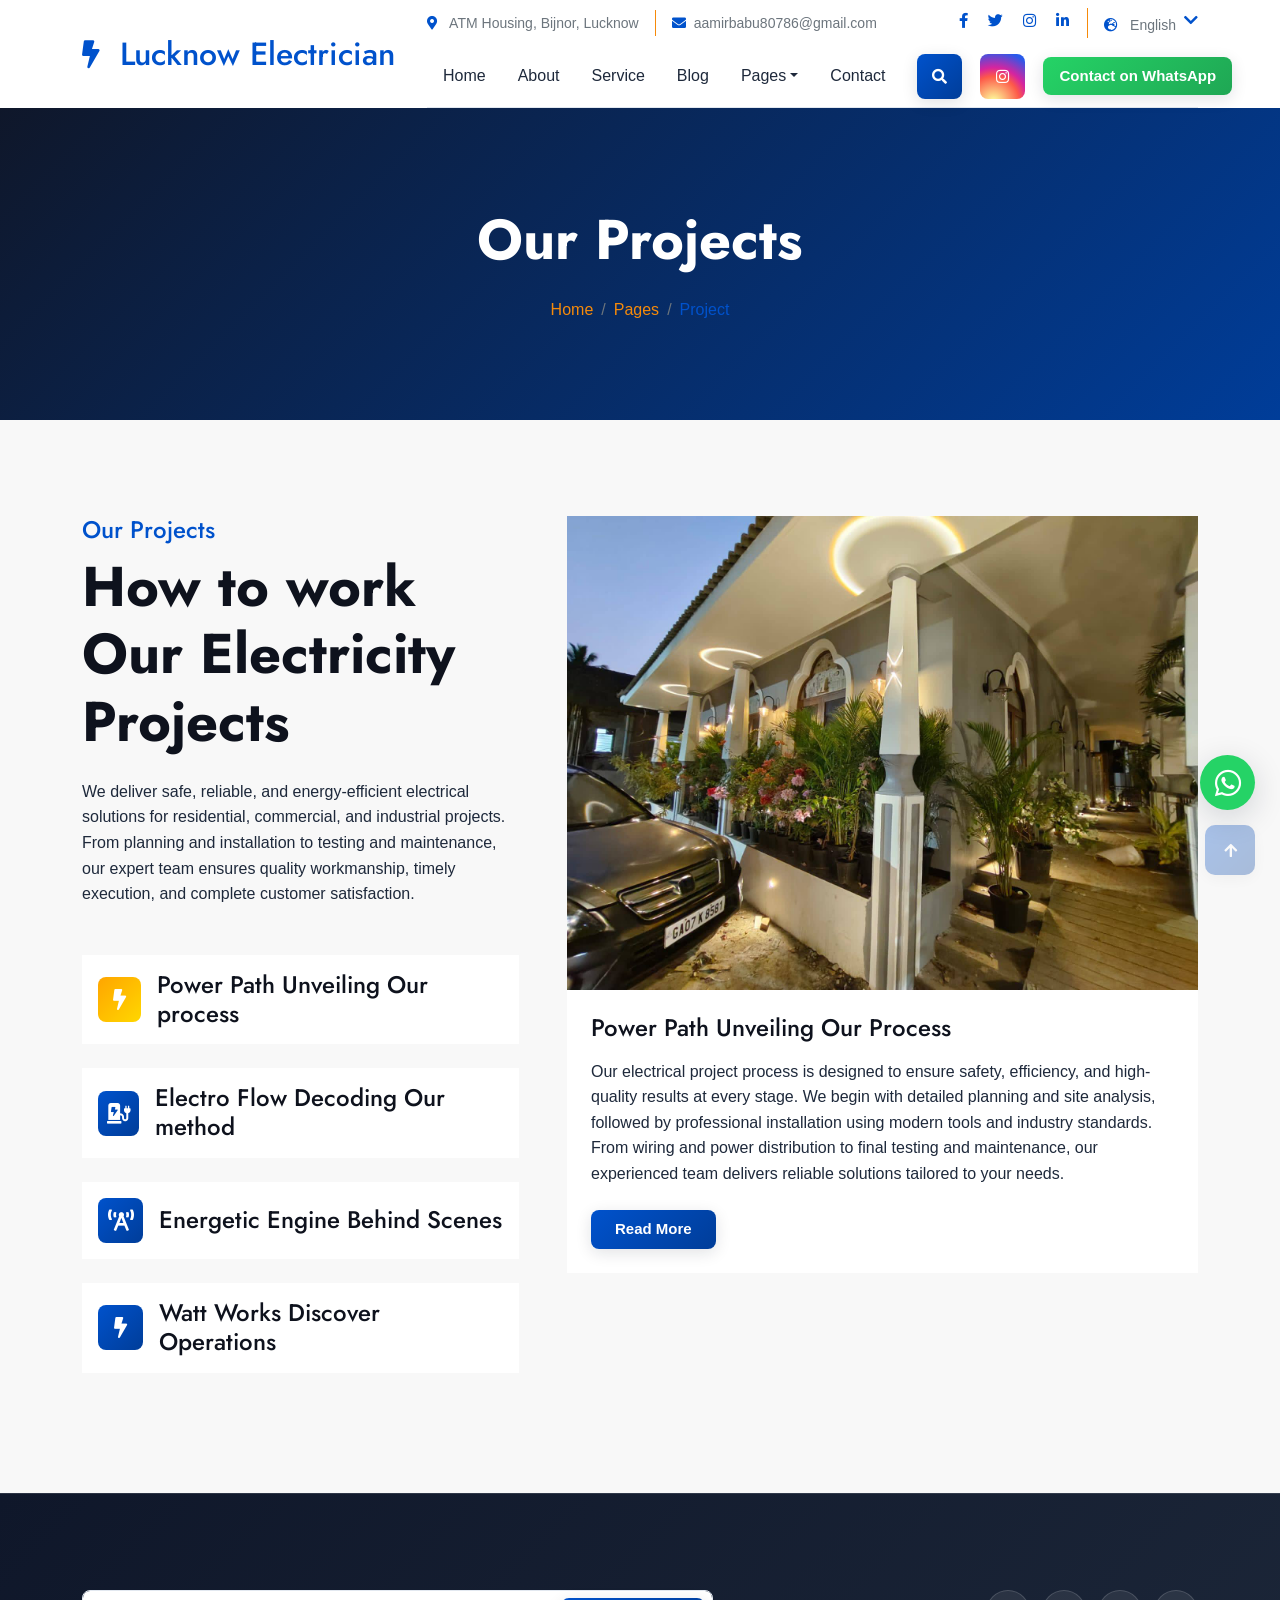
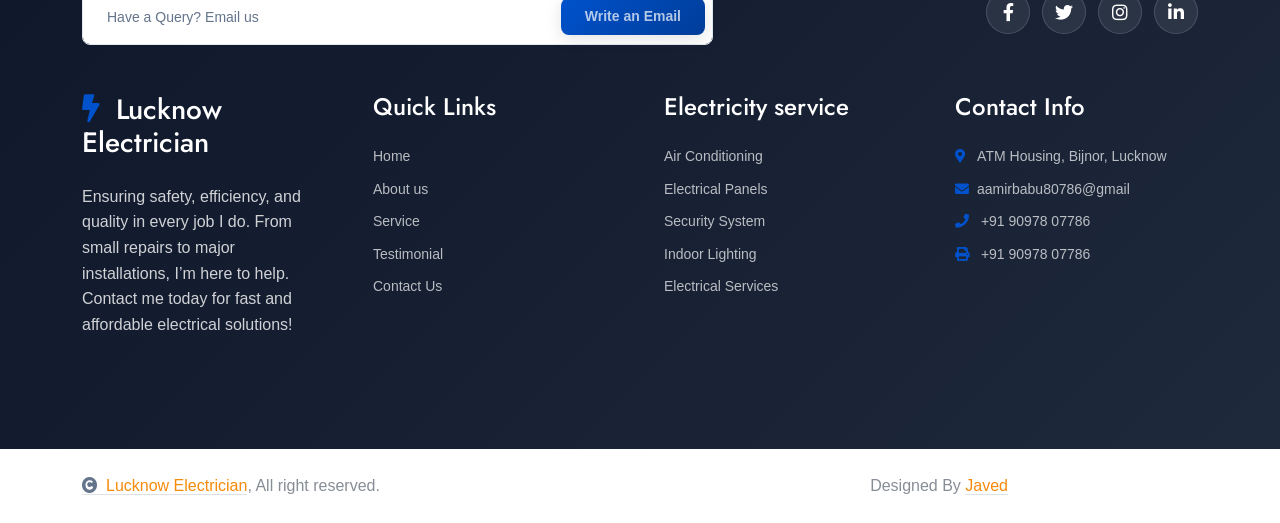
<file: electrical-website-template/project.html>
<!DOCTYPE html>
<html lang="en">

    <head>
        <meta charset="utf-8">
        <link rel="icon" type="image/png" href="my_img/favicon.png">
        <title>Lucknow Electrician - Projects</title>
        <meta content="width=device-width, initial-scale=1.0" name="viewport">
        <meta content="projects, electrical work" name="keywords">
        <meta content="Lucknow Electrician Projects - View our completed electrical projects and installations." name="description">

        <!-- Google Web Fonts -->
        <link rel="preconnect" href="https://fonts.googleapis.com">
        <link rel="preconnect" href="https://fonts.gstatic.com" crossorigin>
        <link href="https://fonts.googleapis.com/css2?family=Inter:wght@100..900&family=Edu+TAS+Beginner:wght@400..700&family=Jost:ital,wght@0,100..900;1,100..900&display=swap" rel="stylesheet">

        <!-- Icon Font Stylesheet -->
        <link rel="stylesheet" href="https://use.fontawesome.com/releases/v5.15.4/css/all.css"/>
        <link href="https://cdn.jsdelivr.net/npm/bootstrap-icons@1.4.1/font/bootstrap-icons.css" rel="stylesheet">

        <!-- Libraries Stylesheet -->
        <link rel="stylesheet" href="lib/animate/animate.min.css"/>
        <link href="lib/owlcarousel/assets/owl.carousel.min.css" rel="stylesheet">


        <!-- Customized Bootstrap Stylesheet -->
        <link href="css/bootstrap.min.css" rel="stylesheet">

        <!-- Template Stylesheet -->
        <link href="css/style.css" rel="stylesheet">
    </head>

    <body>

        <!-- Spinner Start -->
        <div id="spinner" class="show bg-white position-fixed translate-middle w-100 vh-100 top-50 start-50 d-flex align-items-center justify-content-center">
            <div class="spinner-border text-primary" style="width: 3rem; height: 3rem;" role="status">
                <span class="sr-only">Loading...</span>
            </div>
        </div>
        <!-- Spinner End -->

        

        <!-- Navbar & Hero Start -->
        <div class="container-fluid header-top">
            <div class="container d-flex align-items-center">
                <div class="header-logo-col d-none d-lg-flex align-items-center h-100">
                    <a href="index.html" class="navbar-brand">
                        <h2 class="text-primary mb-0"><i class="fas fa-bolt"></i> Lucknow Electrician</h2>
                        <!-- <img src="img/logo.png" alt="Logo"> -->
                    </a>
                </div>
                <div class="w-100 h-100">
                    <div class="topbar px-0 py-2 d-none d-lg-block">
                        <div class="row gx-0 align-items-center">
                            <div class="col-lg-8 text-center text-lg-center mb-lg-0">
                                <div class="d-flex flex-wrap">
                                    <div class="border-end border-primary pe-3">
                                        <a href="https://maps.app.goo.gl/Aq4Q6rjsmGBbPMMo7?g_st=it" class="text-muted small" target="_blank" rel="noopener noreferrer"><i class="fas fa-map-marker-alt text-primary me-2"></i> ATM Housing, Bijnor, Lucknow</a>
                                    </div>
                                    <div class="ps-3">
                                        <a href="mailto:aamirbabu80786@gmail.com" class="text-muted small"><i class="fas fa-envelope text-primary me-2"></i>aamirbabu80786@gmail.com</a>
                                    </div>
                                </div>
                            </div>
                            <div class="col-lg-4 text-center text-lg-end">
                                <div class="d-flex justify-content-end">
                                    <div class="d-flex border-end border-primary pe-3">
                                        <a class="btn p-0 text-primary me-3" href="#"><i class="fab fa-facebook-f"></i></a>
                                        <a class="btn p-0 text-primary me-3" href="#"><i class="fab fa-twitter"></i></a>
                                        <a class="btn p-0 text-primary me-3" href="https://www.instagram.com/electrician09090" target="_blank" rel="noopener noreferrer"><i class="fab fa-instagram"></i></a>
                                        <a class="btn p-0 text-primary me-0" href="#"><i class="fab fa-linkedin-in"></i></a>
                                    </div>
                                    <div class="dropdown ms-3">
                                        <a href="#" id="languageDropdown" class="dropdown-toggle text-white" data-bs-toggle="dropdown" data-bs-auto-close="true" aria-expanded="false"><small class="text-body"><i class="fas fa-globe-europe text-primary me-2"></i> English</small></a>
                                        <div class="dropdown-menu" aria-labelledby="languageDropdown">
                                            <a href="#" class="dropdown-item language-item" data-lang="English">English</a>
                                            <a href="#" class="dropdown-item language-item" data-lang="Hindi">Hindi</a>
                                            <a href="#" class="dropdown-item language-item" data-lang="Bangla">Bangla</a>
                                            <a href="#" class="dropdown-item language-item" data-lang="French">French</a>
                                            <a href="#" class="dropdown-item language-item" data-lang="Spanish">Spanish</a>
                                        </div>
                                    </div>
                                </div>
                            </div>
                        </div>
                    </div>
                    <div class="nav-bar px-0 py-lg-0">
                        <nav class="navbar navbar-expand-lg navbar-light">
                            <div class="navbar-brand-block d-lg-none">
                                <a href="index.html" class="navbar-brand navbar-brand-2">
                                    <h2 class="text-primary mb-0"><i class="fas fa-bolt"></i> Lucknow Electrician</h2>
                                </a>
                                <a href="https://maps.app.goo.gl/Aq4Q6rjsmGBbPMMo7?g_st=it" class="navbar-location-link" target="_blank" rel="noopener noreferrer">
                                    <i class="fas fa-map-marker-alt text-primary me-1"></i>ATM Housing, Bijnor, Lucknow
                                </a>
                            </div>
                            <div class="navbar-mobile-tools d-flex d-lg-none align-items-center gap-2 ms-auto flex-shrink-0">
                                <a href="https://wa.me/919097807786" class="btn btn-primary btn-sm whatsapp nav-whatsapp-link navbar-whatsapp-mobile" target="_blank" rel="noopener noreferrer" aria-label="Contact on WhatsApp">
                                    <i class="fab fa-whatsapp"></i><span class="navbar-whatsapp-text ms-1">WhatsApp</span>
                                </a>
                                <button class="navbar-toggler" type="button" data-bs-toggle="collapse" data-bs-target="#navbarCollapse" aria-controls="navbarCollapse" aria-expanded="false" aria-label="Toggle navigation">
                                    <span class="navbar-toggler-icon"></span>
                                </button>
                            </div>
                            <div class="collapse navbar-collapse" id="navbarCollapse">
                                <div class="navbar-nav mx-0 mx-lg-auto bg-white">
                                    <a href="index.html" class="nav-item nav-link">Home</a>
                                    <a href="about.html" class="nav-item nav-link">About</a>
                                    <a href="service.html" class="nav-item nav-link">Service</a>
                                    <a href="blog.html" class="nav-item nav-link">Blog</a>
                                    <div class="nav-item dropdown active">
                                        <a href="#" class="nav-link" data-bs-toggle="dropdown">
                                            <span class="dropdown-toggle">Pages</span>
                                        </a>
                                        <div class="dropdown-menu">
                                            <a href="project.html" class="dropdown-item active">Our projects</a>
                                            <!-- <a href="team.html" class="dropdown-item">Our team</a> -->
                                            <a href="testimonial.html" class="dropdown-item">Testimonial</a>
                                            <a href="404.html" class="dropdown-item">404 Page</a>
                                        </div>
                                    </div>
                                    <a href="contact.html" class="nav-item nav-link">Contact</a>
                                    <div class="nav-btn ps-3 d-flex align-items-center">
                                        <button class="btn-search btn btn-primary btn-md-square mb-lg-0 flex-shrink-0" data-bs-toggle="modal" data-bs-target="#searchModal"><i class="fas fa-search"></i></button>
                                        <a href="https://www.instagram.com/electrician09090" class="btn btn-instagram btn-md-square ms-2 flex-shrink-0" target="_blank" rel="noopener noreferrer"><i class="fab fa-instagram"></i></a>
                                        <a href="https://wa.me/919097807786" class="btn btn-primary py-2 px-3 ms-2 whatsapp nav-whatsapp-link d-none d-lg-inline-block" target="_blank" rel="noopener noreferrer">Contact on WhatsApp</a>
                                    </div>
                                </div>
                            </div>
                        </nav>
                    </div>
                </div>
            </div>
        </div>
        <!-- Navbar & Hero End -->

        <!-- Modal Search Start -->
        <div class="modal fade" id="searchModal" tabindex="-1" aria-labelledby="searchModalLabel" aria-hidden="true">
            <div class="modal-dialog modal-dialog-centered">
                <div class="modal-content rounded-3">
                    <div class="modal-header">
                        <h5 class="modal-title" id="searchModalLabel">Search this site</h5>
                        <button type="button" class="btn-close" data-bs-dismiss="modal" aria-label="Close"></button>
                    </div>
                    <div class="modal-body">
                        <div class="input-group">
                            <input type="search" id="pageSearchInput" class="form-control p-3" placeholder="What are you looking for?" aria-describedby="search-button">
                            <button id="search-button" class="btn btn-primary input-group-text p-3" type="button">
                                <i class="fas fa-search"></i>
                            </button>
                        </div>
                        <div id="searchResults" class="mt-3 d-none"></div>
                    </div>
                </div>
            </div>
        </div>
        <!-- Modal Search End -->


        <!-- Header Start -->
        <div class="container-fluid bg-breadcrumb">
            <div class="container text-center py-5" style="max-width: 900px;">
                <h4 class="text-white display-4 mb-4 wow fadeInDown" data-wow-delay="0.1s">Our Projects</h4>
                <ol class="breadcrumb d-flex justify-content-center mb-0 wow fadeInDown" data-wow-delay="0.3s">
                    <li class="breadcrumb-item"><a href="index.html">Home</a></li>
                    <li class="breadcrumb-item"><a href="">Pages</a></li>
                    <li class="breadcrumb-item active text-primary">Project</li>
                </ol>    
            </div>
        </div>
        <!-- Header End -->


        <!-- Projects Start -->
        <div class="container-fluid projects bg-light py-5">
            <div class="container py-5">
                <div class="row g-5">
                    <div class="col-lg-5 wow fadeInLeft" data-wow-delay="0.2s">
                        <div>
                            <h4 class="text-primary">Our Projects</h4>
                            <h1 class="display-4 mb-4">How to work Our Electricity Projects</h1>
                            <p class="mb-5">We deliver safe, reliable, and energy-efficient electrical solutions for residential, commercial, and industrial projects. From planning and installation to testing and maintenance, our expert team ensures quality workmanship, timely execution, and complete customer satisfaction.</p>
                            <ul class="nav">
                                <li class="nav-item bg-white mb-4 w-100">
                                    <a class="d-flex align-items-center h4 mb-0 p-3 active" data-bs-toggle="pill" href="#ProjectsTab-1">
                                        <div class="projects-icon btn-md-square bg-primary text-white me-3"><span class="fas fa-bolt small"></span></div><span>Power Path Unveiling Our process</span>
                                    </a>
                                </li>
                                <li class="nav-item bg-white mb-4 w-100">
                                    <a class="d-flex align-items-center h4 mb-0 p-3" data-bs-toggle="pill" href="#ProjectsTab-2">
                                        <div class="projects-icon btn-md-square bg-primary text-white me-3"><span class="fas fa-charging-station small"></span></div><span>Electro Flow Decoding Our method</span>
                                    </a>
                                </li>
                                <li class="nav-item bg-white mb-4 w-100">
                                    <a class="d-flex align-items-center h4 mb-0 p-3" data-bs-toggle="pill" href="#ProjectsTab-3">
                                        <div class="projects-icon btn-md-square bg-primary text-white me-3"><span class="fas fa-broadcast-tower small"></span></div><span>Energetic Engine Behind Scenes</span>
                                    </a>
                                </li>
                                <li class="nav-item bg-white mb-4 w-100">
                                    <a class="d-flex align-items-center h4 mb-0 p-3" data-bs-toggle="pill" href="#ProjectsTab-4">
                                        <div class="projects-icon btn-md-square bg-primary text-white me-3"><span class="fas fa-bolt small"></span></div><span>Watt Works Discover Operations</span>
                                    </a>
                                </li>
                            </ul>
                        </div>
                    </div>
                    <div class="col-lg-7 wow fadeInRight" data-wow-delay="0.2s">
                        <div class="tab-content">
                            <div id="ProjectsTab-1" class="tab-pane fade show p-0 active">
                                <div class="projects-item">
                                    <img src="my_img/3.jpg" class="img-fluid w-100" alt="">
                                    <div class="projects-content bg-white p-4">
                                        <h4 class="mb-3">Power Path Unveiling Our Process</h4>
                                        <p class="mb-4">
                                        Our electrical project process is designed to ensure safety, efficiency, and high-quality results at every stage. We begin with detailed planning and site analysis, followed by professional installation using modern tools and industry standards. From wiring and power distribution to final testing and maintenance, our experienced team delivers reliable solutions tailored to your needs.
                                        </p>
                                        <a class="btn btn-primary py-2 px-4" href="#">Read More</a>
                                    </div>
                                </div>
                            </div>
                            <div id="ProjectsTab-2" class="tab-pane fade show p-0">
                                <div class="projects-item">
                                    <img src="my_img/1.jpg" class="img-fluid w-100" alt="">
                                    <div class="projects-content bg-white p-4">
                                        <h4 class="mb-3">Electro Flow Decoding Our Method</h4>
                                        <p class="mb-4">
                                            We follow a streamlined and professional approach to every electrical project, ensuring precision, safety, and long-lasting performance. Our process includes careful design planning, high-quality electrical installations, system testing, and ongoing support to provide dependable and energy-efficient solutions for every client.
                                        </p>
                                        <a class="btn btn-primary py-2 px-4" href="#">Read More</a>
                                    </div>
                                </div>
                            </div>
                            <div id="ProjectsTab-3" class="tab-pane fade show p-0">
                                <div class="projects-item">
                                    <img src="my_img/2_min.jpg" class="img-fluid w-100" alt="">
                                    <div class="projects-content bg-white p-4">
                                        <h4 class="mb-3">Energetic Engine Behind the Scenes</h4>
                                            <p class="mb-4">
                                                Behind every successful electrical project is a dedicated team committed to quality, innovation, and safety. We combine technical expertise with modern equipment to manage every detail efficiently, ensuring smooth execution, reliable performance, and customer satisfaction from start to finish.
                                            </p>
                                        <a class="btn btn-primary py-2 px-4" href="#">Read More</a>
                                    </div>
                                </div>
                            </div>
                            <div id="ProjectsTab-4" class="tab-pane fade show p-0">
                                <div class="projects-item">
                                    <img src="my_img/4_min.jpg" class="img-fluid w-100" alt="">
                                    <div class="projects-content bg-white p-4">
                                        <h4 class="mb-4">Watt Works Discover Our Operations</h4>
                                        <p class="mb-4">
                                            Our operations are focused on delivering efficient, safe, and dependable electrical services for every project. From system design and electrical installations to inspections and maintenance, we ensure each task is completed with precision, advanced technology, and industry-standard practices.
                                        </p>
                                        <a class="btn btn-primary py-2 px-4" href="#">Read More</a>
                                    </div>
                                </div>
                            </div>
                        </div>
                    </div>
                </div>
            </div>
        </div>
        <!-- Projects End -->

        <!-- Footer Start -->
        <div class="container-fluid footer bg-dark py-5 wow fadeIn" data-wow-delay="0.2s">
            <div class="container py-5">
                <div class="row g-5 mb-5 align-items-center">
                    <div class="col-lg-7">
                        <div class="position-relative mx-auto">
                            <input class="form-control w-100 py-3 ps-4 pe-5" type="text" placeholder="Have a Query? Email us">
                            <a href="mailto:aamirbabu80786@gmail.com" class="btn btn-primary position-absolute top-0 end-0 py-2 px-4 mt-2 me-2" role="button">Write an Email</a>
                        </div>
                    </div>
                    <div class="col-lg-5">
                        <div class="d-flex align-items-center justify-content-center justify-content-lg-end footer-social">
                            <a class="facebook" href="https://www.facebook.com/share/1Ap8kvxx7K/" target="_blank"><i class="fab fa-facebook-f"></i></a>
                            <a class="twitter" href="#"><i class="fab fa-twitter"></i></a>
                            <a class="instagram" href="https://www.instagram.com/electrician09090" target="_blank"><i class="fab fa-instagram"></i></a>
                            <a class="linkedin" href="#"><i class="fab fa-linkedin-in"></i></a>
                        </div>
                    </div>
                </div>
                <div class="row g-5">
                    <div class="col-md-6 col-lg-6 col-xl-3">
                        <div class="footer-item d-flex flex-column">
                            <div class="footer-item">
                                <h3 class="text-white mb-4"><i class="fas fa-bolt text-primary me-3"></i>Lucknow Electrician</h3>
                                <p class="mb-3">
                                Ensuring safety, efficiency, and quality in every job I do. From small repairs to major installations, I’m here to help. Contact me today for fast and affordable electrical solutions!
                                </p>
                            </div>
                        </div>
                    </div>
                    <div class="col-md-6 col-lg-6 col-xl-3">
                        <div class="footer-item d-flex flex-column">
                            <h4 class="text-white mb-4">Quick Links</h4>
                            <a href="index.html"> Home</a>
                            <a href="about.html"> About us</a>
                            <a href="service.html"> Service</a>
                            <a href="testimonial.html"> Testimonial</a>
                            <a href="contact.html"> Contact Us</a>
                        </div>
                    </div>
                    <div class="col-md-6 col-lg-6 col-xl-3">
                        <div class="footer-item d-flex flex-column">
                            <h4 class="text-white mb-4">Electricity service</h4>
                            <a href="#"> Air Conditioning</a>
                            <a href="#"> Electrical Panels</a>
                            <a href="#"> Security System</a>
                            <a href="#"> Indoor Lighting</a>
                            <a href="#"> Electrical Services</a>
                        </div>
                    </div>
                    <div class="col-md-6 col-lg-6 col-xl-3">
                        <div class="footer-item d-flex flex-column">
                            <h4 class="text-white mb-4">Contact Info</h4>
                            <a href="https://maps.app.goo.gl/Aq4Q6rjsmGBbPMMo7?g_st=it" target="_blank" rel="noopener noreferrer"><i class="fa fa-map-marker-alt text-primary me-2"></i> ATM Housing, Bijnor, Lucknow</a>
                            <a href="mailto:aamirbabu80786@gmail.com"><i class="fas fa-envelope text-primary me-2"></i>aamirbabu80786@gmail</a>
                            <a href="tel:+91 90978 07786"><i class="fas fa-phone text-primary me-2"></i> +91 90978 07786</a>
                            <a href="tel:+91 90978 07786" class="mb-3"><i class="fas fa-print text-primary me-2"></i> +91 90978 07786</a>
                        </div>
                    </div>
                </div>
            </div>
        </div>
        <!-- Footer End -->

        
        <!-- Copyright Start -->
        <div class="container-fluid copyright py-4">
            <div class="container">
                <div class="row g-4 align-items-center">
                    <div class="col-md-4 text-center text-md-start mb-md-0">
                        <span class="text-body"><a href="#" class="border-bottom text-black"><i class="fas fa-copyright text-light me-2"></i>Lucknow Electrician</a>, All right reserved.</span>
                    </div>
                    <div class="col-md-6 text-center text-md-end text-body">
                        Designed By <a class="border-bottom text-black" href="https://wa.me/918005206572">Javed</a>
                    </div>
                </div>
            </div>
        </div>
        <!-- Copyright End -->

         


        


        <!-- Back to Top -->
        <a href="#" class="btn btn-primary btn-lg-square back-to-top"><i class="fa fa-arrow-up"></i></a>   

        <!-- Floating WhatsApp Button -->
        <a href="https://wa.me/919097807786" class="floating-whatsapp" target="_blank" rel="noopener noreferrer">
            <i class="fab fa-whatsapp"></i>
        </a>

        
        <!-- JavaScript Libraries -->
        <script src="https://ajax.googleapis.com/ajax/libs/jquery/3.6.4/jquery.min.js"></script>
        <script src="https://cdn.jsdelivr.net/npm/bootstrap@5.0.0/dist/js/bootstrap.bundle.min.js"></script>
        <script src="lib/wow/wow.min.js"></script>
        <script src="lib/easing/easing.min.js"></script>
        <script src="lib/waypoints/waypoints.min.js"></script>
        <script src="lib/owlcarousel/owl.carousel.min.js"></script>
        

        <!-- Template Javascript -->
        <script src="js/main.js"></script>
    </body>

</html>
</file>
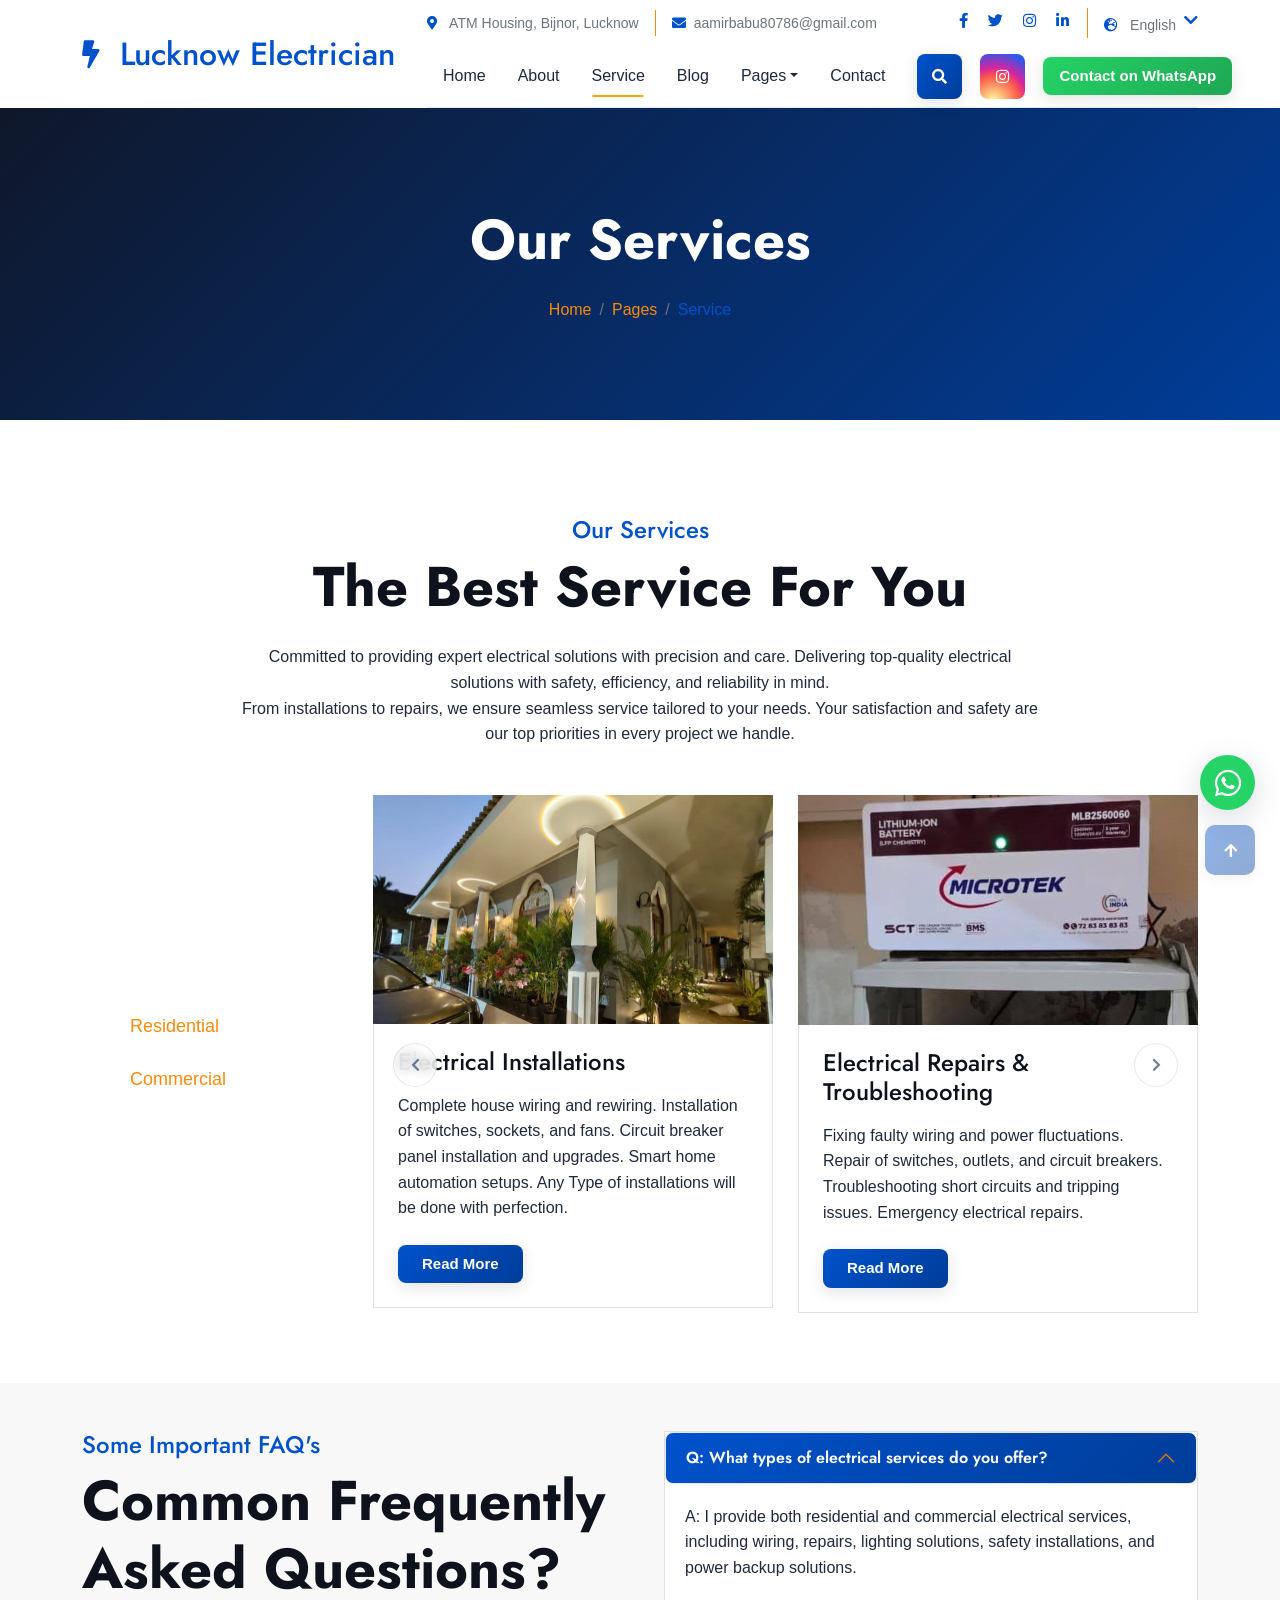
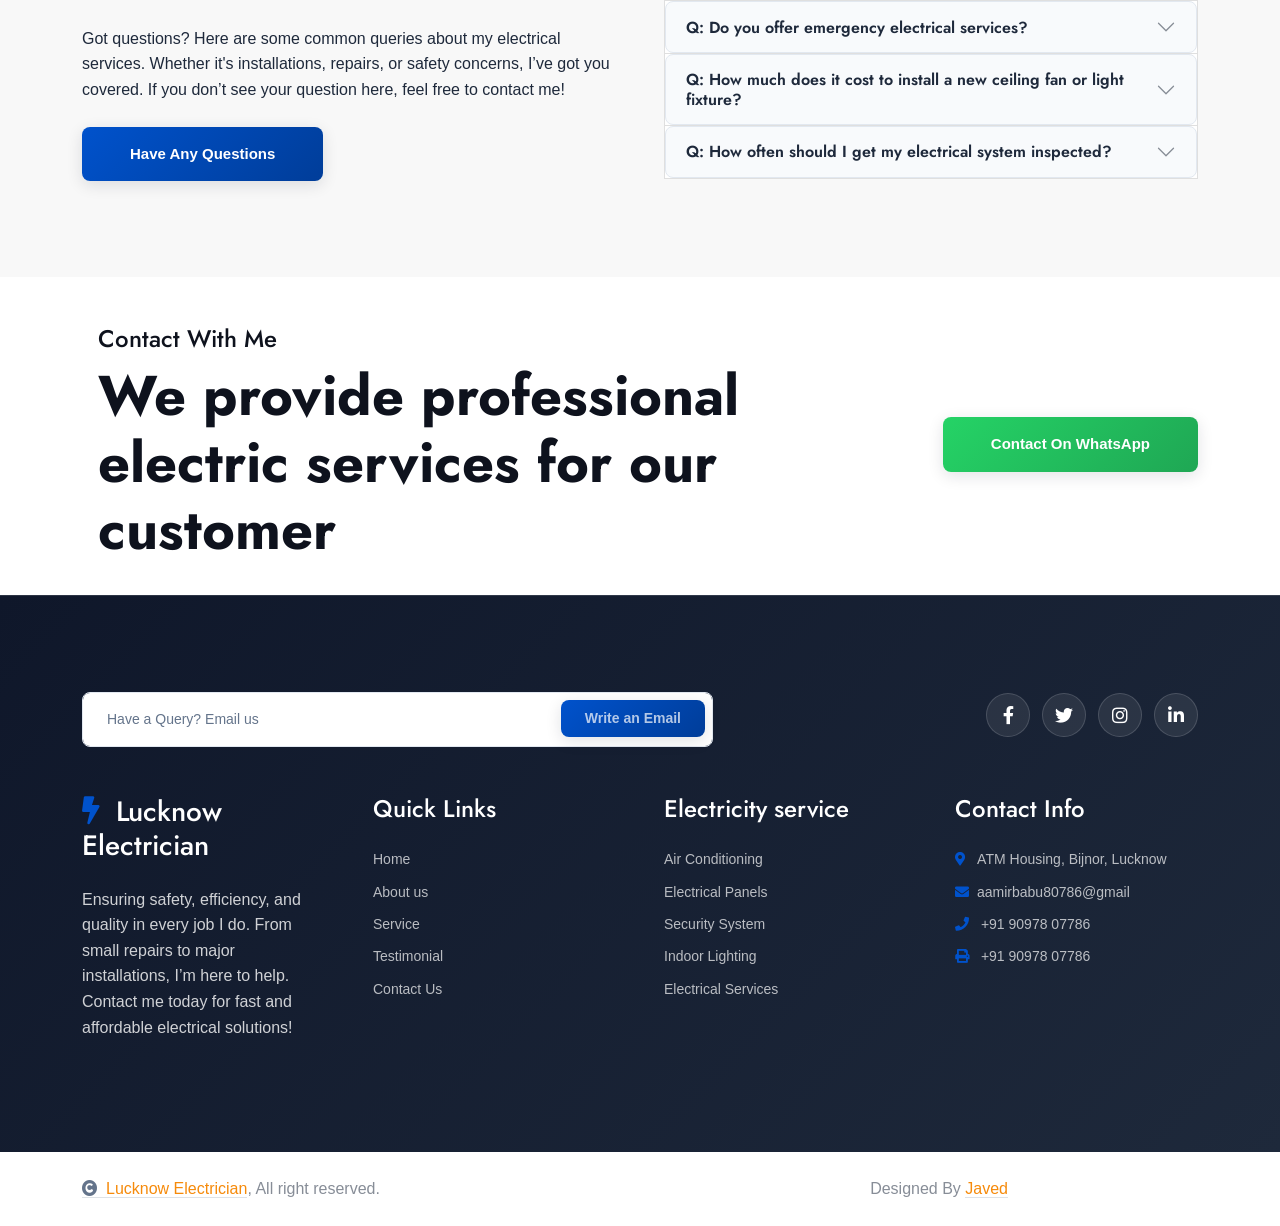
<file: electrical-website-template/service.html>
<!DOCTYPE html>
<html lang="en">

    <head>
        <meta charset="utf-8">
        <link rel="icon" type="image/png" href="my_img/favicon.png">
        <title>Lucknow Electrician - Services</title>
        <meta content="width=device-width, initial-scale=1.0" name="viewport">
        <meta content="electrical services, installation, repair" name="keywords">
        <meta content="Lucknow Electrician Services - Professional residential and commercial electrical installations, repairs, and maintenance." name="description">

        <!-- Google Web Fonts -->
        <link rel="preconnect" href="https://fonts.googleapis.com">
        <link rel="preconnect" href="https://fonts.gstatic.com" crossorigin>
        <link href="https://fonts.googleapis.com/css2?family=Inter:wght@100..900&family=Edu+TAS+Beginner:wght@400..700&family=Jost:ital,wght@0,100..900;1,100..900&display=swap" rel="stylesheet">

        <!-- Icon Font Stylesheet -->
        <link rel="stylesheet" href="https://use.fontawesome.com/releases/v5.15.4/css/all.css"/>
        <link href="https://cdn.jsdelivr.net/npm/bootstrap-icons@1.4.1/font/bootstrap-icons.css" rel="stylesheet">

        <!-- Libraries Stylesheet -->
        <link rel="stylesheet" href="lib/animate/animate.min.css"/>
        <link href="lib/owlcarousel/assets/owl.carousel.min.css" rel="stylesheet">


        <!-- Customized Bootstrap Stylesheet -->
        <link href="css/bootstrap.min.css" rel="stylesheet">

        <!-- Template Stylesheet -->
        <link href="css/style.css" rel="stylesheet">
    </head>

    <body>

        <!-- Spinner Start -->
        <div id="spinner" class="show bg-white position-fixed translate-middle w-100 vh-100 top-50 start-50 d-flex align-items-center justify-content-center">
            <div class="spinner-border text-primary" style="width: 3rem; height: 3rem;" role="status">
                <span class="sr-only">Loading...</span>
            </div>
        </div>
        <!-- Spinner End -->

        

        <!-- Navbar & Hero Start -->
        <div class="container-fluid header-top">
            <div class="container d-flex align-items-center">
                <div class="header-logo-col d-none d-lg-flex align-items-center h-100">
                    <a href="index.html" class="navbar-brand">
                        <h2 class="text-primary mb-0"><i class="fas fa-bolt"></i> Lucknow Electrician</h2>
                        <!-- <img src="img/logo.png" alt="Logo"> -->
                    </a>
                </div>
                <div class="w-100 h-100">
                    <div class="topbar px-0 py-2 d-none d-lg-block">
                        <div class="row gx-0 align-items-center">
                            <div class="col-lg-8 text-center text-lg-center mb-lg-0">
                                <div class="d-flex flex-wrap">
                                    <div class="border-end border-primary pe-3">
                                        <a href="https://maps.app.goo.gl/Aq4Q6rjsmGBbPMMo7?g_st=it" class="text-muted small" target="_blank" rel="noopener noreferrer"><i class="fas fa-map-marker-alt text-primary me-2"></i> ATM Housing, Bijnor, Lucknow</a>
                                    </div>
                                    <div class="ps-3">
                                        <a href="mailto:aamirbabu80786@gmail.com" class="text-muted small"><i class="fas fa-envelope text-primary me-2"></i>aamirbabu80786@gmail.com</a>
                                    </div>
                                </div>
                            </div>
                            <div class="col-lg-4 text-center text-lg-end">
                                <div class="d-flex justify-content-end">
                                    <div class="d-flex border-end border-primary pe-3">
                                        <a class="btn p-0 text-primary me-3" href="#"><i class="fab fa-facebook-f"></i></a>
                                        <a class="btn p-0 text-primary me-3" href="#"><i class="fab fa-twitter"></i></a>
                                        <a class="btn p-0 text-primary me-3" href="https://www.instagram.com/electrician09090" target="_blank" rel="noopener noreferrer"><i class="fab fa-instagram"></i></a>
                                        <a class="btn p-0 text-primary me-0" href="#"><i class="fab fa-linkedin-in"></i></a>
                                    </div>
                                    <div class="dropdown ms-3">
                                        <a href="#" id="languageDropdown" class="dropdown-toggle text-white" data-bs-toggle="dropdown" data-bs-auto-close="true" aria-expanded="false"><small class="text-body"><i class="fas fa-globe-europe text-primary me-2"></i> English</small></a>
                                        <div class="dropdown-menu" aria-labelledby="languageDropdown">
                                            <a href="#" class="dropdown-item language-item" data-lang="English">English</a>
                                            <a href="#" class="dropdown-item language-item" data-lang="Hindi">Hindi</a>
                                            <a href="#" class="dropdown-item language-item" data-lang="Bangla">Bangla</a>
                                            <a href="#" class="dropdown-item language-item" data-lang="French">French</a>
                                            <a href="#" class="dropdown-item language-item" data-lang="Spanish">Spanish</a>
                                        </div>
                                    </div>
                                </div>
                            </div>
                        </div>
                    </div>
                    <div class="nav-bar px-0 py-lg-0">
                        <nav class="navbar navbar-expand-lg navbar-light">
                            <div class="navbar-brand-block d-lg-none">
                                <a href="index.html" class="navbar-brand navbar-brand-2">
                                    <h2 class="text-primary mb-0"><i class="fas fa-bolt"></i> Lucknow Electrician</h2>
                                </a>
                                <a href="https://maps.app.goo.gl/Aq4Q6rjsmGBbPMMo7?g_st=it" class="navbar-location-link" target="_blank" rel="noopener noreferrer">
                                    <i class="fas fa-map-marker-alt text-primary me-1"></i>ATM Housing, Bijnor, Lucknow
                                </a>
                            </div>
                            <div class="navbar-mobile-tools d-flex d-lg-none align-items-center gap-2 ms-auto flex-shrink-0">
                                <a href="https://wa.me/919097807786" class="btn btn-primary btn-sm whatsapp nav-whatsapp-link navbar-whatsapp-mobile" target="_blank" rel="noopener noreferrer" aria-label="Contact on WhatsApp">
                                    <i class="fab fa-whatsapp"></i><span class="navbar-whatsapp-text ms-1">WhatsApp</span>
                                </a>
                                <button class="navbar-toggler" type="button" data-bs-toggle="collapse" data-bs-target="#navbarCollapse" aria-controls="navbarCollapse" aria-expanded="false" aria-label="Toggle navigation">
                                    <span class="navbar-toggler-icon"></span>
                                </button>
                            </div>
                            <div class="collapse navbar-collapse" id="navbarCollapse">
                                <div class="navbar-nav mx-0 mx-lg-auto bg-white">
                                    <a href="index.html" class="nav-item nav-link">Home</a>
                                    <a href="about.html" class="nav-item nav-link">About</a>
                                    <a href="service.html" class="nav-item nav-link active">Service</a>
                                    <a href="blog.html" class="nav-item nav-link">Blog</a>
                                    <div class="nav-item dropdown">
                                        <a href="#" class="nav-link" data-bs-toggle="dropdown">
                                            <span class="dropdown-toggle">Pages</span>
                                        </a>
                                        <div class="dropdown-menu">
                                            <a href="project.html" class="dropdown-item">Our projects</a>
                                            <!-- <a href="team.html" class="dropdown-item">Our team</a> -->
                                            <a href="testimonial.html" class="dropdown-item">Testimonial</a>
                                            <a href="404.html" class="dropdown-item">404 Page</a>
                                        </div>
                                    </div>
                                    <a href="contact.html" class="nav-item nav-link">Contact</a>
                                    <div class="nav-btn ps-3 d-flex align-items-center">
                                        <button class="btn-search btn btn-primary btn-md-square mb-lg-0 flex-shrink-0" data-bs-toggle="modal" data-bs-target="#searchModal"><i class="fas fa-search"></i></button>
                                        <a href="https://www.instagram.com/electrician09090" class="btn btn-instagram btn-md-square ms-2 flex-shrink-0" target="_blank" rel="noopener noreferrer"><i class="fab fa-instagram"></i></a>
                                        <a href="https://wa.me/919097807786" class="btn btn-primary py-2 px-3 ms-2 whatsapp nav-whatsapp-link d-none d-lg-inline-block" target="_blank" rel="noopener noreferrer">Contact on WhatsApp</a>
                                    </div>
                                </div>
                            </div>
                        </nav>
                    </div>
                </div>
            </div>
        </div>
        <!-- Navbar & Hero End -->

        <!-- Modal Search Start -->
        <div class="modal fade" id="searchModal" tabindex="-1" aria-labelledby="searchModalLabel" aria-hidden="true">
            <div class="modal-dialog modal-dialog-centered">
                <div class="modal-content rounded-3">
                    <div class="modal-header">
                        <h5 class="modal-title" id="searchModalLabel">Search this site</h5>
                        <button type="button" class="btn-close" data-bs-dismiss="modal" aria-label="Close"></button>
                    </div>
                    <div class="modal-body">
                        <div class="input-group">
                            <input type="search" id="pageSearchInput" class="form-control p-3" placeholder="What are you looking for?" aria-describedby="search-button">
                            <button id="search-button" class="btn btn-primary input-group-text p-3" type="button">
                                <i class="fas fa-search"></i>
                            </button>
                        </div>
                        <div id="searchResults" class="mt-3 d-none"></div>
                    </div>
                </div>
            </div>
        </div>
        <!-- Modal Search End -->


        <!-- Header Start -->
        <div class="container-fluid bg-breadcrumb">
            <div class="container text-center py-5" style="max-width: 900px;">
                <h4 class="text-white display-4 mb-4 wow fadeInDown" data-wow-delay="0.1s">Our Services</h4>
                <ol class="breadcrumb d-flex justify-content-center mb-0 wow fadeInDown" data-wow-delay="0.3s">
                    <li class="breadcrumb-item"><a href="index.html">Home</a></li>
                    <li class="breadcrumb-item"><a href="#">Pages</a></li>
                    <li class="breadcrumb-item active text-primary">Service</li>
                </ol>    
            </div>
        </div>
        <!-- Header End -->


        <!-- Services Start -->
        <div class="container-fluid service py-5">
            <div class="container py-5">
                <div class="d-flex flex-column mx-auto text-center mb-5 wow fadeInUp" data-wow-delay="0.2s" style="max-width: 800px;">
                    <h4 class="text-primary">Our Services</h4>
                    <h1 class="display-4 mb-4">The Best Service For You</h1>
                    <p class="mb-0"> Committed to providing expert electrical solutions with precision and care. 
                    Delivering top-quality electrical solutions with safety, efficiency, and reliability in mind.
                    <br>From installations to repairs, we ensure seamless service tailored to your needs.
                    Your satisfaction and safety are our top priorities in every project we handle.
                    </p>
                </div>
                <div class="row g-5 align-items-center">
                    <div class="col-lg-3 wow fadeInLeft" data-wow-delay="0.2s">
                        <ul class="nav">
                            <li class="nav-item me-lg-0 mb-4">
                                <a class="py-3 px-5 active" data-bs-toggle="pill" href="#ServiceTab-1">
                                    <span style="font-size: 18px; font-weight: 500;">Residential</span>
                                </a>
                            </li>
                            <li class="nav-item me-lg-0 mb-4">
                                <a class="py-3 px-5" data-bs-toggle="pill" href="#ServiceTab-2">
                                    <span style="font-size: 18px; font-weight: 500;">Commercial</span>
                                </a>
                            </li>
                        </ul>
                    </div>
                    <div class="col-lg-9 wow fadeInRight" data-wow-delay="0.3s">
                        <div class="tab-content">
                            <div id="ServiceTab-1" class="tab-pane fade show p-0 active">
                                <div class="service-carousel owl-carousel">
                                    <div class="service-item">
                                        <img src="my_img/3_min.jpg" class="img-fluid w-100" alt="">
                                        <div class="border border-top-0 p-4">
                                            <h4 class="mb-3">Electrical Installations</h4>
                                            <p class="mb-4">
                                                Complete house wiring and rewiring. Installation of switches, sockets, and fans. Circuit breaker panel installation and upgrades. Smart home automation setups. Any Type of installations will be done with perfection.
                                            </p>
                                            <a class="btn btn-primary py-2 px-4" href="videos.html">Read More</a>
                                        </div>
                                    </div>
                                    <div class="service-item">
                                        <img src="my_img/6_min.jpg" class="img-fluid w-100" alt="">
                                        <div class="border border-top-0 p-4">
                                            <h4 class="mb-3">Electrical Repairs & Troubleshooting</h4>
                                            <p class="mb-4"> 
                                                Fixing faulty wiring and power fluctuations. Repair of switches, outlets, and circuit breakers. Troubleshooting short circuits and tripping issues. Emergency electrical repairs.
                                            </p>
                                            <a class="btn btn-primary py-2 px-4" href="videos.html">Read More</a>
                                        </div>
                                    </div>
                                    <div class="service-item">
                                        <img src="my_img/8_min.jpg" class="img-fluid w-100" alt="">
                                        <div class="border border-top-0 p-4">
                                            <h4 class="mb-3">Safety & Security Solutions</h4>
                                            <p class="mb-4">
                                                Installation of safety devices (MCB, RCCB, surge protectors). Earthing and grounding solutions. CCTV and security system wiring. Fire and smoke detector installation. Any Type of security equipments will be installed with perfection.
                                            </p>
                                            <a class="btn btn-primary py-2 px-4" href="videos.html">Read More</a>
                                        </div>
                                    </div>
                                    <div class="service-item">
                                        <img src="my_img/4_min.jpg" class="img-fluid w-100" alt="">
                                        <div class="border border-top-0 p-4">
                                            <h4 class="mb-3">Appliance & Equipment Wiring</h4>
                                            <p class="mb-4">
                                                Geyser, AC, and water pump wiring. Kitchen appliances wiring (microwave, induction, chimney). Home entertainment system setup (TV, home theater). Internet and telephone cabling.
                                            </p>
                                            <a class="btn btn-primary py-2 px-4" href="videos.html">Read More</a>
                                        </div>
                                    </div>
                                </div>
                            </div>
                            <div id="ServiceTab-2" class="tab-pane fade show p-0">
                                <div class="service-carousel owl-carousel">
                                    <div class="service-item">
                                        <img src="my_img/15_min.jpg" class="img-fluid w-100" alt="">
                                        <div class="border border-top-0 p-4">
                                            <h4 class="mb-3">Electrical Installations</h4>
                                            <p class="mb-4">
                                            Wiring and rewiring for offices, shops, and buildings. Installation of electrical panels and circuit breakers. New construction electrical work. Energy-efficient lighting solutions. Any Type of installations will be done with perfection.
                                            </p>
                                            <a class="btn btn-primary py-2 px-4" href="videos.html">Read More</a>
                                        </div>
                                    </div>
                                    <div class="service-item">
                                        <img src="my_img/11_min.jpg" class="img-fluid w-100" alt="">
                                        <div class="border border-top-0 p-4">
                                            <h4 class="mb-3">Lighting Solutions</h4>
                                            <p class="mb-4">
                                            LED lighting upgrades for energy efficiency. Office and showroom lighting installations. Outdoor and parking lot lighting. Motion sensor and security lighting.
                                            </p>
                                            <a class="btn btn-primary py-2 px-4" href="videos.html">Read More</a>
                                        </div>
                                    </div>

                                    <div class="service-item">
                                        <img src="my_img/1_min.jpg" class="img-fluid w-100" alt="">
                                        <div class="border border-top-0 p-4">
                                            <h4 class="mb-3">Electrical Repairs & Maintenance</h4>
                                            <p class="mb-4">
                                            Troubleshooting and fixing electrical issues. Preventive maintenance for commercial buildings. Repair of circuit breakers, fuses, and wiring. Emergency electrical repairs.
                                            We are here for your all kinds of repairs and maintenance.
                                            </p>
                                            <a class="btn btn-primary py-2 px-4" href="videos.html">Read More</a>
                                        </div>
                                    </div>
                                    
                                    <div class="service-item">
                                        <img src="my_img/2_min.jpg" class="img-fluid w-100" alt="">
                                        <div class="border border-top-0 p-4">
                                            <h4 class="mb-3">Safety & Security Solutions</h4>
                                            <p class="mb-4">
                                            Installation of safety devices (MCB, RCCB, surge protectors). Earthing and grounding solutions. CCTV and security system wiring. Fire and smoke detector installation.
                                            </p>
                                            <a class="btn btn-primary py-2 px-4" href="videos.html">Read More</a>
                                        </div>
                                    </div>
                                </div>
                            </div>
                        </div>
                    </div>
                </div>
            </div>
        </div>
        <!-- Services End -->

        <!-- FAQ Start -->
         <div class="container-fluid faq-section bg-light pb-5">
            <div class="container pb-5">
                <div class="row g-5">
                    <div class="col-lg-6 wow fadeInLeft" data-wow-delay="0.2s">
                        <h4 class="text-primary">Some Important FAQ's</h4>
                        <h1 class="display-4 mb-4">Common Frequently Asked Questions?</h1>
                        <p class="mb-4">
                            Got questions? Here are some common queries about my electrical services. Whether it's installations, repairs, or safety concerns, I’ve got you covered. If you don’t see your question here, feel free to contact me!
                        </p>
                        <a class="btn btn-primary py-3 px-5" href="#">Have Any Questions</a>
                    </div>
                    <div class="col-xl-6 wow fadeInRight" data-wow-delay="0.4s">
                        <div class="h-100">
                            <div class="accordion" id="accordionExample">
                                <div class="accordion-item">
                                    <h2 class="accordion-header" id="headingOne">
                                        <button class="accordion-button" type="button" data-bs-toggle="collapse" data-bs-target="#collapseOne" aria-expanded="true" aria-controls="collapseOne">
                                            Q: What types of electrical services do you offer?
                                        </button>
                                    </h2>
                                    <div id="collapseOne" class="accordion-collapse collapse show active" aria-labelledby="headingOne" data-bs-parent="#accordionExample">
                                        <div class="accordion-body">
                                            A: I provide both residential and commercial electrical services, including wiring, repairs, lighting solutions, safety installations, and power backup solutions.
                                        </div>
                                    </div>
                                </div>
                                <div class="accordion-item">
                                    <h2 class="accordion-header" id="headingTwo">
                                        <button class="accordion-button collapsed" type="button" data-bs-toggle="collapse" data-bs-target="#collapseTwo" aria-expanded="false" aria-controls="collapseTwo">
                                            Q: Do you offer emergency electrical services?
                                        </button>
                                    </h2>
                                    <div id="collapseTwo" class="accordion-collapse collapse" aria-labelledby="headingTwo" data-bs-parent="#accordionExample">
                                        <div class="accordion-body">
                                            A: Yes, I provide emergency electrical repairs for power outages, short circuits, and other urgent issues.
                                        </div>
                                    </div>
                                </div>
                                <div class="accordion-item">
                                    <h2 class="accordion-header" id="headingThree">
                                        <button class="accordion-button collapsed" type="button" data-bs-toggle="collapse" data-bs-target="#collapseThree" aria-expanded="false" aria-controls="collapseThree">
                                            Q: How much does it cost to install a new ceiling fan or light fixture?
                                        </button>
                                    </h2>
                                    <div id="collapseThree" class="accordion-collapse collapse" aria-labelledby="headingThree" data-bs-parent="#accordionExample">
                                        <div class="accordion-body">
                                        A: Prices vary depending on the type of fixture and complexity of the installation. Contact me for a free quote!
                                        </div>
                                    </div>
                                </div>
                                <div class="accordion-item">
                                    <h2 class="accordion-header" id="headingFour">
                                        <button class="accordion-button collapsed" type="button" data-bs-toggle="collapse" data-bs-target="#collapseFour" aria-expanded="false" aria-controls="collapseFour">
                                            Q: How often should I get my electrical system inspected?
                                        </button>
                                    </h2>
                                    <div id="collapseFour" class="accordion-collapse collapse" aria-labelledby="headingFour" data-bs-parent="#accordionExample">
                                        <div class="accordion-body">
                                            A: For homes, every 5-10 years is recommended. For businesses, annual inspections are ideal for safety and compliance.
                                        </div>
                                    </div>
                                </div>
                            </div>
                        </div>
                    </div>
                </div>
            </div>
         </div>
        <!-- FAQ End -->

        <!-- Banner Start -->
         <div class="container-fluid banner pt-3 pb-0 wow zoomIn bg-blue" data-wow-delay="0.2s">
            <div class="banner-design-1"></div>
            <div class="banner-design-2"></div>
            <div class="container py-3">
                <div class="row g-5">
                    <div class="col-lg-8">
                        <div class="p-3">
                            <h4 class="text-black">Contact With Me</h4>
                            <h1 class="display-4 text-black mb-0">We provide professional electric services for our customer</h1>
                        </div>
                    </div>
                    <div class="col-lg-4">
                        <div class="d-flex align-items-center justify-content-lg-end h-100">
                            <a class="btn btn-primary py-3 px-2 px-md-5 ms-4 whatsapp" target="_blank" href="https://wa.me/919097807786">Contact On WhatsApp</a>
                        </div>
                    </div>
                </div>
            </div>
         </div>
        <!-- Banner End -->

        <!-- Footer Start -->
        <div class="container-fluid footer bg-dark py-5 wow fadeIn" data-wow-delay="0.2s">
            <div class="container py-5">
                <div class="row g-5 mb-5 align-items-center">
                    <div class="col-lg-7">
                        <div class="position-relative mx-auto">
                            <input class="form-control w-100 py-3 ps-4 pe-5" type="text" placeholder="Have a Query? Email us">
                            <a href="mailto:aamirbabu80786@gmail.com" class="btn btn-primary position-absolute top-0 end-0 py-2 px-4 mt-2 me-2" role="button">Write an Email</a>
                        </div>
                    </div>
                    <div class="col-lg-5">
                        <div class="d-flex align-items-center justify-content-center justify-content-lg-end footer-social">
                            <a class="facebook" href="https://www.facebook.com/share/1Ap8kvxx7K/" target="_blank"><i class="fab fa-facebook-f"></i></a>
                            <a class="twitter" href="#"><i class="fab fa-twitter"></i></a>
                            <a class="instagram" href="https://www.instagram.com/electrician09090" target="_blank"><i class="fab fa-instagram"></i></a>
                            <a class="linkedin" href="#"><i class="fab fa-linkedin-in"></i></a>
                        </div>
                    </div>
                </div>
                <div class="row g-5">
                    <div class="col-md-6 col-lg-6 col-xl-3">
                        <div class="footer-item d-flex flex-column">
                            <div class="footer-item">
                                <h3 class="text-white mb-4"><i class="fas fa-bolt text-primary me-3"></i>Lucknow Electrician</h3>
                                <p class="mb-3">
                                Ensuring safety, efficiency, and quality in every job I do. From small repairs to major installations, I’m here to help. Contact me today for fast and affordable electrical solutions!
                                </p>
                            </div>
                        </div>
                    </div>
                    <div class="col-md-6 col-lg-6 col-xl-3">
                        <div class="footer-item d-flex flex-column">
                            <h4 class="text-white mb-4">Quick Links</h4>
                            <a href="index.html"> Home</a>
                            <a href="about.html"> About us</a>
                            <a href="service.html"> Service</a>
                            <a href="testimonial.html"> Testimonial</a>
                            <a href="contact.html"> Contact Us</a>
                        </div>
                    </div>
                    <div class="col-md-6 col-lg-6 col-xl-3">
                        <div class="footer-item d-flex flex-column">
                            <h4 class="text-white mb-4">Electricity service</h4>
                            <a href="#"> Air Conditioning</a>
                            <a href="#"> Electrical Panels</a>
                            <a href="#"> Security System</a>
                            <a href="#"> Indoor Lighting</a>
                            <a href="#"> Electrical Services</a>
                        </div>
                    </div>
                    <div class="col-md-6 col-lg-6 col-xl-3">
                        <div class="footer-item d-flex flex-column">
                            <h4 class="text-white mb-4">Contact Info</h4>
                            <a href="https://maps.app.goo.gl/Aq4Q6rjsmGBbPMMo7?g_st=it" target="_blank" rel="noopener noreferrer"><i class="fa fa-map-marker-alt text-primary me-2"></i> ATM Housing, Bijnor, Lucknow</a>
                            <a href="mailto:aamirbabu80786@gmail.com"><i class="fas fa-envelope text-primary me-2"></i>aamirbabu80786@gmail</a>
                            <a href="tel:+91 90978 07786"><i class="fas fa-phone text-primary me-2"></i> +91 90978 07786</a>
                            <a href="tel:+91 90978 07786" class="mb-3"><i class="fas fa-print text-primary me-2"></i> +91 90978 07786</a>
                        </div>
                    </div>
                </div>
            </div>
        </div>
        <!-- Footer End -->

        
        <!-- Copyright Start -->
        <div class="container-fluid copyright py-4">
            <div class="container">
                <div class="row g-4 align-items-center">
                    <div class="col-md-4 text-center text-md-start mb-md-0">
                        <span class="text-body"><a href="#" class="border-bottom text-black"><i class="fas fa-copyright text-light me-2"></i>Lucknow Electrician</a>, All right reserved.</span>
                    </div>
                    <div class="col-md-6 text-center text-md-end text-body">
                        Designed By <a class="border-bottom text-black" href="https://wa.me/918005206572">Javed</a>
                    </div>
                </div>
            </div>
        </div>
        <!-- Copyright End -->

        <!-- Back to Top -->
        <a href="#" class="btn btn-primary btn-lg-square back-to-top"><i class="fa fa-arrow-up"></i></a>   

        <!-- Floating WhatsApp Button -->
        <a href="https://wa.me/919097807786" class="floating-whatsapp" target="_blank" rel="noopener noreferrer">
            <i class="fab fa-whatsapp"></i>
        </a>

        
        <!-- JavaScript Libraries -->
        <script src="https://ajax.googleapis.com/ajax/libs/jquery/3.6.4/jquery.min.js"></script>
        <script src="https://cdn.jsdelivr.net/npm/bootstrap@5.0.0/dist/js/bootstrap.bundle.min.js"></script>
        <script src="lib/wow/wow.min.js"></script>
        <script src="lib/easing/easing.min.js"></script>
        <script src="lib/waypoints/waypoints.min.js"></script>
        <script src="lib/owlcarousel/owl.carousel.min.js"></script>

        <!-- Template Javascript -->
        <script src="js/main.js"></script>
    </body>

</html>
</file>
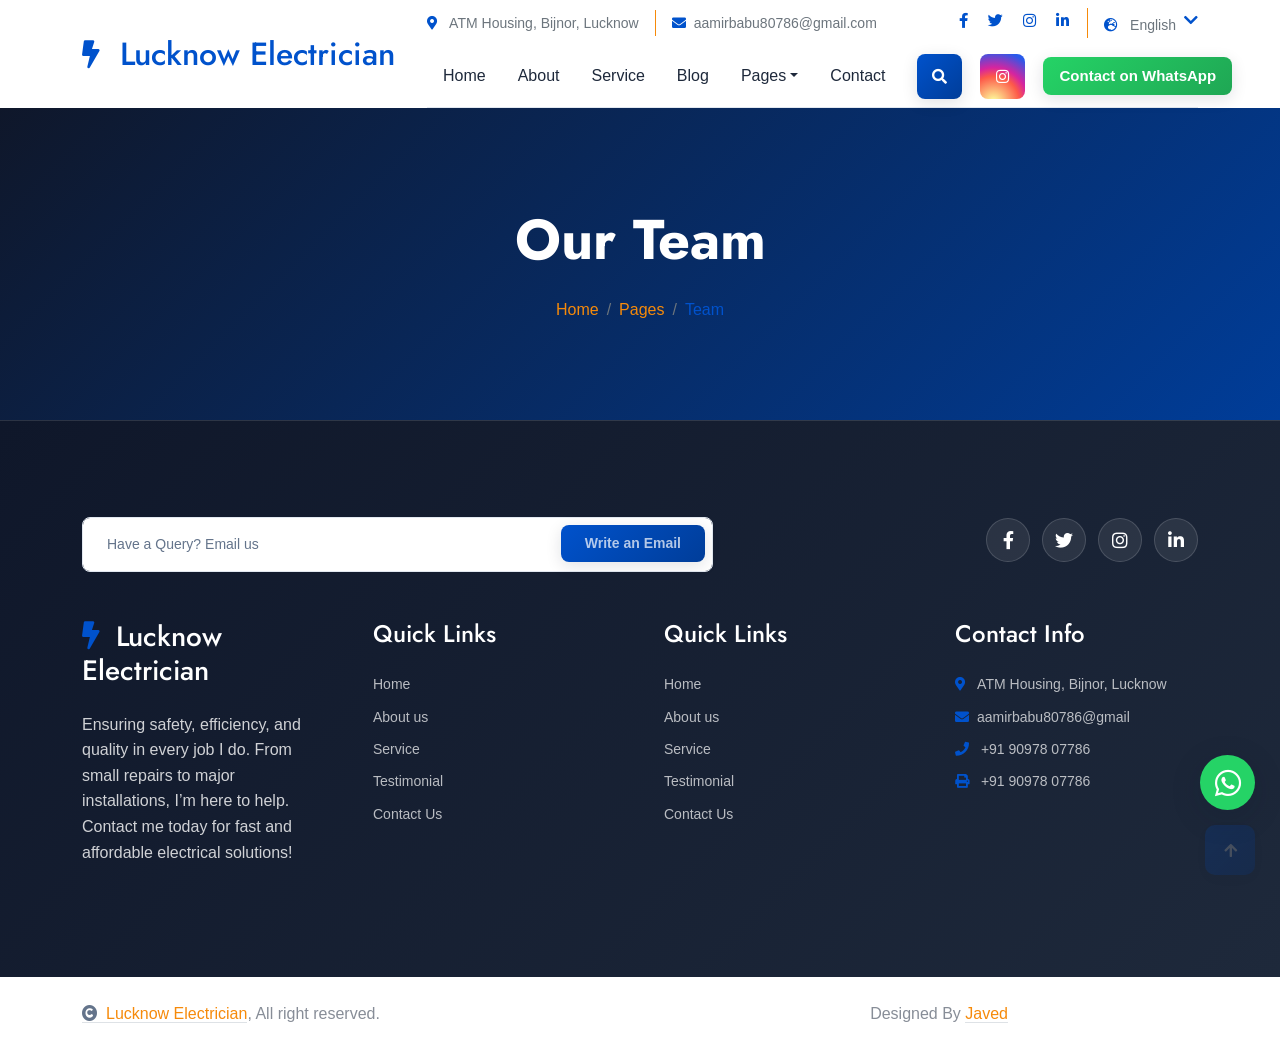
<file: electrical-website-template/team.html>
<!DOCTYPE html>
<html lang="en">

    <head>
        <meta charset="utf-8">
        <link rel="icon" type="image/png" href="my_img/favicon.png">
        <title>Lucknow Electrician - Our Team</title>
        <meta content="width=device-width, initial-scale=1.0" name="viewport">
        <meta content="team, electricians" name="keywords">
        <meta content="Lucknow Electrician Team - Meet our professional and experienced electricians." name="description">

        <!-- Google Web Fonts -->
        <link rel="preconnect" href="https://fonts.googleapis.com">
        <link rel="preconnect" href="https://fonts.gstatic.com" crossorigin>
        <link href="https://fonts.googleapis.com/css2?family=Inter:wght@100..900&family=Edu+TAS+Beginner:wght@400..700&family=Jost:ital,wght@0,100..900;1,100..900&display=swap" rel="stylesheet">

        <!-- Icon Font Stylesheet -->
        <link rel="stylesheet" href="https://use.fontawesome.com/releases/v5.15.4/css/all.css"/>
        <link href="https://cdn.jsdelivr.net/npm/bootstrap-icons@1.4.1/font/bootstrap-icons.css" rel="stylesheet">

        <!-- Libraries Stylesheet -->
        <link rel="stylesheet" href="lib/animate/animate.min.css"/>
        <link href="lib/owlcarousel/assets/owl.carousel.min.css" rel="stylesheet">


        <!-- Customized Bootstrap Stylesheet -->
        <link href="css/bootstrap.min.css" rel="stylesheet">

        <!-- Template Stylesheet -->
        <link href="css/style.css" rel="stylesheet">
    </head>

    <body>

        <!-- Spinner Start -->
        <div id="spinner" class="show bg-white position-fixed translate-middle w-100 vh-100 top-50 start-50 d-flex align-items-center justify-content-center">
            <div class="spinner-border text-primary" style="width: 3rem; height: 3rem;" role="status">
                <span class="sr-only">Loading...</span>
            </div>
        </div>
        <!-- Spinner End -->

        

        <!-- Navbar & Hero Start -->
        <div class="container-fluid header-top">
            <div class="container d-flex align-items-center">
                <div class="header-logo-col d-none d-lg-flex align-items-center h-100">
                    <a href="index.html" class="navbar-brand">
                        <h2 class="text-primary mb-0"><i class="fas fa-bolt"></i> Lucknow Electrician</h2>
                        <!-- <img src="img/logo.png" alt="Logo"> -->
                    </a>
                </div>
                <div class="w-100 h-100">
                    <div class="topbar px-0 py-2 d-none d-lg-block">
                        <div class="row gx-0 align-items-center">
                            <div class="col-lg-8 text-center text-lg-center mb-lg-0">
                                <div class="d-flex flex-wrap">
                                    <div class="border-end border-primary pe-3">
                                        <a href="https://maps.app.goo.gl/Aq4Q6rjsmGBbPMMo7?g_st=it" class="text-muted small" target="_blank" rel="noopener noreferrer"><i class="fas fa-map-marker-alt text-primary me-2"></i> ATM Housing, Bijnor, Lucknow</a>
                                    </div>
                                    <div class="ps-3">
                                        <a href="mailto:aamirbabu80786@gmail.com" class="text-muted small"><i class="fas fa-envelope text-primary me-2"></i>aamirbabu80786@gmail.com</a>
                                    </div>
                                </div>
                            </div>
                            <div class="col-lg-4 text-center text-lg-end">
                                <div class="d-flex justify-content-end">
                                    <div class="d-flex border-end border-primary pe-3">
                                        <a class="btn p-0 text-primary me-3" href="#"><i class="fab fa-facebook-f"></i></a>
                                        <a class="btn p-0 text-primary me-3" href="#"><i class="fab fa-twitter"></i></a>
                                        <a class="btn p-0 text-primary me-3" href="https://www.instagram.com/electrician09090" target="_blank" rel="noopener noreferrer"><i class="fab fa-instagram"></i></a>
                                        <a class="btn p-0 text-primary me-0" href="#"><i class="fab fa-linkedin-in"></i></a>
                                    </div>
                                    <div class="dropdown ms-3">
                                        <a href="#" id="languageDropdown" class="dropdown-toggle text-white" data-bs-toggle="dropdown" data-bs-auto-close="true" aria-expanded="false"><small class="text-body"><i class="fas fa-globe-europe text-primary me-2"></i> English</small></a>
                                        <div class="dropdown-menu" aria-labelledby="languageDropdown">
                                            <a href="#" class="dropdown-item language-item" data-lang="English">English</a>
                                            <a href="#" class="dropdown-item language-item" data-lang="Hindi">Hindi</a>
                                            <a href="#" class="dropdown-item language-item" data-lang="Bangla">Bangla</a>
                                            <a href="#" class="dropdown-item language-item" data-lang="French">French</a>
                                            <a href="#" class="dropdown-item language-item" data-lang="Spanish">Spanish</a>
                                        </div>
                                    </div>
                                </div>
                            </div>
                        </div>
                    </div>
                    <div class="nav-bar px-0 py-lg-0">
                        <nav class="navbar navbar-expand-lg navbar-light">
                            <div class="navbar-brand-block d-lg-none">
                                <a href="index.html" class="navbar-brand navbar-brand-2">
                                    <h2 class="text-primary mb-0"><i class="fas fa-bolt"></i> Lucknow Electrician</h2>
                                </a>
                                <a href="https://maps.app.goo.gl/Aq4Q6rjsmGBbPMMo7?g_st=it" class="navbar-location-link" target="_blank" rel="noopener noreferrer">
                                    <i class="fas fa-map-marker-alt text-primary me-1"></i>ATM Housing, Bijnor, Lucknow
                                </a>
                            </div>
                            <div class="navbar-mobile-tools d-flex d-lg-none align-items-center gap-2 ms-auto flex-shrink-0">
                                <a href="https://wa.me/919097807786" class="btn btn-primary btn-sm whatsapp nav-whatsapp-link navbar-whatsapp-mobile" target="_blank" rel="noopener noreferrer" aria-label="Contact on WhatsApp">
                                    <i class="fab fa-whatsapp"></i><span class="navbar-whatsapp-text ms-1">WhatsApp</span>
                                </a>
                                <button class="navbar-toggler" type="button" data-bs-toggle="collapse" data-bs-target="#navbarCollapse" aria-controls="navbarCollapse" aria-expanded="false" aria-label="Toggle navigation">
                                    <span class="navbar-toggler-icon"></span>
                                </button>
                            </div>
                            <div class="collapse navbar-collapse" id="navbarCollapse">
                                <div class="navbar-nav mx-0 mx-lg-auto bg-white">
                                    <a href="index.html" class="nav-item nav-link">Home</a>
                                    <a href="about.html" class="nav-item nav-link">About</a>
                                    <a href="service.html" class="nav-item nav-link">Service</a>
                                    <a href="blog.html" class="nav-item nav-link">Blog</a>
                                    <div class="nav-item dropdown active">
                                        <a href="#" class="nav-link" data-bs-toggle="dropdown">
                                            <span class="dropdown-toggle">Pages</span>
                                        </a>
                                        <div class="dropdown-menu">
                                            <a href="project.html" class="dropdown-item">Our projects</a>
                                            <!-- <a href="team.html" class="dropdown-item active">Our team</a> -->
                                            <a href="testimonial.html" class="dropdown-item">Testimonial</a>
                                            <a href="404.html" class="dropdown-item">404 Page</a>
                                        </div>
                                    </div>
                                    <a href="contact.html" class="nav-item nav-link">Contact</a>
                                    <div class="nav-btn ps-3 d-flex align-items-center">
                                        <button class="btn-search btn btn-primary btn-md-square mb-lg-0 flex-shrink-0" data-bs-toggle="modal" data-bs-target="#searchModal"><i class="fas fa-search"></i></button>
                                        <a href="https://www.instagram.com/electrician09090" class="btn btn-instagram btn-md-square ms-2 flex-shrink-0" target="_blank" rel="noopener noreferrer"><i class="fab fa-instagram"></i></a>
                                        <a href="https://wa.me/919097807786" class="btn btn-primary py-2 px-3 ms-2 whatsapp nav-whatsapp-link d-none d-lg-inline-block" target="_blank" rel="noopener noreferrer">Contact on WhatsApp</a>
                                    </div>
                                </div>
                            </div>
                        </nav>
                    </div>
                </div>
            </div>
        </div>
        <!-- Navbar & Hero End -->

        <!-- Modal Search Start -->
        <div class="modal fade" id="searchModal" tabindex="-1" aria-labelledby="searchModalLabel" aria-hidden="true">
            <div class="modal-dialog modal-dialog-centered">
                <div class="modal-content rounded-3">
                    <div class="modal-header">
                        <h5 class="modal-title" id="searchModalLabel">Search this site</h5>
                        <button type="button" class="btn-close" data-bs-dismiss="modal" aria-label="Close"></button>
                    </div>
                    <div class="modal-body">
                        <div class="input-group">
                            <input type="search" id="pageSearchInput" class="form-control p-3" placeholder="What are you looking for?" aria-describedby="search-button">
                            <button id="search-button" class="btn btn-primary input-group-text p-3" type="button">
                                <i class="fas fa-search"></i>
                            </button>
                        </div>
                        <div id="searchResults" class="mt-3 d-none"></div>
                    </div>
                </div>
            </div>
        </div>
        <!-- Modal Search End -->


        <!-- Header Start -->
        <div class="container-fluid bg-breadcrumb">
            <div class="container text-center py-5" style="max-width: 900px;">
                <h4 class="text-white display-4 mb-4 wow fadeInDown" data-wow-delay="0.1s">Our Team</h4>
                <ol class="breadcrumb d-flex justify-content-center mb-0 wow fadeInDown" data-wow-delay="0.3s">
                    <li class="breadcrumb-item"><a href="index.html">Home</a></li>
                    <li class="breadcrumb-item"><a href="#">Pages</a></li>
                    <li class="breadcrumb-item active text-primary">Team</li>
                </ol>    
            </div>
        </div>
        <!-- Header End -->


        <!-- Team Start -->
        <!-- <div class="container-fluid team py-5">
            <div class="container py-5">
                <div class="d-flex flex-column mx-auto text-center mb-5 wow fadeInUp" data-wow-delay="0.2s" style="max-width: 800px;">
                    <h4 class="text-primary">Our Team</h4>
                    <h1 class="display-4 mb-4">Expert Professionals at Your Service</h1>
                    <p class="mb-0">Our team consists of certified and highly experienced electricians dedicated to providing safe, reliable, and efficient electrical solutions. We take pride in our workmanship and strive for excellence in every residential and commercial project we undertake.
                    </p>
                </div>
                <div class="row g-4">
                    <div class="col-md-6 col-lg-3 wow fadeInUp" data-wow-delay="0.2s">
                        <div class="team-item">
                            <div class="team-img">
                                <img src="img/team-1.jpg" class="img-fluid w-100" alt="">
                                <div class="team-icon  d-flex justify-content-center gap-2">
                                    <a class="btn btn-square btn-primary" href=""><i class="fab fa-facebook-f"></i></a>
                                    <a class="btn btn-square btn-primary" href=""><i class="fab fa-twitter"></i></a>
                                    <a class="btn btn-square btn-primary" href=""><i class="fab fa-instagram"></i></a>
                                    <a class="btn btn-square btn-primary" href=""><i class="fab fa-linkedin-in"></i></a>
                                </div>
                            </div>
                            <div class="team-content bg-light text-center p-4">
                                <h4>Shoaib Bashir</h4>
                                <p class="mb-0">Residential Electrician</p>
                            </div>
                        </div>
                    </div>
                    <div class="col-md-6 col-lg-3 wow fadeInUp" data-wow-delay="0.4s">
                        <div class="team-item">
                            <div class="team-img">
                                <img src="img/team-2.jpg" class="img-fluid w-100" alt="">
                                <div class="team-icon  d-flex justify-content-center gap-2">
                                    <a class="btn btn-square btn-primary" href=""><i class="fab fa-facebook-f"></i></a>
                                    <a class="btn btn-square btn-primary" href=""><i class="fab fa-twitter"></i></a>
                                    <a class="btn btn-square btn-primary" href=""><i class="fab fa-instagram"></i></a>
                                    <a class="btn btn-square btn-primary" href=""><i class="fab fa-linkedin-in"></i></a>
                                </div>
                            </div>
                            <div class="team-content bg-light text-center p-4">
                                <h4>Shoaib Bashir</h4>
                                <p class="mb-0">Commercial Electrician</p>
                            </div>
                        </div>
                    </div>
                    <div class="col-md-6 col-lg-3 wow fadeInUp" data-wow-delay="0.6s">
                        <div class="team-item">
                            <div class="team-img">
                                <img src="img/team-3.jpg" class="img-fluid w-100" alt="">
                                <div class="team-icon  d-flex justify-content-center gap-2">
                                    <a class="btn btn-square btn-primary" href=""><i class="fab fa-facebook-f"></i></a>
                                    <a class="btn btn-square btn-primary" href=""><i class="fab fa-twitter"></i></a>
                                    <a class="btn btn-square btn-primary" href=""><i class="fab fa-instagram"></i></a>
                                    <a class="btn btn-square btn-primary" href=""><i class="fab fa-linkedin-in"></i></a>
                                </div>
                            </div>
                            <div class="team-content bg-light text-center p-4">
                                <h4>Shoaib Bashir</h4>
                                <p class="mb-0">Industrial Electrician</p>
                            </div>
                        </div>
                    </div>
                    <div class="col-md-6 col-lg-3 wow fadeInUp" data-wow-delay="0.8s">
                        <div class="team-item">
                            <div class="team-img">
                                <img src="img/team-4.jpg" class="img-fluid w-100" alt="">
                                <div class="team-icon  d-flex justify-content-center gap-2">
                                    <a class="btn btn-square btn-primary" href=""><i class="fab fa-facebook-f"></i></a>
                                    <a class="btn btn-square btn-primary" href=""><i class="fab fa-twitter"></i></a>
                                    <a class="btn btn-square btn-primary" href=""><i class="fab fa-instagram"></i></a>
                                    <a class="btn btn-square btn-primary" href=""><i class="fab fa-linkedin-in"></i></a>
                                </div>
                            </div>
                            <div class="team-content bg-light text-center p-4">
                                <h4>Shoaib Bashir</h4>
                                <p class="mb-0">Electrical Technician</p>
                            </div>
                        </div>
                    </div>
                </div>
            </div>
         </div> -->
        <!-- Team End -->

        <!-- Footer Start -->
        <div class="container-fluid footer bg-dark py-5 wow fadeIn" data-wow-delay="0.2s">
            <div class="container py-5">
                <div class="row g-5 mb-5 align-items-center">
                    <div class="col-lg-7">
                        <div class="position-relative mx-auto">
                            <input class="form-control w-100 py-3 ps-4 pe-5" type="text" placeholder="Have a Query? Email us">
                            <a href="mailto:aamirbabu80786@gmail.com" class="btn btn-primary position-absolute top-0 end-0 py-2 px-4 mt-2 me-2" role="button">Write an Email</a>
                        </div>
                    </div>
                    <div class="col-lg-5">
                        <div class="d-flex align-items-center justify-content-center justify-content-lg-end footer-social">
                            <a class="facebook" href="https://www.facebook.com/share/1Ap8kvxx7K/" target="_blank"><i class="fab fa-facebook-f"></i></a>
                            <a class="twitter" href="#"><i class="fab fa-twitter"></i></a>
                            <a class="instagram" href="https://www.instagram.com/electrician09090" target="_blank"><i class="fab fa-instagram"></i></a>
                            <a class="linkedin" href="#"><i class="fab fa-linkedin-in"></i></a>
                        </div>
                    </div>
                </div>
                <div class="row g-5">
                    <div class="col-md-6 col-lg-6 col-xl-3">
                        <div class="footer-item d-flex flex-column">
                            <div class="footer-item">
                                <h3 class="text-white mb-4"><i class="fas fa-bolt text-primary me-3"></i>Lucknow Electrician</h3>
                                <p class="mb-3">
                                Ensuring safety, efficiency, and quality in every job I do. From small repairs to major installations, I’m here to help. Contact me today for fast and affordable electrical solutions!
                                </p>
                            </div>
                        </div>
                    </div>
                    <div class="col-md-6 col-lg-6 col-xl-3">
                        <div class="footer-item d-flex flex-column">
                            <h4 class="text-white mb-4">Quick Links</h4>
                            <a href="index.html"> Home</a>
                            <a href="about.html"> About us</a>
                            <a href="service.html"> Service</a>
                            <a href="testimonial.html"> Testimonial</a>
                            <a href="contact.html"> Contact Us</a>
                        </div>
                    </div>
                    <div class="col-md-6 col-lg-6 col-xl-3">
                        <div class="footer-item d-flex flex-column">
                            <h4 class="text-white mb-4">Quick Links</h4>
                            <a href="index.html"> Home</a>
                            <a href="about.html"> About us</a>
                            <a href="service.html"> Service</a>
                            <a href="testimonial.html"> Testimonial</a>
                            <a href="contact.html"> Contact Us</a>
                        </div>
                    </div>
                    <div class="col-md-6 col-lg-6 col-xl-3">
                        <div class="footer-item d-flex flex-column">
                            <h4 class="text-white mb-4">Contact Info</h4>
                            <a href="https://maps.app.goo.gl/Aq4Q6rjsmGBbPMMo7?g_st=it" target="_blank" rel="noopener noreferrer"><i class="fa fa-map-marker-alt text-primary me-2"></i> ATM Housing, Bijnor, Lucknow</a>
                            <a href="mailto:aamirbabu80786@gmail.com"><i class="fas fa-envelope text-primary me-2"></i>aamirbabu80786@gmail</a>
                            <a href="tel:+91 90978 07786"><i class="fas fa-phone text-primary me-2"></i> +91 90978 07786</a>
                            <a href="tel:+91 90978 07786" class="mb-3"><i class="fas fa-print text-primary me-2"></i> +91 90978 07786</a>
                        </div>
                    </div>
                </div>
            </div>
        </div>
        <!-- Footer End -->

        
        <!-- Copyright Start -->
       <div class="container-fluid copyright py-4">
            <div class="container">
                <div class="row g-4 align-items-center">
                    <div class="col-md-4 text-center text-md-start mb-md-0">
                        <span class="text-body"><a href="#" class="border-bottom text-black"><i class="fas fa-copyright text-light me-2"></i>Lucknow Electrician</a>, All right reserved.</span>
                    </div>
                    <div class="col-md-6 text-center text-md-end text-body">
                        Designed By <a class="border-bottom text-black" href="https://wa.me/918005206572">Javed</a>
                    </div>
                </div>
            </div>
        </div>
        <!-- Copyright End -->

         


        


        <!-- Back to Top -->
        <a href="#" class="btn btn-primary btn-lg-square back-to-top"><i class="fa fa-arrow-up"></i></a>   

        <!-- Floating WhatsApp Button -->
        <a href="https://wa.me/919097807786" class="floating-whatsapp" target="_blank" rel="noopener noreferrer">
            <i class="fab fa-whatsapp"></i>
        </a>

        
        <!-- JavaScript Libraries -->
        <script src="https://ajax.googleapis.com/ajax/libs/jquery/3.6.4/jquery.min.js"></script>
        <script src="https://cdn.jsdelivr.net/npm/bootstrap@5.0.0/dist/js/bootstrap.bundle.min.js"></script>
        <script src="lib/wow/wow.min.js"></script>
        <script src="lib/easing/easing.min.js"></script>
        <script src="lib/waypoints/waypoints.min.js"></script>
        <script src="lib/owlcarousel/owl.carousel.min.js"></script>
        

        <!-- Template Javascript -->
        <script src="js/main.js"></script>
    </body>

</html>
</file>
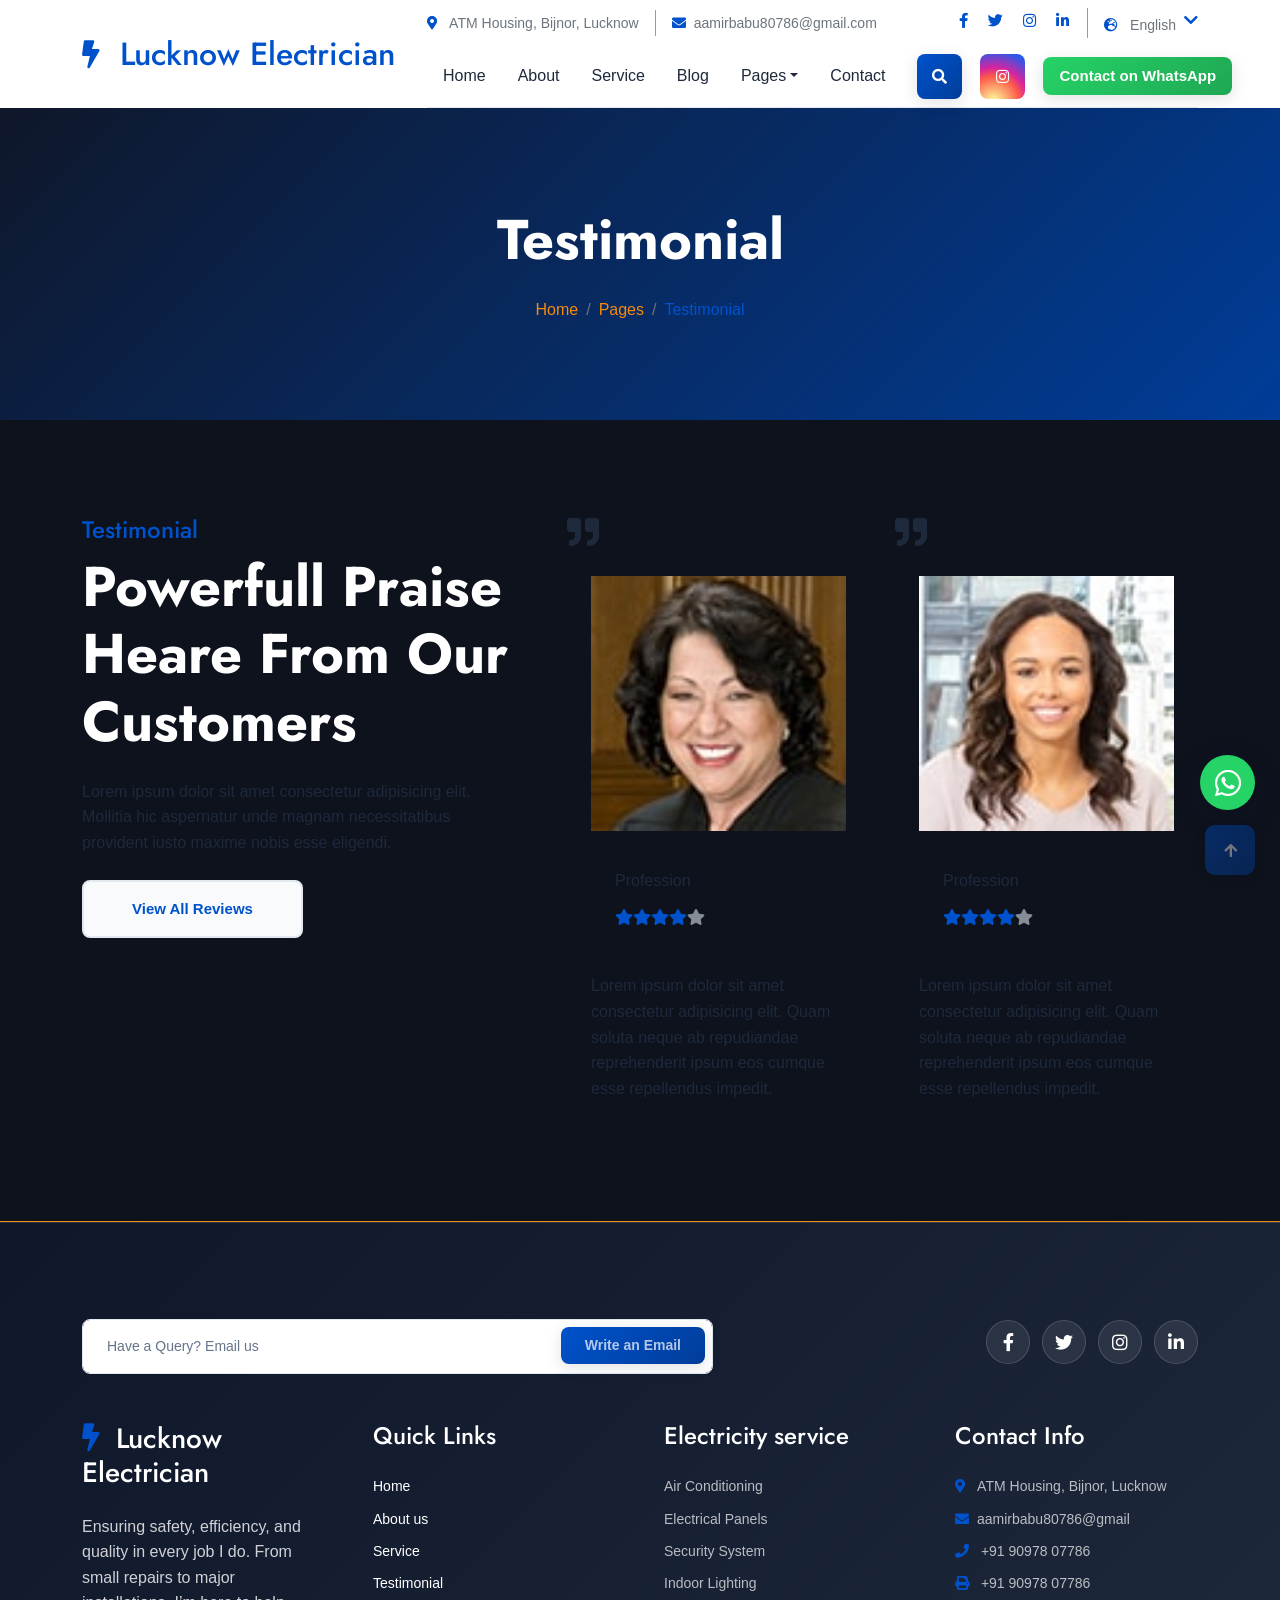
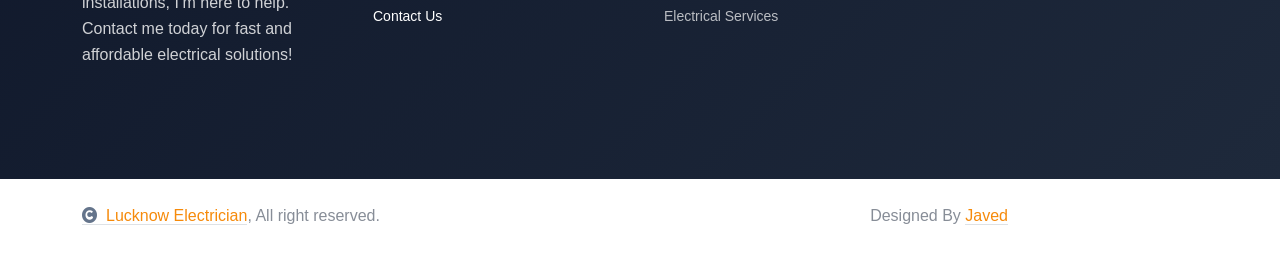
<file: electrical-website-template/testimonial.html>
<!DOCTYPE html>
<html lang="en">

    <head>
        <meta charset="utf-8">
        <link rel="icon" type="image/png" href="my_img/favicon.png">
        <title>Lucknow Electrician - Testimonials</title>
        <meta content="width=device-width, initial-scale=1.0" name="viewport">
        <meta content="testimonials, reviews" name="keywords">
        <meta content="Lucknow Electrician Testimonials - See what our satisfied customers say about our services." name="description">

        <!-- Google Web Fonts -->
        <link rel="preconnect" href="https://fonts.googleapis.com">
        <link rel="preconnect" href="https://fonts.gstatic.com" crossorigin>
        <link href="https://fonts.googleapis.com/css2?family=Inter:wght@100..900&family=Edu+TAS+Beginner:wght@400..700&family=Jost:ital,wght@0,100..900;1,100..900&display=swap" rel="stylesheet">

        <!-- Icon Font Stylesheet -->
        <link rel="stylesheet" href="https://use.fontawesome.com/releases/v5.15.4/css/all.css"/>
        <link href="https://cdn.jsdelivr.net/npm/bootstrap-icons@1.4.1/font/bootstrap-icons.css" rel="stylesheet">

        <!-- Libraries Stylesheet -->
        <link rel="stylesheet" href="lib/animate/animate.min.css"/>
        <link href="lib/owlcarousel/assets/owl.carousel.min.css" rel="stylesheet">


        <!-- Customized Bootstrap Stylesheet -->
        <link href="css/bootstrap.min.css" rel="stylesheet">

        <!-- Template Stylesheet -->
        <link href="css/style.css" rel="stylesheet">
    </head>

    <body>

        <!-- Spinner Start -->
        <div id="spinner" class="show bg-white position-fixed translate-middle w-100 vh-100 top-50 start-50 d-flex align-items-center justify-content-center">
            <div class="spinner-border text-primary" style="width: 3rem; height: 3rem;" role="status">
                <span class="sr-only">Loading...</span>
            </div>
        </div>
        <!-- Spinner End -->

        

        <!-- Navbar & Hero Start -->
        <div class="container-fluid header-top">
            <div class="container d-flex align-items-center">
                <div class="header-logo-col d-none d-lg-flex align-items-center h-100">
                    <a href="index.html" class="navbar-brand">
                        <h2 class="text-primary mb-0"><i class="fas fa-bolt"></i> Lucknow Electrician</h2>
                        <!-- <img src="img/logo.png" alt="Logo"> -->
                    </a>
                </div>
                <div class="w-100 h-100">
                    <div class="topbar px-0 py-2 d-none d-lg-block">
                        <div class="row gx-0 align-items-center">
                            <div class="col-lg-8 text-center text-lg-center mb-lg-0">
                                <div class="d-flex flex-wrap">
                                    <div class="border-end border-primary pe-3">
                                        <a href="https://maps.app.goo.gl/Aq4Q6rjsmGBbPMMo7?g_st=it" class="text-muted small" target="_blank" rel="noopener noreferrer"><i class="fas fa-map-marker-alt text-primary me-2"></i> ATM Housing, Bijnor, Lucknow</a>
                                    </div>
                                    <div class="ps-3">
                                        <a href="mailto:aamirbabu80786@gmail.com" class="text-muted small"><i class="fas fa-envelope text-primary me-2"></i>aamirbabu80786@gmail.com</a>
                                    </div>
                                </div>
                            </div>
                            <div class="col-lg-4 text-center text-lg-end">
                                <div class="d-flex justify-content-end">
                                    <div class="d-flex border-end border-primary pe-3">
                                        <a class="btn p-0 text-primary me-3" href="#"><i class="fab fa-facebook-f"></i></a>
                                        <a class="btn p-0 text-primary me-3" href="#"><i class="fab fa-twitter"></i></a>
                                        <a class="btn p-0 text-primary me-3" href="https://www.instagram.com/electrician09090" target="_blank" rel="noopener noreferrer"><i class="fab fa-instagram"></i></a>
                                        <a class="btn p-0 text-primary me-0" href="#"><i class="fab fa-linkedin-in"></i></a>
                                    </div>
                                    <div class="dropdown ms-3">
                                        <a href="#" id="languageDropdown" class="dropdown-toggle text-white" data-bs-toggle="dropdown" data-bs-auto-close="true" aria-expanded="false"><small class="text-body"><i class="fas fa-globe-europe text-primary me-2"></i> English</small></a>
                                        <div class="dropdown-menu" aria-labelledby="languageDropdown">
                                            <a href="#" class="dropdown-item language-item" data-lang="English">English</a>
                                            <a href="#" class="dropdown-item language-item" data-lang="Hindi">Hindi</a>
                                            <a href="#" class="dropdown-item language-item" data-lang="Bangla">Bangla</a>
                                            <a href="#" class="dropdown-item language-item" data-lang="French">French</a>
                                            <a href="#" class="dropdown-item language-item" data-lang="Spanish">Spanish</a>
                                        </div>
                                    </div>
                                </div>
                            </div>
                        </div>
                    </div>
                    <div class="nav-bar px-0 py-lg-0">
                        <nav class="navbar navbar-expand-lg navbar-light">
                            <div class="navbar-brand-block d-lg-none">
                                <a href="index.html" class="navbar-brand navbar-brand-2">
                                    <h2 class="text-primary mb-0"><i class="fas fa-bolt"></i> Lucknow Electrician</h2>
                                </a>
                                <a href="https://maps.app.goo.gl/Aq4Q6rjsmGBbPMMo7?g_st=it" class="navbar-location-link" target="_blank" rel="noopener noreferrer">
                                    <i class="fas fa-map-marker-alt text-primary me-1"></i>ATM Housing, Bijnor, Lucknow
                                </a>
                            </div>
                            <div class="navbar-mobile-tools d-flex d-lg-none align-items-center gap-2 ms-auto flex-shrink-0">
                                <a href="https://wa.me/919097807786" class="btn btn-primary btn-sm whatsapp nav-whatsapp-link navbar-whatsapp-mobile" target="_blank" rel="noopener noreferrer" aria-label="Contact on WhatsApp">
                                    <i class="fab fa-whatsapp"></i><span class="navbar-whatsapp-text ms-1">WhatsApp</span>
                                </a>
                                <button class="navbar-toggler" type="button" data-bs-toggle="collapse" data-bs-target="#navbarCollapse" aria-controls="navbarCollapse" aria-expanded="false" aria-label="Toggle navigation">
                                    <span class="navbar-toggler-icon"></span>
                                </button>
                            </div>
                            <div class="collapse navbar-collapse" id="navbarCollapse">
                                <div class="navbar-nav mx-0 mx-lg-auto bg-white">
                                    <a href="index.html" class="nav-item nav-link">Home</a>
                                    <a href="about.html" class="nav-item nav-link">About</a>
                                    <a href="service.html" class="nav-item nav-link">Service</a>
                                    <a href="blog.html" class="nav-item nav-link">Blog</a>
                                    <div class="nav-item dropdown active">
                                        <a href="#" class="nav-link" data-bs-toggle="dropdown">
                                            <span class="dropdown-toggle">Pages</span>
                                        </a>
                                        <div class="dropdown-menu">
                                            <a href="project.html" class="dropdown-item">Our projects</a>
                                            <!-- <a href="team.html" class="dropdown-item">Our team</a> -->
                                            <a href="testimonial.html" class="dropdown-item active">Testimonial</a>
                                            <a href="404.html" class="dropdown-item">404 Page</a>
                                        </div>
                                    </div>
                                    <a href="contact.html" class="nav-item nav-link">Contact</a>
                                    <div class="nav-btn ps-3 d-flex align-items-center">
                                        <button class="btn-search btn btn-primary btn-md-square mb-lg-0 flex-shrink-0" data-bs-toggle="modal" data-bs-target="#searchModal"><i class="fas fa-search"></i></button>
                                        <a href="https://www.instagram.com/electrician09090" class="btn btn-instagram btn-md-square ms-2 flex-shrink-0" target="_blank" rel="noopener noreferrer"><i class="fab fa-instagram"></i></a>
                                        <a href="https://wa.me/919097807786" class="btn btn-primary py-2 px-3 ms-2 whatsapp nav-whatsapp-link d-none d-lg-inline-block" target="_blank" rel="noopener noreferrer">Contact on WhatsApp</a>
                                    </div>
                                </div>
                            </div>
                        </nav>
                    </div>
                </div>
            </div>
        </div>
        <!-- Navbar & Hero End -->

        <!-- Modal Search Start -->
        <div class="modal fade" id="searchModal" tabindex="-1" aria-labelledby="searchModalLabel" aria-hidden="true">
            <div class="modal-dialog modal-dialog-centered">
                <div class="modal-content rounded-3">
                    <div class="modal-header">
                        <h5 class="modal-title" id="searchModalLabel">Search this site</h5>
                        <button type="button" class="btn-close" data-bs-dismiss="modal" aria-label="Close"></button>
                    </div>
                    <div class="modal-body">
                        <div class="input-group">
                            <input type="search" id="pageSearchInput" class="form-control p-3" placeholder="What are you looking for?" aria-describedby="search-button">
                            <button id="search-button" class="btn btn-primary input-group-text p-3" type="button">
                                <i class="fas fa-search"></i>
                            </button>
                        </div>
                        <div id="searchResults" class="mt-3 d-none"></div>
                    </div>
                </div>
            </div>
        </div>
        <!-- Modal Search End -->


        <!-- Header Start -->
        <div class="container-fluid bg-breadcrumb">
            <div class="container text-center py-5" style="max-width: 900px;">
                <h4 class="text-white display-4 mb-4 wow fadeInDown" data-wow-delay="0.1s">Testimonial</h4>
                <ol class="breadcrumb d-flex justify-content-center mb-0 wow fadeInDown" data-wow-delay="0.3s">
                    <li class="breadcrumb-item"><a href="index.html">Home</a></li>
                    <li class="breadcrumb-item"><a href="#">Pages</a></li>
                    <li class="breadcrumb-item active text-primary">Testimonial</li>
                </ol>    
            </div>
        </div>
        <!-- Header End -->


        <!-- Testimonial Start -->
        <div class="container-fluid testimonial bg-dark border-bottom border-primary py-5">
            <div class="container py-5">
                <div class="row g-5">
                    <div class="col-lg-6 col-xl-5 wow fadeInUp" data-wow-delay="0.2s">
                        <h4 class="text-primary">Testimonial</h4>
                        <h1 class="display-4 text-white mb-4">Powerfull Praise Heare From Our Customers</h1>
                        <p class="mb-4">Lorem ipsum dolor sit amet consectetur adipisicing elit. Mollitia hic aspernatur unde magnam necessitatibus provident iusto maxime nobis esse eligendi.
                        </p>
                        <a class="btn btn-light py-3 px-5" href="#">View All Reviews</a>
                    </div>
                    <div class="col-lg-6 col-xl-7 wow fadeInUp" data-wow-delay="0.4s">
                        <div class="owl-carousel testimonial-carousel">
                            <div class="testimonial-item">
                                <div class="testimonial-quote"><i class="fa fa-quote-right fa-2x"></i>
                                </div>
                                <div class="testimonial-inner p-4">
                                    <img src="img/testimonial-1.jpg" class="img-fluid" alt="">
                                    <div class="ms-4">
                                        <h4>Person Name</h4>
                                        <p>Profession</p>
                                        <div class="d-flex text-primary">
                                            <i class="fas fa-star"></i>
                                            <i class="fas fa-star"></i>
                                            <i class="fas fa-star"></i>
                                            <i class="fas fa-star"></i>
                                            <i class="fas fa-star text-body"></i>
                                        </div>
                                    </div>
                                </div>
                                <div class="customer-text p-4">
                                    <p class="mb-0">Lorem ipsum dolor sit amet consectetur adipisicing elit. Quam soluta neque ab repudiandae reprehenderit ipsum eos cumque esse repellendus impedit.</p>
                                </div>
                            </div>
                            <div class="testimonial-item">
                                <div class="testimonial-quote"><i class="fa fa-quote-right fa-2x"></i>
                                </div>
                                <div class="testimonial-inner p-4">
                                    <img src="img/testimonial-2.jpg" class="img-fluid" alt="">
                                    <div class="ms-4">
                                        <h4>Person Name</h4>
                                        <p>Profession</p>
                                        <div class="d-flex text-primary">
                                            <i class="fas fa-star"></i>
                                            <i class="fas fa-star"></i>
                                            <i class="fas fa-star"></i>
                                            <i class="fas fa-star"></i>
                                            <i class="fas fa-star text-body"></i>
                                        </div>
                                    </div>
                                </div>
                                <div class="customer-text p-4">
                                    <p class="mb-0">Lorem ipsum dolor sit amet consectetur adipisicing elit. Quam soluta neque ab repudiandae reprehenderit ipsum eos cumque esse repellendus impedit.</p>
                                </div>
                            </div>
                            <div class="testimonial-item">
                                <div class="testimonial-quote"><i class="fa fa-quote-right fa-2x"></i>
                                </div>
                                <div class="testimonial-inner p-4">
                                    <img src="img/testimonial-3.jpg" class="img-fluid" alt="">
                                    <div class="ms-4">
                                        <h4>Person Name</h4>
                                        <p>Profession</p>
                                        <div class="d-flex text-primary">
                                            <i class="fas fa-star"></i>
                                            <i class="fas fa-star"></i>
                                            <i class="fas fa-star"></i>
                                            <i class="fas fa-star"></i>
                                            <i class="fas fa-star text-body"></i>
                                        </div>
                                    </div>
                                </div>
                                <div class="customer-text p-4">
                                    <p class="mb-0">Lorem ipsum dolor sit amet consectetur adipisicing elit. Quam soluta neque ab repudiandae reprehenderit ipsum eos cumque esse repellendus impedit.</p>
                                </div>
                            </div>
                        </div>
                    </div>
                </div>
            </div>
         </div>
        <!-- Testimonial End -->

        <!-- Footer Start -->
        <div class="container-fluid footer bg-dark py-5 wow fadeIn" data-wow-delay="0.2s">
            <div class="container py-5">
                <div class="row g-5 mb-5 align-items-center">
                    <div class="col-lg-7">
                        <div class="position-relative mx-auto">
                            <input class="form-control w-100 py-3 ps-4 pe-5" type="text" placeholder="Have a Query? Email us">
                            <a href="mailto:aamirbabu80786@gmail.com" class="btn btn-primary position-absolute top-0 end-0 py-2 px-4 mt-2 me-2" role="button">Write an Email</a>
                        </div>
                    </div>
                    <div class="col-lg-5">
                        <div class="d-flex align-items-center justify-content-center justify-content-lg-end footer-social">
                            <a class="facebook" href="https://www.facebook.com/share/1Ap8kvxx7K/" target="_blank"><i class="fab fa-facebook-f"></i></a>
                            <a class="twitter" href="#"><i class="fab fa-twitter"></i></a>
                            <a class="instagram" href="https://www.instagram.com/electrician09090" target="_blank"><i class="fab fa-instagram"></i></a>
                            <a class="linkedin" href="#"><i class="fab fa-linkedin-in"></i></a>
                        </div>
                    </div>
                </div>
                <div class="row g-5">
                    <div class="col-md-6 col-lg-6 col-xl-3">
                        <div class="footer-item d-flex flex-column">
                            <div class="footer-item">
                                <h3 class="text-white mb-4"><i class="fas fa-bolt text-primary me-3"></i>Lucknow Electrician</h3>
                                <p class="mb-3">
                                Ensuring safety, efficiency, and quality in every job I do. From small repairs to major installations, I’m here to help. Contact me today for fast and affordable electrical solutions!
                                </p>
                            </div>
                        </div>
                    </div>
                    <div class="col-md-6 col-lg-6 col-xl-3">
                        <div class="footer-item d-flex flex-column">
                            <h4 class="text-white mb-4">Quick Links</h4>
                            <a href="index.html" class="text-white"> Home</a>
                            <a href="about.html" class="text-white"> About us</a>
                            <a href="service.html" class="text-white"> Service</a>
                            <a href="testimonial.html" class="text-white"> Testimonial</a>
                            <a href="contact.html" class="text-white"> Contact Us</a>
                        </div>
                    </div>
                    <div class="col-md-6 col-lg-6 col-xl-3">
                        <div class="footer-item d-flex flex-column">
                            <h4 class="text-white mb-4">Electricity service</h4>
                            <a href="#"> Air Conditioning</a>
                            <a href="#"> Electrical Panels</a>
                            <a href="#"> Security System</a>
                            <a href="#"> Indoor Lighting</a>
                            <a href="#"> Electrical Services</a>
                        </div>
                    </div>
                    <div class="col-md-6 col-lg-6 col-xl-3">
                        <div class="footer-item d-flex flex-column">
                            <h4 class="text-white mb-4">Contact Info</h4>
                            <a href="https://maps.app.goo.gl/Aq4Q6rjsmGBbPMMo7?g_st=it" target="_blank" rel="noopener noreferrer"><i class="fa fa-map-marker-alt text-primary me-2"></i> ATM Housing, Bijnor, Lucknow</a>
                            <a href="mailto:aamirbabu80786@gmail.com"><i class="fas fa-envelope text-primary me-2"></i>aamirbabu80786@gmail</a>
                            <a href="tel:+91 90978 07786"><i class="fas fa-phone text-primary me-2"></i> +91 90978 07786</a>
                            <a href="tel:+91 90978 07786" class="mb-3"><i class="fas fa-print text-primary me-2"></i> +91 90978 07786</a>
                        </div>
                    </div>
                </div>
            </div>
        </div>
        <!-- Footer End -->

        
        <!-- Copyright Start -->
        <div class="container-fluid copyright py-4">
            <div class="container">
                <div class="row g-4 align-items-center">
                    <div class="col-md-4 text-center text-md-start mb-md-0">
                        <span class="text-body"><a href="#" class="border-bottom text-black"><i class="fas fa-copyright text-light me-2"></i>Lucknow Electrician</a>, All right reserved.</span>
                    </div>
                    <div class="col-md-6 text-center text-md-end text-body">
                        Designed By <a class="border-bottom text-black" href="https://wa.me/918005206572">Javed</a>
                    </div>
                </div>
            </div>
        </div>
        <!-- Copyright End -->

         


        


        <!-- Back to Top -->
        <a href="#" class="btn btn-primary btn-lg-square back-to-top"><i class="fa fa-arrow-up"></i></a>   

        <!-- Floating WhatsApp Button -->
        <a href="https://wa.me/919097807786" class="floating-whatsapp" target="_blank" rel="noopener noreferrer">
            <i class="fab fa-whatsapp"></i>
        </a>

        
        <!-- JavaScript Libraries -->
        <script src="https://ajax.googleapis.com/ajax/libs/jquery/3.6.4/jquery.min.js"></script>
        <script src="https://cdn.jsdelivr.net/npm/bootstrap@5.0.0/dist/js/bootstrap.bundle.min.js"></script>
        <script src="lib/wow/wow.min.js"></script>
        <script src="lib/easing/easing.min.js"></script>
        <script src="lib/waypoints/waypoints.min.js"></script>
        <script src="lib/owlcarousel/owl.carousel.min.js"></script>
        

        <!-- Template Javascript -->
        <script src="js/main.js"></script>
    </body>

</html>
</file>
<file: electrical-website-template/css/style.css>
/* ===================================
   MODERN ELECTRICIAN WEBSITE CSS
   Professional & Clean Design
   ==================================== */

:root {
    --primary-color: #0052CC;
    --primary-dark: #003D99;
    --accent-color: #FFA500;
    --accent-light: #FFD700;
    --dark-bg: #0F172A;
    --dark-secondary: #1E293B;
    --light-bg: #F8FAFC;
    --text-dark: #1E293B;
    --text-light: #64748B;
    --border-color: #E2E8F0;
    --white: #FFFFFF;
    --shadow-sm: 0 2px 8px rgba(15, 23, 42, 0.08);
    --shadow-md: 0 4px 16px rgba(15, 23, 42, 0.12);
    --shadow-lg: 0 8px 32px rgba(15, 23, 42, 0.16);
}

* {
    margin: 0;
    padding: 0;
    box-sizing: border-box;
}

html, body {
    font-family: 'Segoe UI', Tahoma, Geneva, Verdana, sans-serif;
    color: var(--text-dark);
    background-color: var(--white);
    line-height: 1.6;
}

/* SPINNER */
#spinner {
    opacity: 0;
    visibility: hidden;
    transition: opacity 0.5s ease-out, visibility 0s linear 0.5s;
    z-index: 99999;
    background: rgba(15, 23, 42, 0.95);
}

#spinner.show {
    visibility: visible;
    opacity: 1;
}

.spinner-border {
    border-color: var(--accent-color) !important;
}

/* BACK TO TOP */
.back-to-top {
    position: fixed;
    right: 25px;
    bottom: 25px;
    width: 45px;
    height: 45px;
    border-radius: 50%;
    background: var(--primary-color);
    color: var(--white);
    display: flex;
    align-items: center;
    justify-content: center;
    font-size: 18px;
    box-shadow: var(--shadow-lg);
    transition: all 0.3s ease;
    z-index: 99;
}

.back-to-top:hover {
    background: var(--accent-color);
    transform: translateY(-3px);
}

/* BUTTONS */
.btn {
    font-weight: 600;
    transition: all 0.3s ease;
    border-radius: 8px;
    padding: 10px 24px;
    font-size: 15px;
    border: 2px solid transparent;
    cursor: pointer;
}

.btn:hover {
    transform: translateY(-2px);
}

.btn-square { width: 40px; height: 40px; padding: 0; border-radius: 8px; }
.btn-sm-square { width: 36px; height: 36px; padding: 0; border-radius: 6px; }
.btn-md-square { width: 45px; height: 45px; padding: 0; border-radius: 8px; }
.btn-lg-square { width: 50px; height: 50px; padding: 0; border-radius: 10px; }
.btn-xl-square { width: 60px; height: 60px; padding: 0; border-radius: 12px; }

.btn-square, .btn-sm-square, .btn-md-square, .btn-lg-square, .btn-xl-square {
    display: flex;
    align-items: center;
    justify-content: center;
    font-weight: normal;
}

.btn-primary {
    background: linear-gradient(135deg, var(--primary-color) 0%, var(--primary-dark) 100%);
    color: var(--white);
    border: none;
    box-shadow: var(--shadow-md);
}

.btn-primary:hover {
    background: linear-gradient(135deg, var(--primary-dark) 0%, #002566 100%);
    box-shadow: var(--shadow-lg);
}

.btn-primary.whatsapp {
    background: linear-gradient(135deg, #25D366 0%, #1fa754 100%);
}

.btn-primary.whatsapp:hover {
    background: linear-gradient(135deg, #1fa754 0%, #0fa040 100%);
}

.btn-light {
    background: var(--light-bg);
    color: var(--primary-color);
    border: 2px solid var(--border-color);
}

.btn-light:hover {
    background: var(--primary-color);
    color: var(--white);
    border-color: var(--primary-color);
}

.btn-accent {
    background: var(--accent-color);
    color: var(--white);
}

.btn-accent:hover {
    background: var(--accent-light);
    color: var(--dark-bg);
}

.experience-box {
    background: linear-gradient(135deg, var(--dark-bg) 0%, var(--primary-dark) 100%) !important;
    border-left: 4px solid var(--primary-color);
    box-shadow: var(--shadow-lg);
    color: var(--white) !important;
}

.experience-box h4 {
    color: var(--white) !important;
}

/* HEADER & NAVBAR */
.header-top {
    background: var(--white);
    border-bottom: none;
    padding: 0;
    height: auto !important;
}

.header-top::after {
    display: none !important;
}

.header-top::before {
    display: none !important;
}

.header-top .topbar {
    display: flex;
    align-items: center;
    justify-content: space-between;
    height: 50px;
}

.header-top .navbar-brand {
    font-size: 24px;
    font-weight: 700;
    color: var(--primary-color);
    text-decoration: none;
    display: flex;
    align-items: center;
    height: 100%;
    padding: 0 !important;
}

.header-top .navbar-brand i {
    font-size: 28px;
    margin-right: 10px;
}

.header-top .navbar-brand::before,
.header-top .navbar-brand::after,
.navbar-brand-2::before,
.navbar-brand-2::after {
    display: none !important;
}

.header-top .topbar .dropdown-toggle::after {
    border: none;
    content: "\f078";
    font-family: "Font Awesome 5 Free";
    font-weight: 600;
    margin-left: 8px;
    color: var(--primary-color);
    transition: all 0.3s ease;
}

.header-top .topbar .dropdown:hover .dropdown-toggle::after {
    transform: rotate(180deg);
}

.header-top .topbar .dropdown-menu {
    background: var(--white);
    border: 1px solid var(--border-color);
    border-radius: 8px;
    box-shadow: var(--shadow-lg);
    padding: 8px;
    transform: none !important;
    visibility: visible !important;
    opacity: 1 !important;
}

.header-top .topbar .dropdown-menu .dropdown-item {
    border-radius: 6px;
    padding: 8px 12px;
    color: var(--text-dark);
    transition: all 0.3s ease;
}

.header-top .topbar .dropdown-menu .dropdown-item:hover {
    background: linear-gradient(135deg, var(--primary-color) 0%, var(--primary-dark) 100%);
    color: var(--white);
}

.nav-bar {
    background: var(--white);
    border-bottom: 1px solid var(--border-color);
}

.navbar {
    background: transparent;
    padding: 15px 0;
    width: 100%;
}

.navbar-collapse {
    flex-grow: 1;
}

@media (min-width: 992px) {
    .navbar-expand-lg .navbar-collapse {
        display: flex !important;
    }
}

.navbar .navbar-nav {
    display: flex !important;
    align-items: center;
    flex-wrap: nowrap;
    width: 100%;
    margin-left: auto !important;
    margin-right: 0 !important;
}

.navbar .nav-item {
    margin: 0;
    white-space: nowrap;
    flex-shrink: 0;
}

.navbar .nav-btn {
    display: flex !important;
    align-items: center;
    gap: 10px;
    margin-left: auto;
    flex-shrink: 0;
}

.navbar .nav-link {
    color: var(--text-dark) !important;
    font-weight: 500;
    padding: 8px 16px !important;
    border-radius: 6px;
    transition: all 0.3s ease;
    position: relative;
}

.navbar .nav-link::after {
    content: '';
    position: absolute;
    width: 0;
    height: 2px;
    bottom: 0;
    left: 50%;
    background: var(--accent-color);
    transition: all 0.3s ease;
    transform: translateX(-50%);
}

.navbar .nav-link:hover,
.navbar .nav-link.active {
    color: var(--primary-color) !important;
}

.navbar .nav-link:hover::after,
.navbar .nav-link.active::after {
    width: 60%;
}

/* Override Bootstrap's navbar defaults */
.navbar-expand-lg .navbar-nav {
    flex-direction: row;
}

.navbar-light .navbar-nav .nav-link {
    color: var(--text-dark) !important;
}

.navbar .dropdown-menu {
    background: var(--white);
    border: 1px solid var(--border-color);
    border-radius: 8px;
    box-shadow: var(--shadow-lg);
    padding: 8px;
}

.navbar .dropdown-item {
    color: var(--text-dark);
    border-radius: 6px;
    transition: all 0.3s ease;
}

.navbar .dropdown-item:hover {
    background: linear-gradient(135deg, var(--primary-color) 0%, var(--primary-dark) 100%);
    color: var(--white) !important;
}

.navbar-brand-2 {
    font-weight: 700;
    color: var(--primary-color);
    text-decoration: none;
    white-space: nowrap;
}

.navbar-brand-2 h1,
.navbar-brand-2 h2 {
    font-size: 1.25rem;
    margin: 0;
}

.navbar-toggler {
    border: 1px solid var(--border-color);
    padding: 0.4rem 0.65rem;
    border-radius: 8px;
}

.navbar-toggler:focus {
    box-shadow: 0 0 0 0.2rem rgba(0, 82, 204, 0.25);
}

.navbar-toggler .fa {
    color: var(--primary-color);
    font-size: 22px;
}

@media (max-width: 991.98px) {
    .header-top {
        overflow: visible;
        padding: 0;
        border-bottom: none;
    }

    .header-top .container.d-flex {
        flex-direction: column;
        align-items: stretch !important;
    }

    .header-top .header-logo-col {
        display: none !important;
    }

    .header-top .w-100.h-100 {
        height: auto !important;
        min-height: 0 !important;
    }

    .header-top .topbar {
        display: none !important;
        height: 0 !important;
        min-height: 0 !important;
        padding: 0 !important;
        margin: 0 !important;
        overflow: hidden;
    }

    .nav-bar {
        height: auto !important;
        min-height: 0;
        margin-bottom: 0;
        padding-bottom: 0;
    }

    .nav-bar .navbar {
        padding: 8px 0 4px;
        margin-bottom: 0;
        width: 100%;
        flex-wrap: wrap;
        align-items: flex-start;
        justify-content: space-between !important;
    }

    .navbar-brand-block {
        flex: 1 1 auto;
        min-width: 0;
        max-width: calc(100% - 6.75rem);
        margin-right: 0.5rem;
        order: 1;
    }

    .navbar-brand-block .navbar-brand-2 {
        display: block;
        padding: 0;
        margin: 0;
        max-width: 100%;
        overflow: hidden;
        text-overflow: ellipsis;
    }

    .navbar-brand-block .navbar-brand-2 h1,
    .navbar-brand-block .navbar-brand-2 h2 {
        font-size: 1.1rem;
        overflow: hidden;
        text-overflow: ellipsis;
        white-space: nowrap;
        margin-bottom: 0;
    }

    .navbar-location-link {
        display: block;
        font-size: 0.72rem;
        color: var(--text-light);
        text-decoration: none;
        margin-top: 2px;
        line-height: 1.3;
        white-space: nowrap;
        overflow: hidden;
        text-overflow: ellipsis;
    }

    .navbar-location-link:hover {
        color: var(--primary-color);
    }

    .navbar-location-link i {
        font-size: 0.7rem;
    }

    .navbar-mobile-tools {
        --navbar-mobile-btn-size: 46px;
        order: 2;
        z-index: 5;
        gap: 0.5rem !important;
        margin-top: 2px;
    }

    .navbar-mobile-tools .navbar-toggler,
    .navbar-mobile-tools .navbar-whatsapp-mobile {
        width: var(--navbar-mobile-btn-size);
        height: var(--navbar-mobile-btn-size);
        min-width: var(--navbar-mobile-btn-size);
        padding: 0;
        display: inline-flex !important;
        align-items: center;
        justify-content: center;
        border-radius: 8px;
        flex-shrink: 0;
        box-sizing: border-box;
    }

    .navbar-mobile-tools .navbar-whatsapp-mobile {
        font-size: 1.35rem;
        line-height: 1;
    }

    .navbar-mobile-tools .navbar-whatsapp-mobile .navbar-whatsapp-text {
        display: none !important;
    }

    .navbar-mobile-tools .navbar-whatsapp-mobile .fa-whatsapp {
        margin: 0 !important;
    }

    .navbar-mobile-tools .navbar-toggler .navbar-toggler-icon {
        width: 1.35em;
        height: 1.35em;
    }

    .navbar-expand-lg .navbar-toggler {
        display: flex !important;
        align-items: center;
        justify-content: center;
        flex: 0 0 auto;
        margin-left: 0;
    }

    .nav-btn .nav-whatsapp-link {
        display: none !important;
    }

    .navbar-expand-lg .navbar-collapse {
        flex-grow: 0;
        flex-basis: auto;
    }

    .navbar-expand-lg .navbar-collapse:not(.show):not(.collapsing) {
        display: none !important;
        height: 0 !important;
        min-height: 0 !important;
        padding: 0 !important;
        margin: 0 !important;
        overflow: hidden !important;
        border: 0 !important;
    }

    .navbar-collapse {
        order: 3;
        width: 100%;
        flex-basis: 100%;
        flex-direction: column !important;
        padding: 0;
        margin: 0;
    }

    .navbar-collapse.show,
    .navbar-collapse.collapsing {
        padding-top: 0.25rem;
        padding-bottom: 0;
    }

    .navbar .navbar-nav {
        flex-direction: column !important;
        align-items: flex-start !important;
        padding: 0.25rem 0 0;
        margin: 0;
        width: 100%;
        margin-left: 0 !important;
    }

    .navbar .navbar-nav.bg-white {
        padding-bottom: 0;
        margin-bottom: 0;
    }

    .navbar .nav-item {
        margin: 2px 0;
        width: 100%;
    }

    .navbar .nav-link {
        padding: 8px 16px !important;
        display: block;
    }

    .navbar .nav-btn {
        flex-direction: row !important;
        align-items: center;
        margin: 0 !important;
        padding: 0.15rem 0 0 !important;
        width: 100%;
    }

    .navbar .nav-btn .btn-search {
        margin: 0 !important;
    }

    .navbar .nav-item:last-child,
    .navbar .nav-btn:last-child {
        margin-bottom: 0 !important;
    }
}

@media (min-width: 992px) {
    .navbar-brand-block.d-lg-none {
        display: none !important;
    }

    .header-top .container.d-flex {
        align-items: stretch;
    }

    .header-top .header-logo-col {
        padding-right: 1rem;
    }

    .header-top .topbar {
        height: auto;
        min-height: 42px;
        padding-top: 0.5rem;
        padding-bottom: 0.5rem;
    }

    .nav-bar {
        margin: 0;
        padding: 0;
    }

    .nav-bar .navbar {
        padding: 0.5rem 0;
        min-height: 0;
        align-items: center;
    }

    .navbar-expand-lg .navbar-collapse {
        padding: 0;
        margin: 0;
        align-items: center;
    }

    .navbar .navbar-nav {
        padding: 0;
        margin: 0;
        align-items: center;
    }

    .navbar .nav-btn {
        padding-top: 0 !important;
        padding-bottom: 0 !important;
        margin: 0;
        align-items: center;
    }

    .navbar .nav-btn .btn-search {
        margin: 0 !important;
    }
}

/* HERO SECTION */
.hero-section {
    background: linear-gradient(135deg, var(--dark-bg) 0%, var(--primary-dark) 100%);
    position: relative;
    min-height: 100vh;
    display: flex;
    align-items: center;
    overflow: hidden;
    padding: 100px 0;
}

.hero-section::before {
    content: '';
    position: absolute;
    top: -50%;
    right: -10%;
    width: 500px;
    height: 500px;
    border-radius: 50%;
    background: radial-gradient(circle, var(--accent-color) 0%, transparent 70%);
    opacity: 0.1;
}

.hero-bg-half-1,
.hero-bg-half-2,
.hero-shape-1,
.hero-shape-2,
.hero-shape-1::before,
.hero-shape-2::after,
.banner::before,
.banner::after,
.banner .banner-design-1,
.banner .banner-design-2 {
    display: none !important;
}

.hero-content {
    position: relative;
    z-index: 2;
    color: var(--white);
}

.hero-content h1 {
    font-size: 48px;
    font-weight: 700;
    margin-bottom: 20px;
    line-height: 1.2;
}

.hero-content .highlight {
    color: var(--accent-color);
}

.hero-content p {
    font-size: 18px;
    margin-bottom: 30px;
    color: rgba(255, 255, 255, 0.9);
    line-height: 1.8;
}

.carousel-caption {
    position: absolute;
    top: 0;
    left: 0;
    right: 0;
    bottom: 0;
    display: flex;
    align-items: center;
    text-align: center;
    z-index: 2;
}

.carousel-caption .container {
    width: 100%;
}

.header-carousel .header-carousel-item {
    background-size: cover !important;
    background-position: center center !important;
    background-repeat: no-repeat !important;
    width: 100% !important;
    position: relative;
}

.header-carousel .header-carousel-item::after {
    content: "";
    position: absolute;
    width: 100%;
    height: 100%;
    top: 0;
    left: 0;
    background: rgba(0, 61, 153, 0.30);
    z-index: 1;
}

/* Specific styles for Desktop Carousel */
.header-carousel-desktop .header-carousel-item {
    /* Add desktop-specific overrides here */
}

.header-carousel-desktop .carousel-item-1 {
}

/* Specific styles for Mobile Carousel */
.header-carousel-mobile .header-carousel-item {
    /* Add mobile-specific overrides here */
}

.header-carousel .carousel-item-1 {
    background-image: url('../my_img/jhalar_main.png') !important;
    background-position: right top !important;
}

.header-carousel .carousel-item-2 {
    background-image: url('../my_img/1.jpg') !important;
}

/* Carousel custom prev/next buttons (left & right, vertically centered) */
.header-carousel-wrap,
.carousel-wrap {
    position: relative;
    overflow: hidden !important;
}

.header-carousel.owl-carousel .owl-nav,
.service-carousel.owl-carousel .owl-nav {
    display: none !important;
}

.carousel-custom-nav {
    position: absolute;
    top: 50%;
    z-index: 100;
    transform: translateY(-50%);
    width: 44px;
    height: 44px;
    padding: 0;
    border: 1px solid rgba(255, 255, 255, 0.28);
    border-radius: 50%;
    background: rgba(255, 255, 255, 0.14);
    color: rgba(255, 255, 255, 0.85);
    display: flex;
    align-items: center;
    justify-content: center;
    font-size: 1rem;
    line-height: 1;
    cursor: pointer;
    box-shadow: none;
    backdrop-filter: blur(6px);
    -webkit-backdrop-filter: blur(6px);
    opacity: 0.85;
    transition: background 0.25s ease, border-color 0.25s ease, opacity 0.25s ease;
    -webkit-tap-highlight-color: transparent;
}

.carousel-custom-nav i {
    color: rgba(255, 255, 255, 0.9);
    pointer-events: none;
    font-size: 0.95rem;
}

.carousel-custom-nav:hover {
    background: rgba(255, 255, 255, 0.24);
    border-color: rgba(255, 255, 255, 0.45);
    opacity: 1;
    transform: translateY(-50%);
    box-shadow: none;
}

.carousel-custom-nav:hover i {
    color: #ffffff;
}

/* Service carousels – light background, softer neutral buttons */
.carousel-wrap:not(.header-carousel-wrap) .carousel-custom-nav {
    background: rgba(255, 255, 255, 0.75);
    border: 1px solid rgba(15, 23, 42, 0.1);
    color: var(--text-light);
    opacity: 0.9;
}

.carousel-wrap:not(.header-carousel-wrap) .carousel-custom-nav i {
    color: var(--text-light);
    font-size: 0.9rem;
}

.carousel-wrap:not(.header-carousel-wrap) .carousel-custom-nav:hover {
    background: rgba(255, 255, 255, 0.92);
    border-color: rgba(15, 23, 42, 0.15);
    opacity: 1;
}

.carousel-wrap:not(.header-carousel-wrap) .carousel-custom-nav:hover i {
    color: var(--primary-color);
}

.carousel-custom-prev {
    left: 20px;
}

.carousel-custom-next {
    right: 20px;
}

@media (max-width: 768px) {
    .carousel-custom-nav {
        width: 40px;
        height: 40px;
        font-size: 0.9rem;
    }

    .carousel-custom-prev {
        left: 10px;
    }

    .carousel-custom-next {
        right: 10px;
    }
}

@media (max-width: 768px) {
    .display-1 { font-size: 3rem; }
    .display-2 { font-size: 2.5rem; }
    .display-3 { font-size: 2.2rem; }
    .display-4 { font-size: 2rem; }
    
    .header-carousel .header-carousel-item {
        min-height: 550px !important;
        display: flex;
        align-items: center;
    }

    .hero-section, .page-header { 
        padding: 100px 0 60px 0 !important;
        justify-content: center;
    }
    .hero-section p {
        font-size: 1rem !important;
    }
    .carousel-caption {
        position: relative;
        bottom: 0;
        padding: 0 50px !important;
        left: 0 !important;
        right: 0 !important;
        width: 100% !important;
        z-index: 2;
    }
    .carousel-custom-nav {
        top: 50% !important;
        bottom: auto !important;
        transform: translateY(-50%) !important;
        z-index: 10;
    }
    .carousel-custom-prev {
        left: 5px !important;
    }
    .carousel-custom-next {
        right: 5px !important;
    }
}

@media (max-width: 576px) {
    .hero-section .display-2 {
        font-size: 2rem;
    }
    .hero-section .display-1 {
        font-size: 2.5rem;
    }
    .hero-section {
        padding: 80px 0 40px 0;
    }
}

/* BREADCRUMB */
.bg-breadcrumb {
    background: linear-gradient(135deg, var(--dark-bg) 0%, var(--primary-dark) 100%);
    padding: 50px 0;
    color: var(--white);
}

@media (max-width: 768px) {
    .bg-breadcrumb {
        padding: 80px 0 40px 0;
    }
    .bg-breadcrumb .display-4 {
        font-size: 2.2rem;
    }
}

/* SECTIONS */
section { padding: 60px 0; }
.section-title { font-size: 36px; font-weight: 700; margin-bottom: 15px; color: var(--text-dark); }
.section-subtitle { color: var(--text-light); font-size: 16px; margin-bottom: 40px; }
.title-divider { width: 60px; height: 4px; background: linear-gradient(90deg, var(--primary-color) 0%, var(--accent-color) 100%); border-radius: 2px; margin-bottom: 20px; }

/* PROJECTS */
.projects-icon {
    background: linear-gradient(135deg, var(--primary-color) 0%, var(--primary-dark) 100%) !important;
    transition: all 0.3s ease;
}

.nav-item a:hover .projects-icon,
.nav-item a.active .projects-icon {
    background: linear-gradient(135deg, var(--accent-color) 0%, var(--accent-light) 100%) !important;
}

/* SERVICE CARDS */
.service-card {
    background: var(--white);
    border: 1px solid var(--border-color);
    border-radius: 12px;
    padding: 30px;
    transition: all 0.3s ease;
    text-align: center;
    height: 100%;
}

.service-card:hover {
    border-color: var(--accent-color);
    box-shadow: var(--shadow-lg);
    transform: translateY(-8px);
}

.service-card .icon {
    width: 70px;
    height: 70px;
    margin: 0 auto 20px;
    background: linear-gradient(135deg, var(--primary-color) 0%, var(--primary-dark) 100%);
    border-radius: 12px;
    display: flex;
    align-items: center;
    justify-content: center;
    font-size: 32px;
    color: var(--white);
}

.service-card:hover .icon {
    background: linear-gradient(135deg, var(--accent-color) 0%, var(--accent-light) 100%);
}

.service-card h5 { font-size: 18px; font-weight: 600; margin-bottom: 15px; color: var(--text-dark); }
.service-card p { color: var(--text-light); font-size: 14px; line-height: 1.8; margin-bottom: 20px; }

/* BLOG CARDS */
.blog-card {
    background: var(--white);
    border: 1px solid var(--border-color);
    border-radius: 12px;
    overflow: hidden;
    transition: all 0.3s ease;
}

.blog-card:hover {
    box-shadow: var(--shadow-lg);
    transform: translateY(-8px);
}

.blog-card img {
    width: 100%;
    height: 250px;
    object-fit: cover;
    transition: transform 0.3s ease;
}

.blog-card:hover img {
    transform: scale(1.05);
}

.blog-content { padding: 25px; }
.blog-date { color: var(--accent-color); font-size: 13px; font-weight: 600; margin-bottom: 10px; }
.blog-card h5 { font-size: 18px; font-weight: 600; margin-bottom: 12px; color: var(--text-dark); line-height: 1.5; }
.blog-card p { color: var(--text-light); font-size: 14px; margin-bottom: 15px; line-height: 1.8; }

.blog-item img {
    width: 100%;
    height: 250px;
    object-fit: cover;
}

/* TEAM CARDS */
.team-card {
    background: var(--white);
    border: 1px solid var(--border-color);
    border-radius: 12px;
    overflow: hidden;
    text-align: center;
    transition: all 0.3s ease;
}

.team-card:hover {
    box-shadow: var(--shadow-lg);
    border-color: var(--accent-color);
}

.team-card img { width: 100%; height: 280px; object-fit: cover; transition: transform 0.3s ease; }
.team-card:hover img { transform: scale(1.05); }
.team-info { padding: 25px; }
.team-card h5 { font-size: 18px; font-weight: 600; margin-bottom: 5px; color: var(--text-dark); }
.team-card .position { color: var(--accent-color); font-size: 13px; font-weight: 600; margin-bottom: 15px; }
.team-card p { color: var(--text-light); font-size: 14px; margin-bottom: 15px; }

.team-social { display: flex; gap: 10px; justify-content: center; }
.team-social a {
    width: 36px;
    height: 36px;
    background: var(--light-bg);
    border-radius: 50%;
    display: flex;
    align-items: center;
    justify-content: center;
    color: var(--primary-color);
    text-decoration: none;
    transition: all 0.3s ease;
}

.team-social a:hover {
    background: var(--primary-color);
    color: var(--white);
}

/* TESTIMONIALS */
.testimonial-card {
    background: var(--light-bg);
    border: 1px solid var(--border-color);
    border-left: 4px solid var(--accent-color);
    border-radius: 8px;
    padding: 30px;
    transition: all 0.3s ease;
}

.testimonial-card:hover { box-shadow: var(--shadow-md); }
.testimonial-rating { color: var(--accent-color); font-size: 14px; margin-bottom: 15px; }
.testimonial-text { color: var(--text-dark); font-size: 15px; line-height: 1.8; margin-bottom: 20px; font-style: italic; }

.testimonial-author { display: flex; align-items: center; gap: 15px; }
.testimonial-author img { width: 50px; height: 50px; border-radius: 50%; object-fit: cover; }
.testimonial-author h6 { font-size: 15px; font-weight: 600; margin-bottom: 3px; color: var(--text-dark); }
.testimonial-author .title { color: var(--text-light); font-size: 13px; }

/* FORMS */
.form-control, .form-select {
    border: 1px solid var(--border-color);
    border-radius: 8px;
    padding: 12px 15px;
    font-size: 14px;
    transition: all 0.3s ease;
}

.form-control:focus, .form-select:focus {
    border-color: var(--primary-color);
    box-shadow: 0 0 0 0.2rem rgba(0, 82, 204, 0.15);
}

.form-control::placeholder { color: var(--text-light); }

/* ACCORDION */
.accordion-button {
    background: var(--light-bg);
    border: 1px solid var(--border-color);
    border-radius: 8px !important;
    font-weight: 600;
    color: var(--text-dark);
    padding: 15px 20px;
    transition: all 0.3s ease;
}

.accordion-button:not(.collapsed) {
    background: linear-gradient(135deg, var(--primary-color) 0%, var(--primary-dark) 100%);
    color: var(--white);
    box-shadow: none;
}

.accordion-button:focus {
    border-color: var(--primary-color);
    box-shadow: 0 0 0 0.25rem rgba(0, 82, 204, 0.15);
}

.accordion-body { padding: 20px; color: var(--text-dark); }

/* FOOTER */
.footer {
    background: linear-gradient(135deg, var(--dark-bg) 0%, var(--dark-secondary) 100%);
    color: rgba(255, 255, 255, 0.8);
    padding: 60px 0 0;
    border-top: 1px solid rgba(255, 255, 255, 0.1);
}

.footer-section h5 { color: var(--white); font-weight: 600; margin-bottom: 20px; font-size: 16px; }
.footer a { color: rgba(255, 255, 255, 0.7); text-decoration: none; transition: all 0.3s ease; display: block; margin-bottom: 10px; font-size: 14px; }
.footer a:hover { color: var(--accent-color); padding-left: 5px; }

.footer-divider { height: 1px; background: rgba(255, 255, 255, 0.1); margin: 30px 0; }

.footer-bottom {
    background: rgba(0, 0, 0, 0.3);
    padding: 20px 0;
    border-top: 1px solid rgba(255, 255, 255, 0.1);
}

.footer-bottom p { margin: 0; font-size: 13px; color: rgba(255, 255, 255, 0.6); }

.footer-social { display: flex; gap: 12px; }
.footer-social a {
    width: 44px;
    height: 44px;
    background: rgba(255, 255, 255, 0.08);
    border: 1px solid rgba(255, 255, 255, 0.15);
    border-radius: 50%;
    display: flex;
    align-items: center;
    justify-content: center;
    color: var(--white);
    text-decoration: none;
    transition: all 0.3s cubic-bezier(0.4, 0, 0.2, 1);
    font-size: 18px;
}

.footer-social a:hover {
    background: var(--primary-color);
    border-color: var(--primary-color);
    color: var(--white);
    transform: translateY(-5px);
    box-shadow: 0 5px 15px rgba(0, 82, 204, 0.4);
}

.footer-social a.facebook:hover { background: #1877F2; border-color: #1877F2; }
.footer-social a.twitter:hover { background: #1DA1F2; border-color: #1DA1F2; }
.footer-social a.instagram:hover { background: linear-gradient(45deg, #f09433 0%,#e6683c 25%,#dc2743 50%,#cc2366 75%,#bc1888 100%); border-color: transparent; }
.footer-social a.linkedin:hover { background: #0077b5; border-color: #0077b5; }

/* INSTAGRAM NAVBAR BUTTON */
.btn-instagram {
    background: radial-gradient(circle at 30% 107%, #fdf497 0%, #fdf497 5%, #fd5949 45%,#d6249f 60%,#285AEB 90%) !important;
    color: var(--white) !important;
    border: none !important;
    transition: all 0.3s ease !important;
}

.btn-instagram:hover {
    transform: scale(1.1);
    box-shadow: 0 4px 12px rgba(214, 36, 159, 0.4);
}

/* SCROLLBAR */
.section-bg-light { background: var(--light-bg); }
.section-bg-dark { background: linear-gradient(135deg, var(--dark-bg) 0%, var(--dark-secondary) 100%); color: var(--white); }
.text-primary { color: var(--primary-color) !important; }
.text-accent { color: var(--accent-color) !important; }
.text-light { color: var(--text-light) !important; }

/* SCROLLBAR */
::-webkit-scrollbar { width: 8px; }
::-webkit-scrollbar-track { background: var(--light-bg); }
::-webkit-scrollbar-thumb { background: var(--primary-color); border-radius: 4px; }
::-webkit-scrollbar-thumb:hover { background: var(--accent-color); }

/* FLOATING WHATSAPP BUTTON */
.floating-whatsapp {
    position: fixed;
    bottom: 90px; /* Adjusted to maintain spacing from the back-to-top button */
    right: 25px;
    width: 55px; /* Increased from 45px to be more prominent */
    height: 55px;
    background-color: #25d366;
    color: #fff;
    border-radius: 50%;
    text-align: center;
    font-size: 30px; /* Increased from 24px */
    box-shadow: var(--shadow-lg);
    z-index: 1000;
    display: flex;
    align-items: center;
    justify-content: center;
    transition: all 0.3s ease;
    text-decoration: none;
}

.floating-whatsapp:hover {
    background-color: #128c7e;
    transform: translateY(-5px); /* Slightly more lift on hover */
    color: #fff;
}

@media (max-width: 768px) {
    .floating-whatsapp {
        width: 50px;
        height: 50px;
        font-size: 26px;
        bottom: 85px;
        right: 25px;
    }
}

@media (max-width: 768px) {
    section { padding: 40px 0; }
    .section-title { font-size: 28px; }
    .service-card, .blog-card, .team-card { margin-bottom: 20px; }
}
</file>
